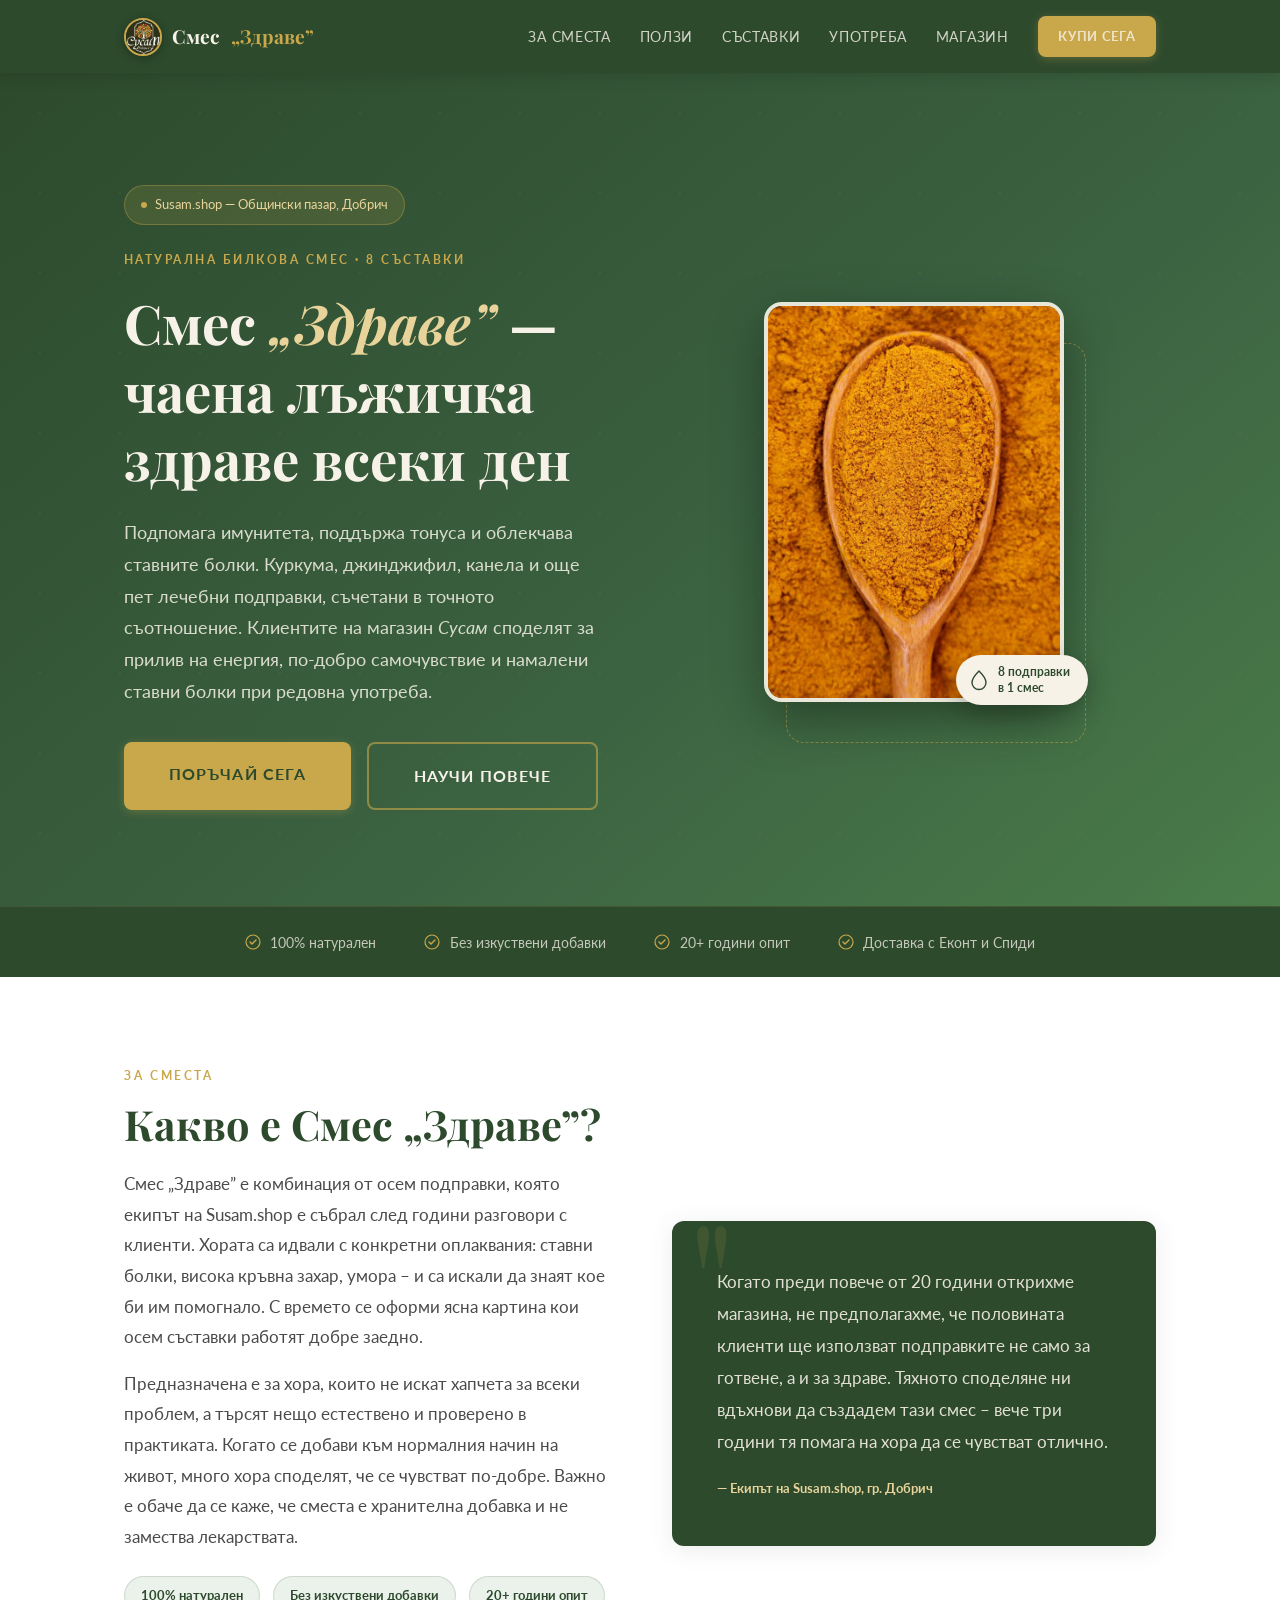
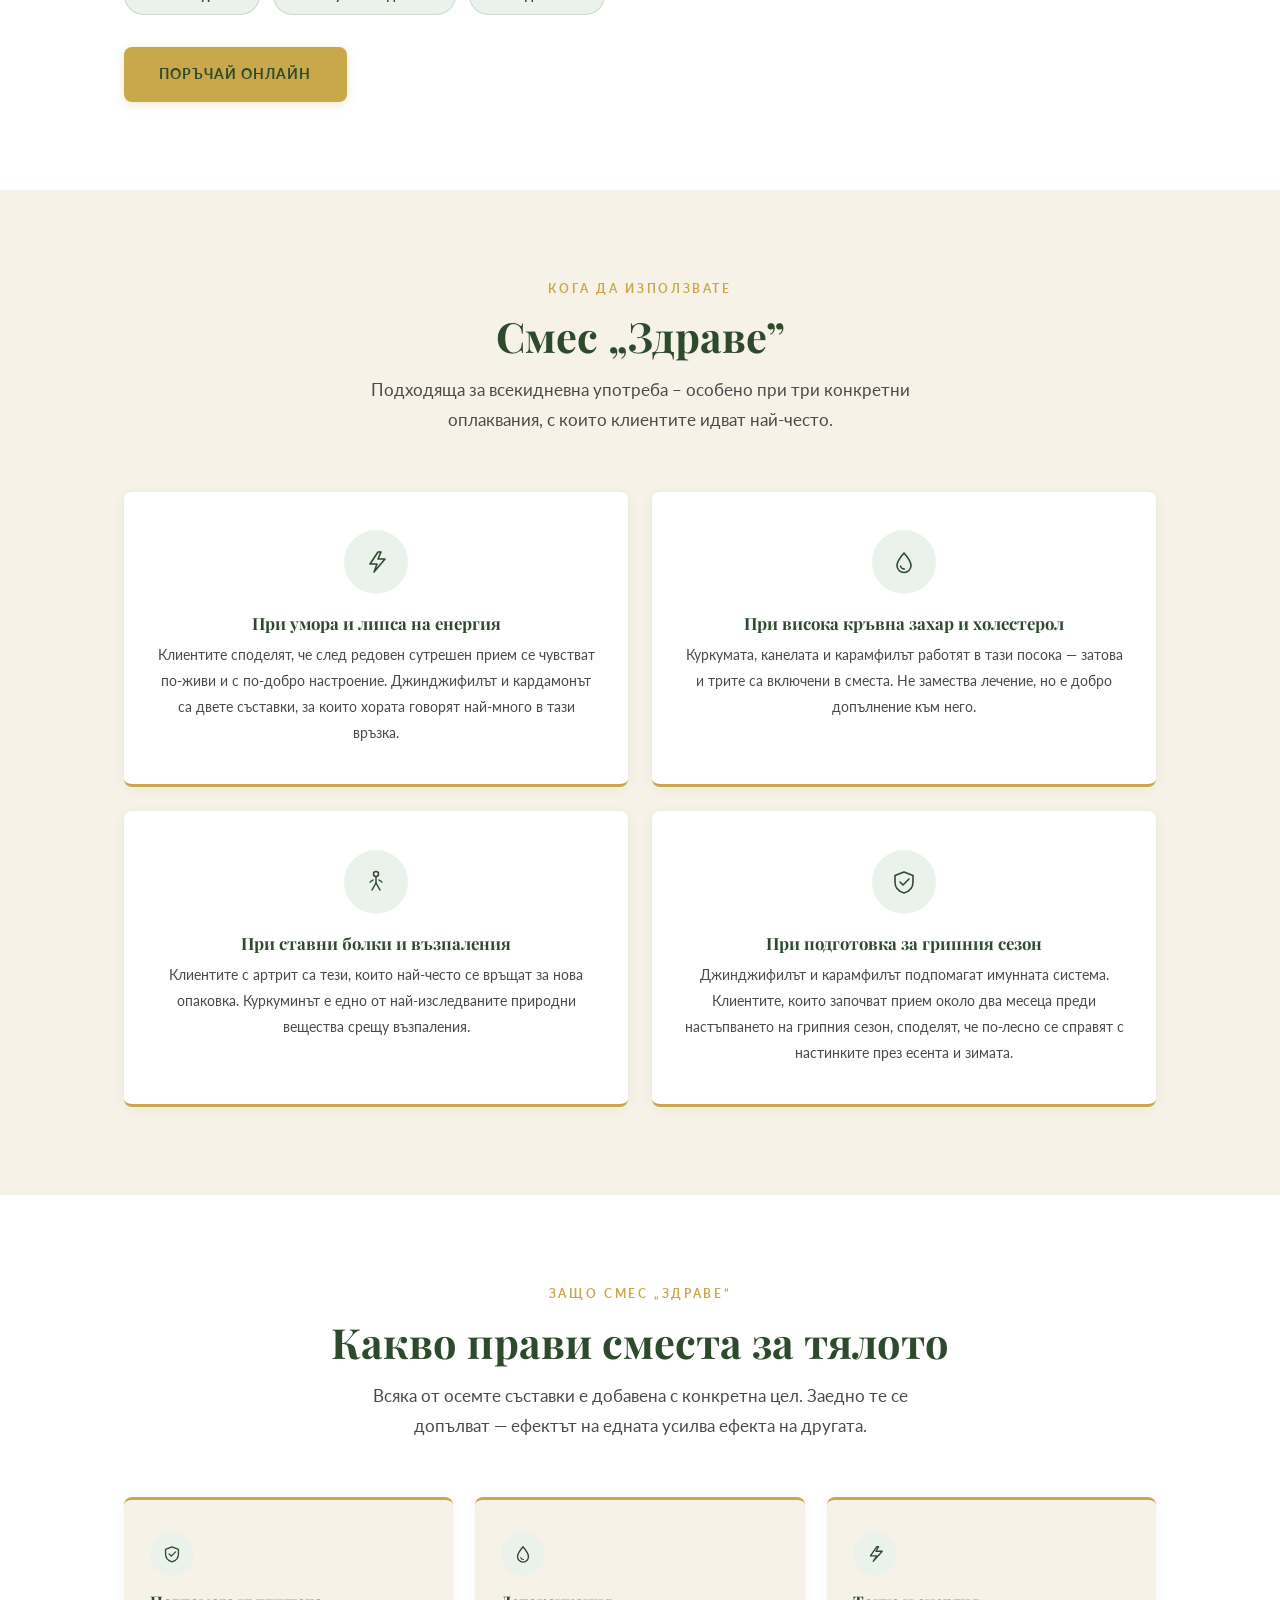
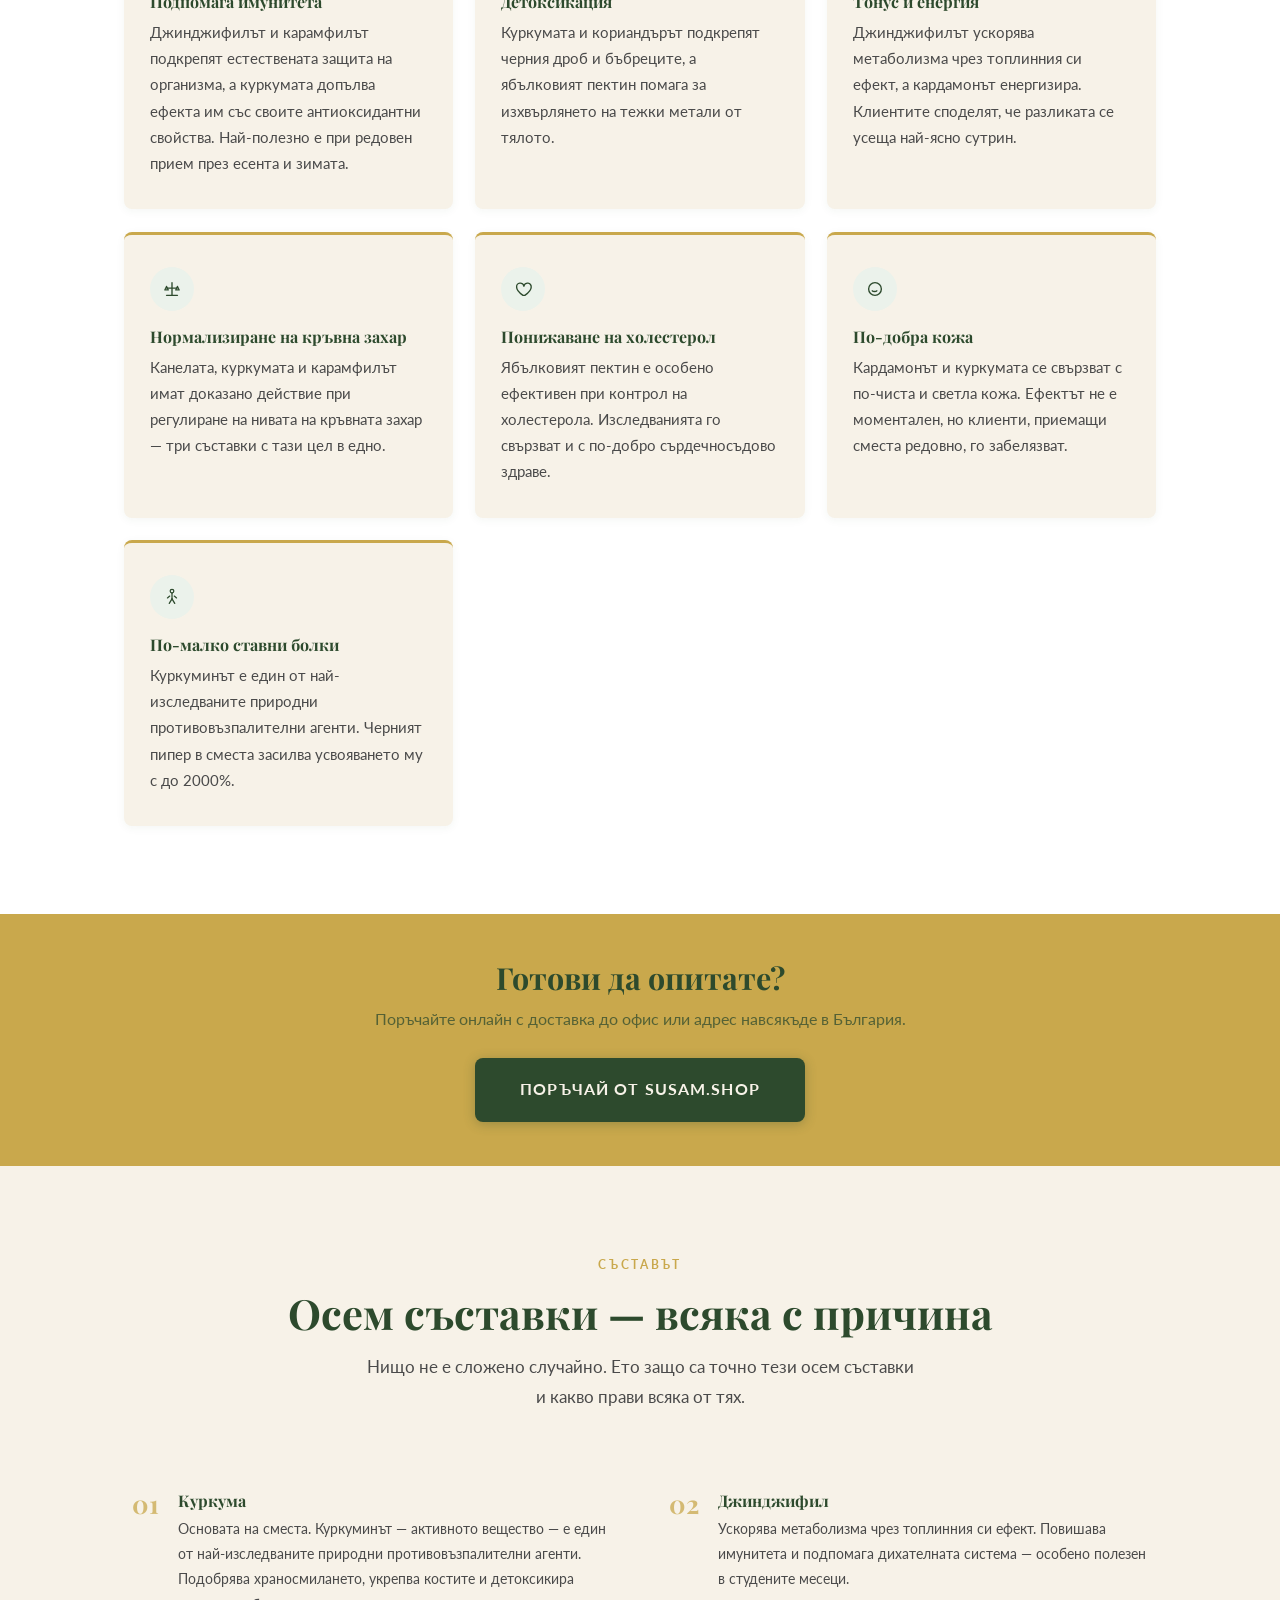
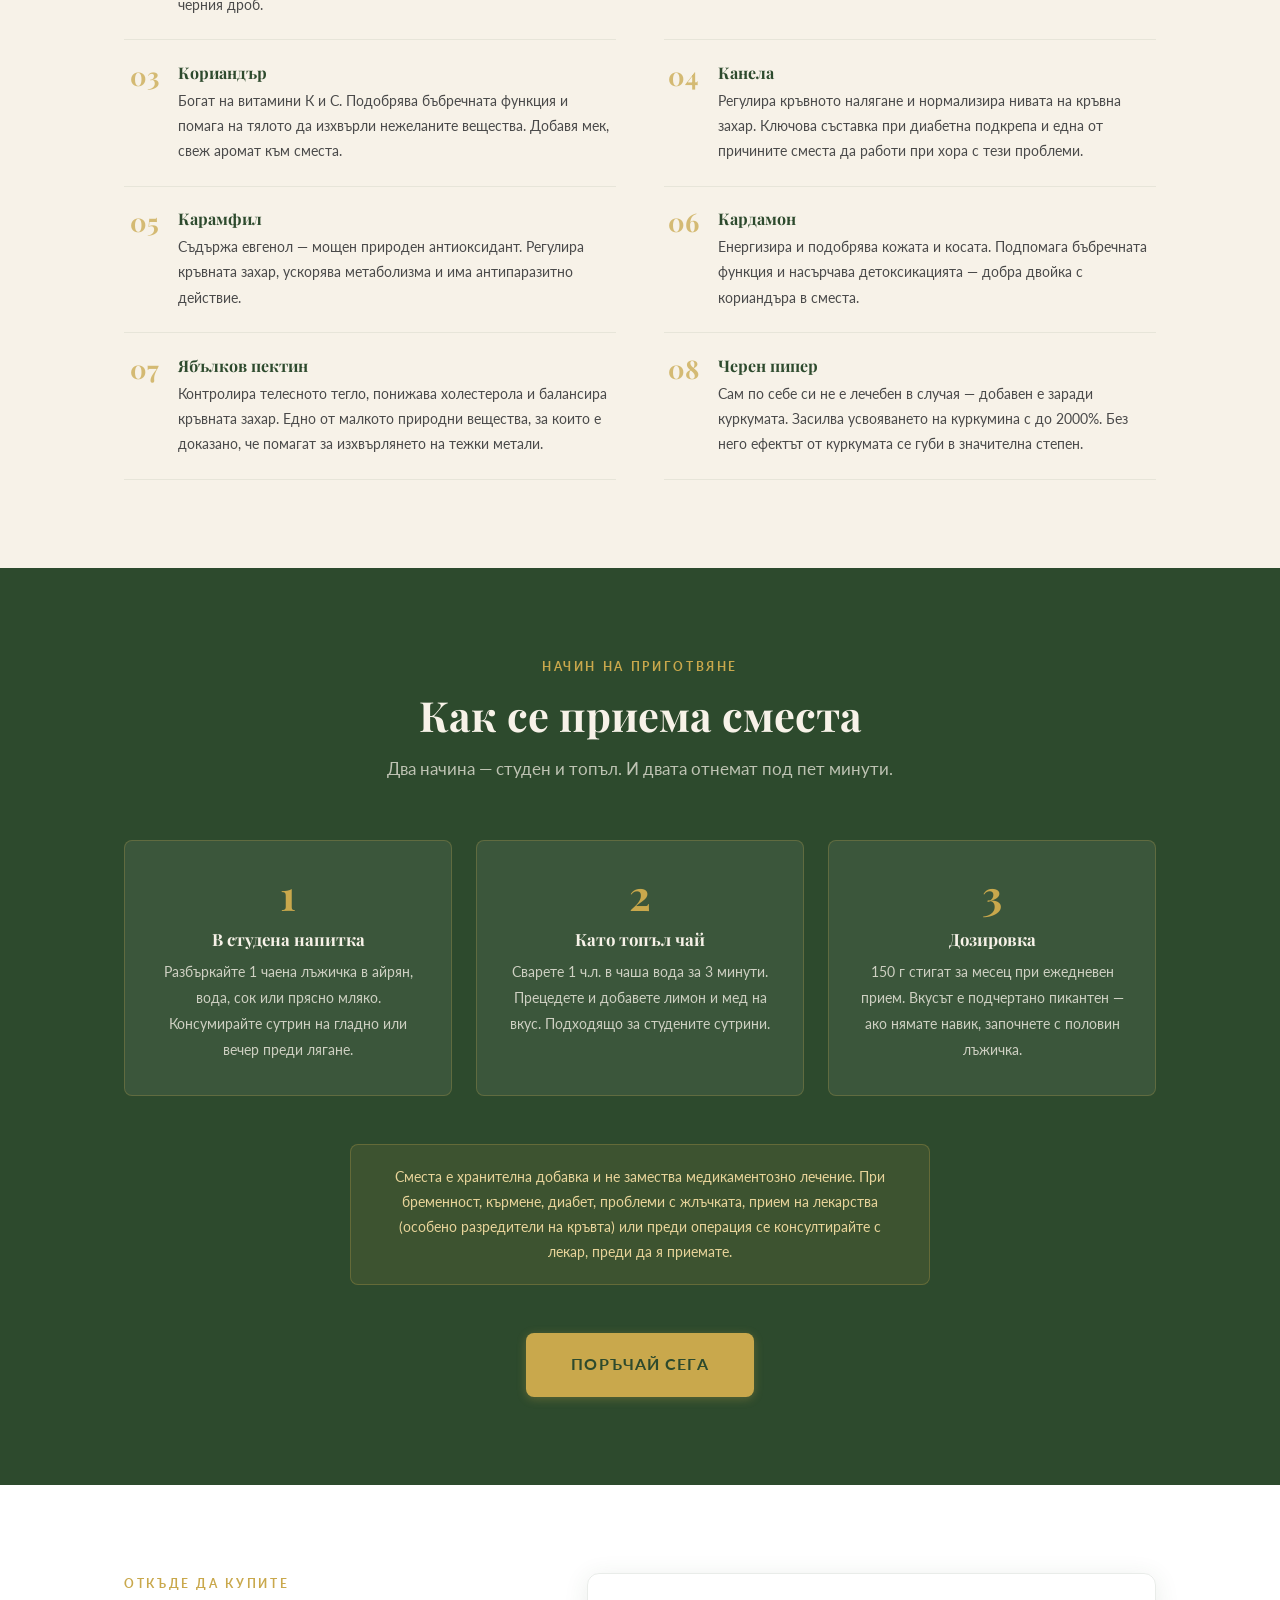
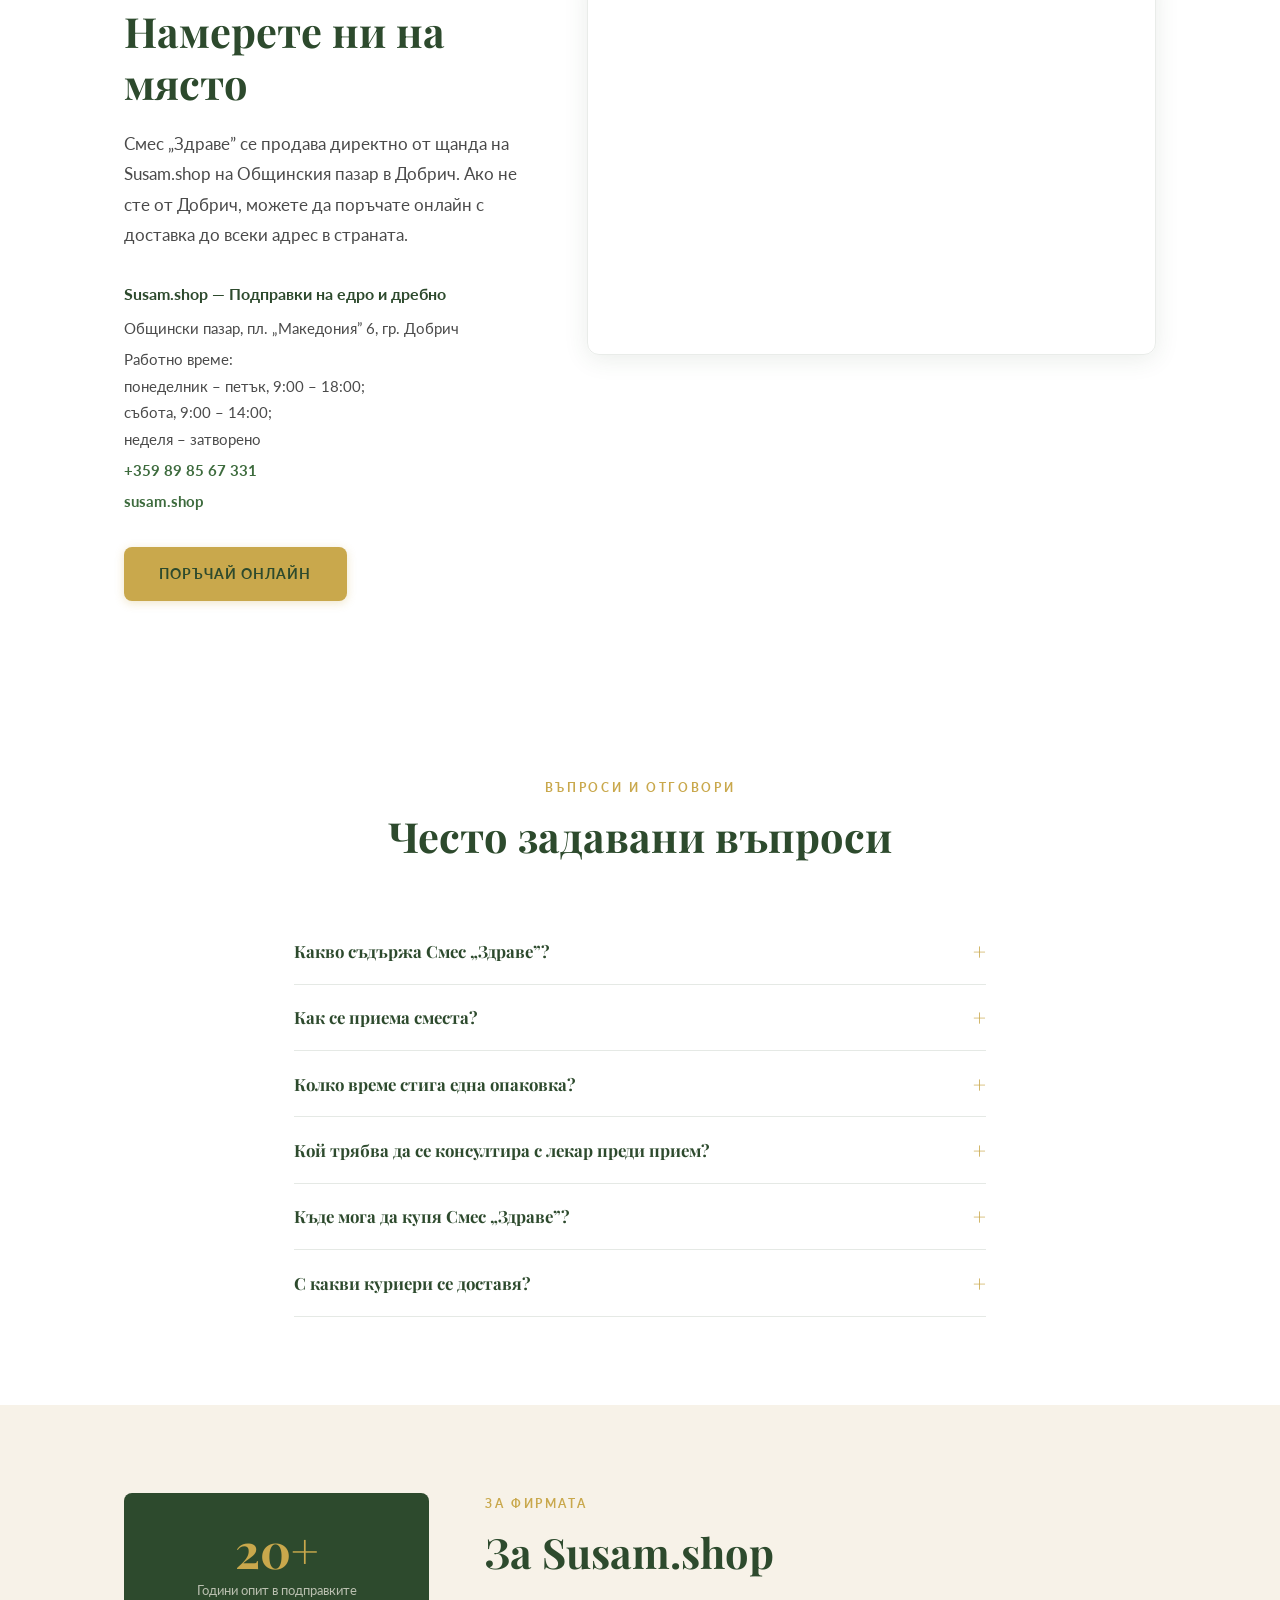
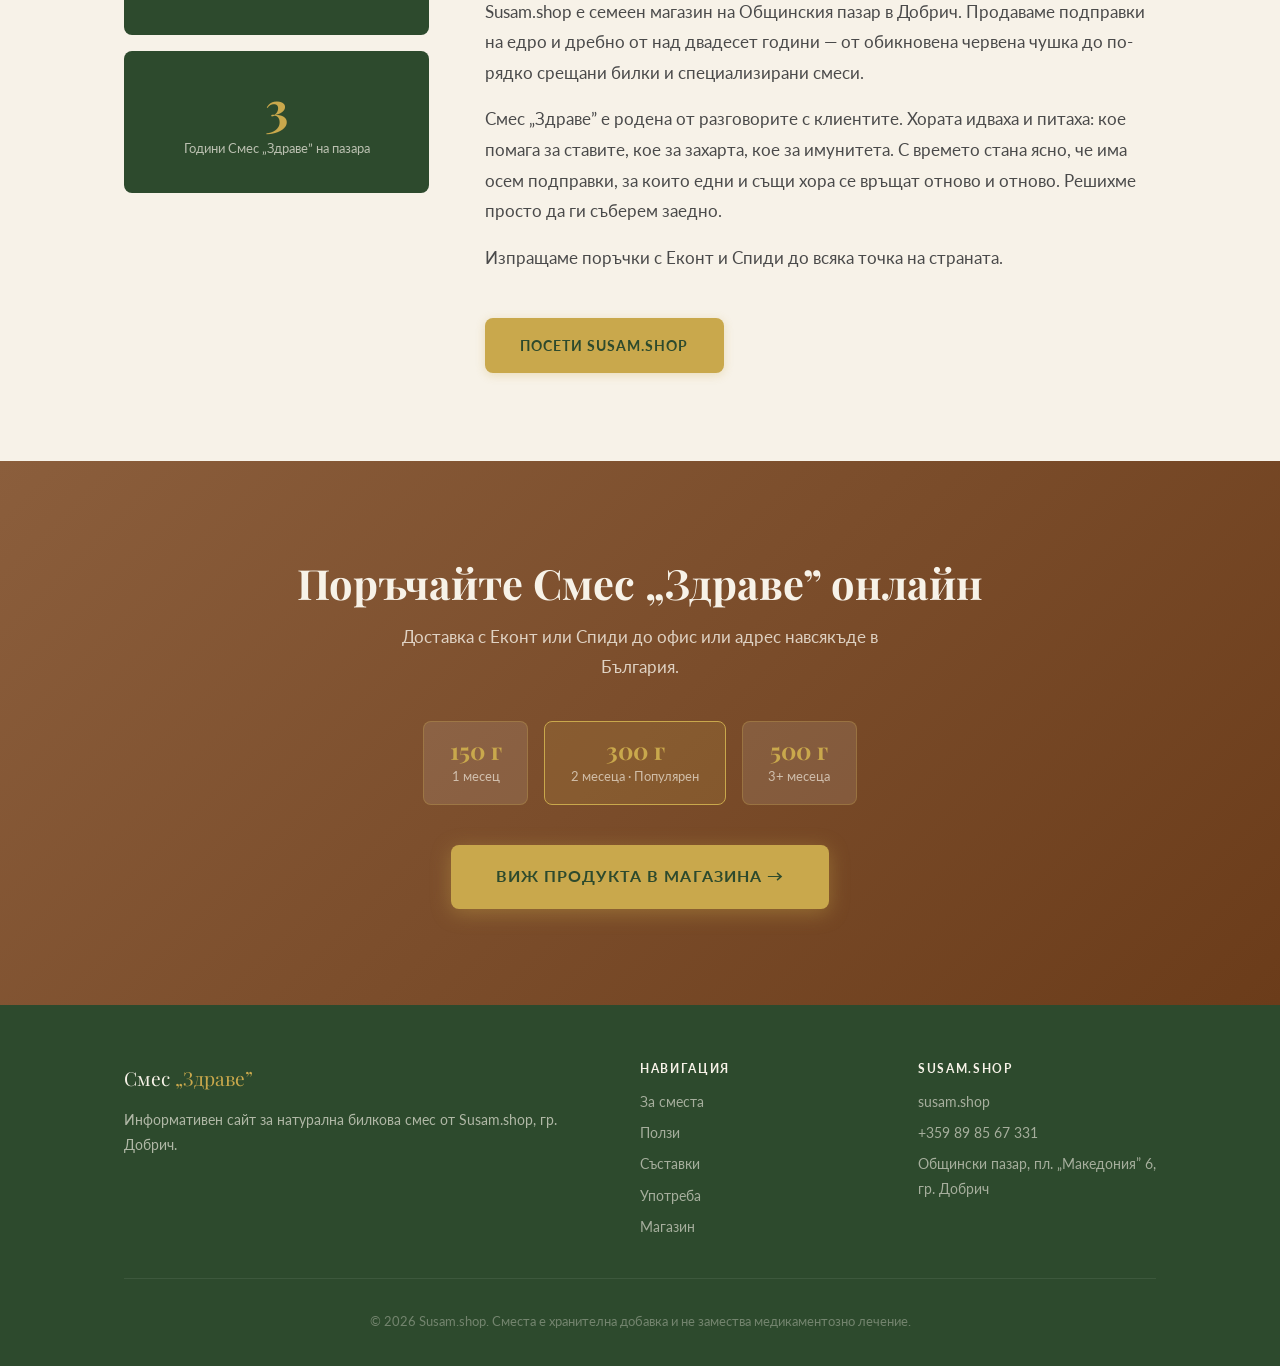
<file: index.html>
<!DOCTYPE html>
<html lang="bg">
<head>
  <meta charset="UTF-8" />
  <meta name="viewport" content="width=device-width, initial-scale=1.0" />
  <meta name="description" content="Смес „Здраве” от Susam.shop, Добрич — куркума, джинджифил, канела и още 5 подправки в едно. Подпомага имунитета, тонуса и ставното здраве, помага при висока кръвна захар и умора. Поръчай онлайн с доставка до цяла България." />
  <meta name="keywords" content="смес здраве, имунитет подправки, билкова смес куркума канела, натурална смес кръвна захар, подправки добрич, susam shop" />
  <meta property="og:title" content="Смес „Здраве” — куркума, канела, джинджифил и още пет подправки в едно" />
  <meta property="og:description" content="Подпомага имунитета и тонуса. Осем подправки, наредени в правилното съотношение. Поръчай онлайн от Susam.shop с доставка до цяла България." />
  <meta property="og:type" content="website" />
  <meta property="og:locale" content="bg_BG" />
  <meta property="og:site_name" content="Смес „Здраве” — Susam.shop" />
  <meta property="og:url" content="https://smes-zdrave.zdravko-home.org/" />
  <meta property="og:image" content="https://susam.shop/wp-content/uploads/2024/03/img_2438_smes_zdrave-scaled.jpg" />
  <meta name="twitter:card" content="summary_large_image" />
  <link rel="canonical" href="https://smes-zdrave.zdravko-home.org/" />
  <title>Смес „Здраве” — натурална билкова смес от Susam.shop, Добрич</title>

  <link rel="icon" href="https://susam.shop/favicon.ico" type="image/x-icon" />

  <script type="application/ld+json">
  {
    "@context": "https://schema.org",
    "@graph": [
      {
        "@type": "Product",
        "name": "Смес „Здраве”",
        "description": "Натурална билкова смес от осем подправки — куркума, джинджифил, канела, кориандър, карамфил, кардамон, ябълков пектин и черен пипер. Подпомага имунитета, тонуса, детоксикацията и нормализирането на кръвна захар.",
        "image": "https://susam.shop/wp-content/uploads/2024/03/img_2438_smes_zdrave-scaled.jpg",
        "brand": {
          "@type": "Brand",
          "name": "Susam.shop"
        },
        "offers": {
          "@type": "AggregateOffer",
          "url": "https://susam.shop/product/smes-zdrave-chaena-lazhichka-zdrave-vseki-den/",
          "priceCurrency": "EUR",
          "lowPrice": "4.45",
          "highPrice": "13.70",
          "availability": "https://schema.org/InStock",
          "seller": {
            "@type": "LocalBusiness",
            "name": "Susam.shop"
          }
        }
      },
      {
        "@type": "LocalBusiness",
        "name": "Susam.shop",
        "description": "Магазин за подправки на едро и дребно на Общинския пазар в Добрич с над 20 години опит.",
        "address": {
          "@type": "PostalAddress",
          "streetAddress": "Общински пазар, пл. „Македония” 6",
          "postalCode": "9300",
          "addressLocality": "Добрич",
          "addressCountry": "BG"
        },
        "telephone": "+359898567331",
        "url": "https://susam.shop",
        "openingHours": "Mo-Fr 09:00-18:00,Sa 09:00-14:00"
      }
    ]
  }
  </script>

  <link rel="preconnect" href="https://fonts.googleapis.com" />
  <link rel="preconnect" href="https://fonts.gstatic.com" crossorigin />
  <link href="https://fonts.googleapis.com/css2?family=Playfair+Display:ital,wght@0,400;0,700;1,400&family=Lato:wght@300;400;700&display=swap" rel="stylesheet" />
  <link rel="stylesheet" href="style.css" />
</head>

<body>

  <!-- НАВИГАЦИЯ -->
  <nav class="navbar" aria-label="Основна навигация">
    <div class="navbar__inner">
      <a href="#" class="navbar__brand"><img src="logo.jpg" alt="Сусам — лого" class="navbar__logo" />Смес <span>„Здраве”</span></a>
      <button id="nav-toggle" class="nav-toggle" aria-label="Отвори меню" aria-expanded="false" onclick="toggleNav()">
        <span></span><span></span><span></span>
      </button>
      <ul class="navbar__links" id="nav-links">
        <li><a href="#about">За сместа</a></li>
        <li><a href="#benefits">Ползи</a></li>
        <li><a href="#ingredients">Съставки</a></li>
        <li><a href="#usage">Употреба</a></li>
        <li><a href="#where">Магазин</a></li>
        <li><a href="https://susam.shop/product/smes-zdrave-chaena-lazhichka-zdrave-vseki-den/" target="_blank" rel="noopener" class="btn">Купи сега</a></li>
      </ul>
    </div>
  </nav>

  <!-- ХЕДЪР -->
  <header class="hero" id="hero">
    <div class="hero__inner">
      <div class="fade-in">
        <div class="hero__badge"><span></span> Susam.shop — Общински пазар, Добрич</div>
        <p class="hero__eyebrow">Натурална билкова смес · 8 съставки</p>
        <h1 class="hero__title">Смес <em>„Здраве”</em> — чаена лъжичка здраве всеки ден</h1>
        <p class="hero__lead">Подпомага имунитета, поддържа тонуса и облекчава ставните болки. Куркума, джинджифил, канела и още пет лечебни подправки, съчетани в точното съотношение. Клиентите на магазин <i>Сусам</i> споделят за прилив на енергия, по-добро самочувствие и намалени ставни болки при редовна употреба.</p>
        <div class="hero__ctas">
          <a href="https://susam.shop/product/smes-zdrave-chaena-lazhichka-zdrave-vseki-den/" target="_blank" rel="noopener" class="btn btn--large">Поръчай сега</a>
          <a href="#about" class="btn btn--outline btn--large">Научи повече</a>
        </div>
      </div>
      <div class="hero__visual fade-in">
        <div class="hero__frame-accent"></div>
        <div class="hero__frame">
          <img src="turmeric-spoon.jpg" alt="Лъжица с куркума, основната подправка в Смес „Здраве”" class="hero__photo" />
        </div>
        <div class="hero__floating-badge">
          <svg width="22" height="22" viewBox="0 0 22 22" fill="none" aria-hidden="true"><path d="M11 2C11 2 4 9 4 13.5a7 7 0 0014 0C18 9 11 2 11 2z" stroke="#2D4A2D" stroke-width="1.4" stroke-linejoin="round" fill="none"/></svg>
          <span>8 подправки<br>в 1 смес</span>
        </div>
      </div>
    </div>
  </header>

  <!-- TRUST BAR -->
  <div class="trust-bar">
    <div class="trust-bar__inner">
      <div class="trust-item">
        <svg width="16" height="16" viewBox="0 0 16 16" fill="none" aria-hidden="true"><circle cx="8" cy="8" r="7" stroke="#C9A84C" stroke-width="1.2"/><path d="M5 8l2 2 4-4" stroke="#C9A84C" stroke-width="1.4" stroke-linecap="round" stroke-linejoin="round"/></svg>
        100% натурален
      </div>
      <div class="trust-item">
        <svg width="16" height="16" viewBox="0 0 16 16" fill="none" aria-hidden="true"><circle cx="8" cy="8" r="7" stroke="#C9A84C" stroke-width="1.2"/><path d="M5 8l2 2 4-4" stroke="#C9A84C" stroke-width="1.4" stroke-linecap="round" stroke-linejoin="round"/></svg>
        Без изкуствени добавки
      </div>
      <div class="trust-item">
        <svg width="16" height="16" viewBox="0 0 16 16" fill="none" aria-hidden="true"><circle cx="8" cy="8" r="7" stroke="#C9A84C" stroke-width="1.2"/><path d="M5 8l2 2 4-4" stroke="#C9A84C" stroke-width="1.4" stroke-linecap="round" stroke-linejoin="round"/></svg>
        20+ години опит
      </div>
      <div class="trust-item">
        <svg width="16" height="16" viewBox="0 0 16 16" fill="none" aria-hidden="true"><circle cx="8" cy="8" r="7" stroke="#C9A84C" stroke-width="1.2"/><path d="M5 8l2 2 4-4" stroke="#C9A84C" stroke-width="1.4" stroke-linecap="round" stroke-linejoin="round"/></svg>
        Доставка с Еконт и Спиди
      </div>
    </div>
  </div>

  <!-- ЗА СМЕСТА -->
  <section id="about" class="about">
    <div class="container">
      <div class="about__grid">
        <div class="about__text fade-in">
          <span class="eyebrow">За сместа</span>
          <h2>Какво е Смес „Здраве”?</h2> 
          <p>Смес „Здраве” е комбинация от осем подправки, която екипът на Susam.shop е събрал след години разговори с клиенти. Хората са идвали с конкретни оплаквания: ставни болки, висока кръвна захар, умора – и са искали да знаят кое би им помогнало. С времето се оформи ясна картина кои осем съставки работят добре заедно.</p>
          <p>Предназначена е за хора, които не искат хапчета за всеки проблем, а търсят нещо естествено и проверено в практиката. Когато се добави към нормалния начин на живот, много хора споделят, че се чувстват по-добре. Важно е обаче да се каже, че сместа е хранителна добавка и не замества лекарствата.</p>
          <div class="about__badges">
            <span class="about__badge">100% натурален</span>
            <span class="about__badge">Без изкуствени добавки</span>
            <span class="about__badge">20+ години опит</span>
          </div>
          <div class="about__cta-wrap">
            <a href="https://susam.shop/product/smes-zdrave-chaena-lazhichka-zdrave-vseki-den/" target="_blank" rel="noopener" class="btn">Поръчай онлайн</a>
          </div>
        </div>
        <div class="about__quote fade-in">
          <p>Когато преди повече от 20 години открихме магазина, не предполагахме, че половината клиенти ще използват подправките не само за готвене, а и за здраве. Тяхното споделяне ни вдъхнови да създадем тази смес – вече три години тя помага на хора да се чувстват отлично.</p>
          <cite>— Екипът на Susam.shop, гр. Добрич</cite>
        </div>
      </div>
    </div>
  </section>

  <!-- КОГА ДА ИЗПОЛЗВАТЕ -->
  <section class="when">
    <div class="container">
      <div class="section-header fade-in">
        <span class="eyebrow">Кога да използвате</span>
        <h2>Смес „Здраве”</h2>
        <p>Подходяща за всекидневна употреба – особено при три конкретни оплаквания, с които клиентите идват най-често.</p>
      </div>
      <div class="when__grid">
        <div class="when-card fade-in">
          <div class="when-card__icon">
            <!-- Икона: светкавица / енергия -->
            <svg width="28" height="28" viewBox="0 0 28 28" fill="none" aria-hidden="true">
              <path d="M16 4L8 16h7l-3 8 11-13h-7l3-7z" stroke="#2D4A2D" stroke-width="1.6" stroke-linejoin="round" fill="none"/>
            </svg>
          </div>
          <h3>При умора и липса на енергия</h3>
          <p>Клиентите споделят, че след редовен сутрешен прием се чувстват по-живи и с по-добро настроение. Джинджифилът и кардамонът са двете съставки, за които хората говорят най-много в тази връзка.</p>
        </div>
        <div class="when-card fade-in">
          <div class="when-card__icon">
            <!-- Икона: капка кръв / захар -->
            <svg width="28" height="28" viewBox="0 0 28 28" fill="none" aria-hidden="true">
              <path d="M14 5 C14 5 7 13 7 17.5 a7 7 0 0 0 14 0 C21 13 14 5 14 5z" stroke="#2D4A2D" stroke-width="1.6" fill="none" stroke-linejoin="round"/>
              <path d="M10.5 18 a4 4 0 0 0 4 3" stroke="#2D4A2D" stroke-width="1.3" stroke-linecap="round"/>
            </svg>
          </div>
          <h3>При висока кръвна захар и холестерол</h3>
          <p>Куркумата, канелата и карамфилът работят в тази посока — затова и трите са включени в сместа. Не замества лечение, но е добро допълнение към него.</p>
        </div>
        <div class="when-card fade-in">
          <div class="when-card__icon">
            <!-- Икона: човешка фигура / става -->
            <svg width="28" height="28" viewBox="0 0 28 28" fill="none" aria-hidden="true">
              <circle cx="14" cy="6" r="2.5" stroke="#2D4A2D" stroke-width="1.5" fill="none"/>
              <path d="M14 9v6" stroke="#2D4A2D" stroke-width="1.5" stroke-linecap="round"/>
              <path d="M14 15 L10 22" stroke="#2D4A2D" stroke-width="1.5" stroke-linecap="round"/>
              <path d="M14 15 L18 22" stroke="#2D4A2D" stroke-width="1.5" stroke-linecap="round"/>
              <path d="M11 12 L8 14" stroke="#2D4A2D" stroke-width="1.5" stroke-linecap="round"/>
              <path d="M17 12 L20 14" stroke="#2D4A2D" stroke-width="1.5" stroke-linecap="round"/>
            </svg>
          </div>
          <h3>При ставни болки и възпаления</h3>
          <p>Клиентите с артрит са тези, които най-често се връщат за нова опаковка. Куркуминът е едно от най-изследваните природни вещества срещу възпаления.</p>
        </div>
        <div class="when-card fade-in">
          <div class="when-card__icon">
            <!-- Икона: щит / имунитет -->
            <svg width="28" height="28" viewBox="0 0 28 28" fill="none" aria-hidden="true">
              <path d="M14 4l9 3.5v6.5c0 6-4 9.5-9 11-5-1.5-9-5-9-11V7.5L14 4z" stroke="#2D4A2D" stroke-width="1.6" stroke-linejoin="round" fill="none"/>
              <path d="M10 14l3 3 6-6" stroke="#2D4A2D" stroke-width="1.6" stroke-linecap="round" stroke-linejoin="round"/>
            </svg>
          </div>
          <h3>При подготовка за грипния сезон</h3>
          <p>Джинджифилът и карамфилът подпомагат имунната система. Клиентите, които започват прием около два месеца преди настъпването на грипния сезон, споделят, че по-лесно се справят с настинките през есента и зимата.</p>
        </div>
      </div>
    </div>
  </section>

  <!-- ПОЛЗИ -->
  <section id="benefits" class="benefits">
    <div class="container">
      <div class="section-header fade-in">
        <span class="eyebrow">Защо Смес „Здраве”</span>
        <h2>Какво прави сместа за тялото</h2>
        <p>Всяка от осемте съставки е добавена с конкретна цел. Заедно те се допълват — ефектът на едната усилва ефекта на другата.</p>
      </div>
      <div class="benefits__grid">
        <div class="benefit-card fade-in">
          <!-- Икона: щит — имунитет -->
          <div class="benefit-card__icon"><svg width="20" height="20" viewBox="0 0 28 28" fill="none" aria-hidden="true"><path d="M14 4l9 3.5v6.5c0 6-4 9.5-9 11-5-1.5-9-5-9-11V7.5L14 4z" stroke="#2D4A2D" stroke-width="1.8" stroke-linejoin="round" fill="none"/><path d="M10 14l3 3 6-6" stroke="#2D4A2D" stroke-width="1.8" stroke-linecap="round" stroke-linejoin="round"/></svg></div>
          <h3>Подпомага имунитета</h3>
          <p>Джинджифилът и карамфилът подкрепят естествената защита на организма, а куркумата допълва ефекта им със своите антиоксидантни свойства. Най-полезно е при редовен прием през есента и зимата.</p>
        </div>
        <div class="benefit-card fade-in">
          <!-- Икона: капка — детоксикация -->
          <div class="benefit-card__icon"><svg width="20" height="20" viewBox="0 0 22 22" fill="none" aria-hidden="true"><path d="M11 3C11 3 5 10 5 14a6 6 0 0012 0C17 10 11 3 11 3z" stroke="#2D4A2D" stroke-width="1.5" stroke-linejoin="round" fill="none"/><path d="M8.5 15a3 3 0 003 2" stroke="#2D4A2D" stroke-width="1.2" stroke-linecap="round"/></svg></div>
          <h3>Детоксикация</h3>
          <p>Куркумата и кориандърът подкрепят черния дроб и бъбреците, а ябълковият пектин помага за изхвърлянето на тежки метали от тялото.</p>
        </div>
        <div class="benefit-card fade-in">
          <!-- Икона: светкавица — енергия -->
          <div class="benefit-card__icon"><svg width="20" height="20" viewBox="0 0 22 22" fill="none" aria-hidden="true"><path d="M13 3L6 13h7l-4 6 10-11h-7l3-5z" stroke="#2D4A2D" stroke-width="1.5" stroke-linejoin="round" fill="none"/></svg></div>
          <h3>Тонус и енергия</h3>
          <p>Джинджифилът ускорява метаболизма чрез топлинния си ефект, а кардамонът енергизира. Клиентите споделят, че разликата се усеща най-ясно сутрин.</p>
        </div>
        <div class="benefit-card fade-in">
          <!-- Икона: везни/баланс — кръвна захар -->
          <div class="benefit-card__icon"><svg width="20" height="20" viewBox="0 0 22 22" fill="none" aria-hidden="true"><path d="M11 4v14" stroke="#2D4A2D" stroke-width="1.5" stroke-linecap="round"/><path d="M5 18h12" stroke="#2D4A2D" stroke-width="1.5" stroke-linecap="round"/><path d="M5 8l-2 4h4L5 8z" stroke="#2D4A2D" stroke-width="1.2" stroke-linejoin="round" fill="none"/><path d="M17 8l-2 4h4l-2-4z" stroke="#2D4A2D" stroke-width="1.2" stroke-linejoin="round" fill="none"/><path d="M5 10h6M11 10h6" stroke="#2D4A2D" stroke-width="1.2" stroke-linecap="round"/></svg></div>
          <h3>Нормализиране на кръвна захар</h3>
          <p>Канелата, куркумата и карамфилът имат доказано действие при регулиране на нивата на кръвната захар — три съставки с тази цел в едно.</p>
        </div>
        <div class="benefit-card fade-in">
          <!-- Икона: сърце — холестерол/сърдечносъдово -->
          <div class="benefit-card__icon"><svg width="20" height="20" viewBox="0 0 22 22" fill="none" aria-hidden="true"><path d="M11 18s-7-5-7-9a4 4 0 018-1 4 4 0 018 1c0 4-7 9-7 9z" stroke="#2D4A2D" stroke-width="1.5" stroke-linejoin="round" fill="none"/></svg></div>
          <h3>Понижаване на холестерол</h3>
          <p>Ябълковият пектин е особено ефективен при контрол на холестерола. Изследванията го свързват и с по-добро сърдечносъдово здраве.</p>
        </div>
        <div class="benefit-card fade-in">
          <!-- Икона: усмивка в кръг — кожа (запазена) -->
          <div class="benefit-card__icon"><svg width="20" height="20" viewBox="0 0 22 22" fill="none" aria-hidden="true"><circle cx="11" cy="11" r="7" stroke="#2D4A2D" stroke-width="1.5" fill="none"/><path d="M8 13c.8 1 4.2 1 5 0" stroke="#2D4A2D" stroke-width="1.5" stroke-linecap="round"/></svg></div>
          <h3>По-добра кожа</h3>
          <p>Кардамонът и куркумата се свързват с по-чиста и светла кожа. Ефектът не е моментален, но клиенти, приемащи сместа редовно, го забелязват.</p>
        </div>
        <div class="benefit-card fade-in">
          <!-- Икона: човешка фигура — ставни болки -->
          <div class="benefit-card__icon"><svg width="20" height="20" viewBox="0 0 22 22" fill="none" aria-hidden="true"><circle cx="11" cy="4.5" r="2" stroke="#2D4A2D" stroke-width="1.4" fill="none"/><path d="M11 7v6" stroke="#2D4A2D" stroke-width="1.4" stroke-linecap="round"/><path d="M11 13l-3 5" stroke="#2D4A2D" stroke-width="1.4" stroke-linecap="round"/><path d="M11 13l3 5" stroke="#2D4A2D" stroke-width="1.4" stroke-linecap="round"/><path d="M8.5 10L6 12" stroke="#2D4A2D" stroke-width="1.4" stroke-linecap="round"/><path d="M13.5 10L16 12" stroke="#2D4A2D" stroke-width="1.4" stroke-linecap="round"/></svg></div>
          <h3>По-малко ставни болки</h3>
          <p>Куркуминът е един от най-изследваните природни противовъзпалителни агенти. Черният пипер в сместа засилва усвояването му с до 2000%.</p>
        </div>
      </div>
    </div>
  </section>

  <!-- СРЕДНА CTA ЛЕНТА -->
  <div class="cta-strip">
    <div class="container--narrow">
      <h2>Готови да опитате?</h2>
      <p>Поръчайте онлайн с доставка до офис или адрес навсякъде в България.</p>
      <a href="https://susam.shop/product/smes-zdrave-chaena-lazhichka-zdrave-vseki-den/" target="_blank" rel="noopener" class="btn btn--large">Поръчай от susam.shop</a>
    </div>
  </div>

  <!-- СЪСТАВКИ -->
  <section id="ingredients" class="ingredients">
    <div class="container">
      <div class="section-header fade-in">
        <span class="eyebrow">Съставът</span>
        <h2>Осем съставки — всяка с причина</h2>
        <p>Нищо не е сложено случайно. Ето защо са точно тези осем съставки и какво прави всяка от тях.</p>
      </div>
      <div class="ingredients__grid">
        <div class="ingredient fade-in"><span class="ingredient__num">01</span><div><h4>Куркума</h4><p>Основата на сместа. Куркуминът — активното вещество — е един от най-изследваните природни противовъзпалителни агенти. Подобрява храносмилането, укрепва костите и детоксикира черния дроб.</p></div></div>
        <div class="ingredient fade-in"><span class="ingredient__num">02</span><div><h4>Джинджифил</h4><p>Ускорява метаболизма чрез топлинния си ефект. Повишава имунитета и подпомага дихателната система — особено полезен в студените месеци.</p></div></div>
        <div class="ingredient fade-in"><span class="ingredient__num">03</span><div><h4>Кориандър</h4><p>Богат на витамини К и С. Подобрява бъбречната функция и помага на тялото да изхвърли нежеланите вещества. Добавя мек, свеж аромат към сместа.</p></div></div>
        <div class="ingredient fade-in"><span class="ingredient__num">04</span><div><h4>Канела</h4><p>Регулира кръвното налягане и нормализира нивата на кръвна захар. Ключова съставка при диабетна подкрепа и една от причините сместа да работи при хора с тези проблеми.</p></div></div>
        <div class="ingredient fade-in"><span class="ingredient__num">05</span><div><h4>Карамфил</h4><p>Съдържа евгенол — мощен природен антиоксидант. Регулира кръвната захар, ускорява метаболизма и има антипаразитно действие.</p></div></div>
        <div class="ingredient fade-in"><span class="ingredient__num">06</span><div><h4>Кардамон</h4><p>Енергизира и подобрява кожата и косата. Подпомага бъбречната функция и насърчава детоксикацията — добра двойка с кориандъра в сместа.</p></div></div>
        <div class="ingredient fade-in"><span class="ingredient__num">07</span><div><h4>Ябълков пектин</h4><p>Контролира телесното тегло, понижава холестерола и балансира кръвната захар. Едно от малкото природни вещества, за които е доказано, че помагат за изхвърлянето на тежки метали.</p></div></div>
        <div class="ingredient fade-in"><span class="ingredient__num">08</span><div><h4>Черен пипер</h4><p>Сам по себе си не е лечебен в случая — добавен е заради куркумата. Засилва усвояването на куркумина с до 2000%. Без него ефектът от куркумата се губи в значителна степен.</p></div></div>
      </div>
    </div>
  </section>

  <!-- УПОТРЕБА -->
  <section id="usage" class="usage">
    <div class="container">
      <div class="section-header section-header--light fade-in">
        <span class="eyebrow">Начин на приготвяне</span>
        <h2>Как се приема сместа</h2>
        <p>Два начина — студен и топъл. И двата отнемат под пет минути.</p>
      </div>
      <div class="usage__grid">
        <div class="usage__card fade-in">
          <div class="usage__num">1</div>
          <h3>В студена напитка</h3>
          <p>Разбъркайте 1 чаена лъжичка в айрян, вода, сок или прясно мляко. Консумирайте сутрин на гладно или вечер преди лягане.</p>
        </div>
        <div class="usage__card fade-in">
          <div class="usage__num">2</div>
          <h3>Като топъл чай</h3>
          <p>Сварете 1 ч.л. в чаша вода за 3 минути. Прецедете и добавете лимон и мед на вкус. Подходящо за студените сутрини.</p>
        </div>
        <div class="usage__card fade-in">
          <div class="usage__num">3</div>
          <h3>Дозировка</h3>
          <p>150 г стигат за месец при ежедневен прием. Вкусът е подчертано пикантен — ако нямате навик, започнете с половин лъжичка.</p>
        </div>
      </div>
      <p class="usage__note">Сместа е хранителна добавка и не замества медикаментозно лечение. При бременност, кърмене, диабет, проблеми с жлъчката, прием на лекарства (особено разредители на кръвта) или преди операция се консултирайте с лекар, преди да я приемате.</p>
      <div class="usage__cta">
        <a href="https://susam.shop/product/smes-zdrave-chaena-lazhichka-zdrave-vseki-den/" target="_blank" rel="noopener" class="btn btn--large">Поръчай сега</a>
      </div>
    </div>
  </section>

  <!-- КАРТА — ОТКЪДЕ ДА КУПИТЕ -->
  <section id="where" class="where">
    <div class="container">
      <div class="where__inner">
        <div class="where__text fade-in">
          <span class="eyebrow">Откъде да купите</span>
          <h2>Намерете ни на място</h2>
          <p>Смес „Здраве” се продава директно от щанда на Susam.shop на Общинския пазар в Добрич. Ако не сте от Добрич, можете да поръчате онлайн с доставка до всеки адрес в страната.</p>
          <address>
            <strong>Susam.shop — Подправки на едро и дребно</strong>
            <p>Общински пазар, пл. „Македония” 6, гр. Добрич</p>
            <p>Работно време: <br> понеделник – петък, 9:00 – 18:00; <br> събота, 9:00 – 14:00; <br> неделя – затворено</p>
            <p><a href="tel:+359898567331">+359 89 85 67 331</a></p>
            <p><a href="https://susam.shop" target="_blank" rel="noopener">susam.shop</a></p>
          </address>
          <div style="margin-top:2rem;">
            <a href="https://susam.shop/product/smes-zdrave-chaena-lazhichka-zdrave-vseki-den/" target="_blank" rel="noopener" class="btn">Поръчай онлайн</a>
          </div>
        </div>
        <div class="where__map fade-in">
          <iframe
            title="Местоположение на Susam.shop на Общинския пазар в Добрич"
            src="https://www.google.com/maps/embed?pb=!1m18!1m12!1m3!1d572.4!2d27.8340681!3d43.5698231!2m3!1f0!2f0!3f0!3m2!1i1024!2i768!4f13.1!3m3!1m2!1s0x40a5177a25257087%3A0xb78c5bb374c2d396!2z0JzQsNCz0LDQt9C40L0g0LfQsCDQn9C-0LTQv9GA0LDQstC60Lg!5e0!3m2!1sbg!2sbg!4v1"
            allowfullscreen=""
            loading="lazy"
            referrerpolicy="no-referrer-when-downgrade">
          </iframe>
        </div>
      </div>
    </div>
  </section>

  <!-- ЧЕСТО ЗАДАВАНИ ВЪПРОСИ -->
  <section id="faq" class="faq">
    <div class="container--narrow">
      <div class="section-header fade-in">
        <span class="eyebrow">Въпроси и отговори</span>
        <h2>Често задавани въпроси</h2>
      </div>
      <div class="faq__list fade-in">
        <details>
          <summary>Какво съдържа Смес „Здраве”?</summary>
          <p>Осем съставки: куркума, джинджифил, кориандър, канела, карамфил, кардамон, ябълков пектин и черен пипер. Сместа е без изкуствени добавки.</p>
        </details>
        <details>
          <summary>Как се приема сместа?</summary>
          <p>По една чаена лъжичка, разбъркана в айрян, вода, сок или мляко, или сварена три минути във вода като топъл чай. Вкусът е подчертано пикантен, затова при първа употреба може да започнете с половин лъжичка.</p>
        </details>
        <details>
          <summary>Колко време стига една опаковка?</summary>
          <p>150 г стигат за около месец при ежедневен прием по една чаена лъжичка. Опаковките от 300 г и 500 г са за два и повече месеца.</p>
        </details>
        <details>
          <summary>Кой трябва да се консултира с лекар преди прием?</summary>
          <p>Бременни и кърмещи жени, хора с проблеми с жлъчката или диабет, приемащи лекарства (особено разредители на кръвта) и преди планирана операция. Сместа е хранителна добавка и не замества лечение.</p>
        </details>
        <details>
          <summary>Къде мога да купя Смес „Здраве”?</summary>
          <p>На щанда на Susam.shop на Общинския пазар в Добрич (пл. „Македония” 6) или онлайн от susam.shop с доставка до цяла България.</p>
        </details>
        <details>
          <summary>С какви куриери се доставя?</summary>
          <p>Изпращаме с Еконт и Спиди до офис или адрес навсякъде в страната.</p>
        </details>
      </div>
    </div>
  </section>

  <!-- ЗА ФИРМАТА -->
  <section id="company" class="company">
    <div class="container">
      <div class="company__inner">
        <div class="fade-in">
          <div class="stat-card">
            <div class="stat-card__num">20+</div>
            <div class="stat-card__label">Години опит в подправките</div>
          </div>
          <div class="stat-card">
            <div class="stat-card__num">3</div>
            <div class="stat-card__label">Години Смес „Здраве” на пазара</div>
          </div>
        </div>
        <div class="company__text fade-in">
          <span class="eyebrow">За фирмата</span>
          <h2>За Susam.shop</h2>
          <p>Susam.shop е семеен магазин на Общинския пазар в Добрич. Продаваме подправки на едро и дребно от над двадесет години — от обикновена червена чушка до по-рядко срещани билки и специализирани смеси.</p>
          <p>Смес „Здраве” е родена от разговорите с клиентите. Хората идваха и питаха: кое помага за ставите, кое за захарта, кое за имунитета. С времето стана ясно, че има осем подправки, за които едни и същи хора се връщат отново и отново. Решихме просто да ги съберем заедно.</p>
          <p>Изпращаме поръчки с Еконт и Спиди до всяка точка на страната.</p>
          <a href="https://susam.shop" target="_blank" rel="noopener" class="btn">Посети susam.shop</a>
        </div>
      </div>
    </div>
  </section>

  <!-- ФИНАЛНА ПОРЪЧКА -->
  <section id="order" class="cta-final">
    <div class="container--narrow">
      <h2>Поръчайте Смес „Здраве” онлайн</h2>
      <p>Доставка с Еконт или Спиди до офис или адрес навсякъде в България.</p>
      <div class="packages">
        <div class="package">
          <div class="package__weight">150 г</div>
          <div class="package__label">1 месец</div>
        </div>
        <div class="package package--featured">
          <div class="package__weight">300 г</div>
          <div class="package__label">2 месеца · Популярен</div>
        </div>
        <div class="package">
          <div class="package__weight">500 г</div>
          <div class="package__label">3+ месеца</div>
        </div>
      </div>
      <a href="https://susam.shop/product/smes-zdrave-chaena-lazhichka-zdrave-vseki-den/"
         target="_blank" rel="noopener" class="btn btn--large">Виж продукта в магазина →</a>
    </div>
  </section>

  <!-- FOOTER -->
  <footer>
    <div class="container">
      <div class="footer__grid">
        <div>
          <div class="footer__brand">Смес <span>„Здраве”</span></div>
          <p>Информативен сайт за натурална билкова смес от Susam.shop, гр. Добрич.</p>
        </div>
        <div>
          <h4>Навигация</h4>
          <ul>
            <li><a href="#about">За сместа</a></li>
            <li><a href="#benefits">Ползи</a></li>
            <li><a href="#ingredients">Съставки</a></li>
            <li><a href="#usage">Употреба</a></li>
            <li><a href="#where">Магазин</a></li>
          </ul>
        </div>
        <div>
          <h4>Susam.shop</h4>
          <ul>
            <li><a href="https://susam.shop" target="_blank" rel="noopener">susam.shop</a></li>
            <li><a href="tel:+359898567331">+359 89 85 67 331</a></li>
            <li><a href="#where">Общински пазар, пл. „Македония” 6, гр. Добрич</a></li>
          </ul>
        </div>
      </div>
      <div class="footer__bottom">
        <p>© 2026 Susam.shop. Сместа е хранителна добавка и не замества медикаментозно лечение.</p>
      </div>
    </div>
  </footer>

  <script src="script.js"></script>
</body>
</html>
</file>
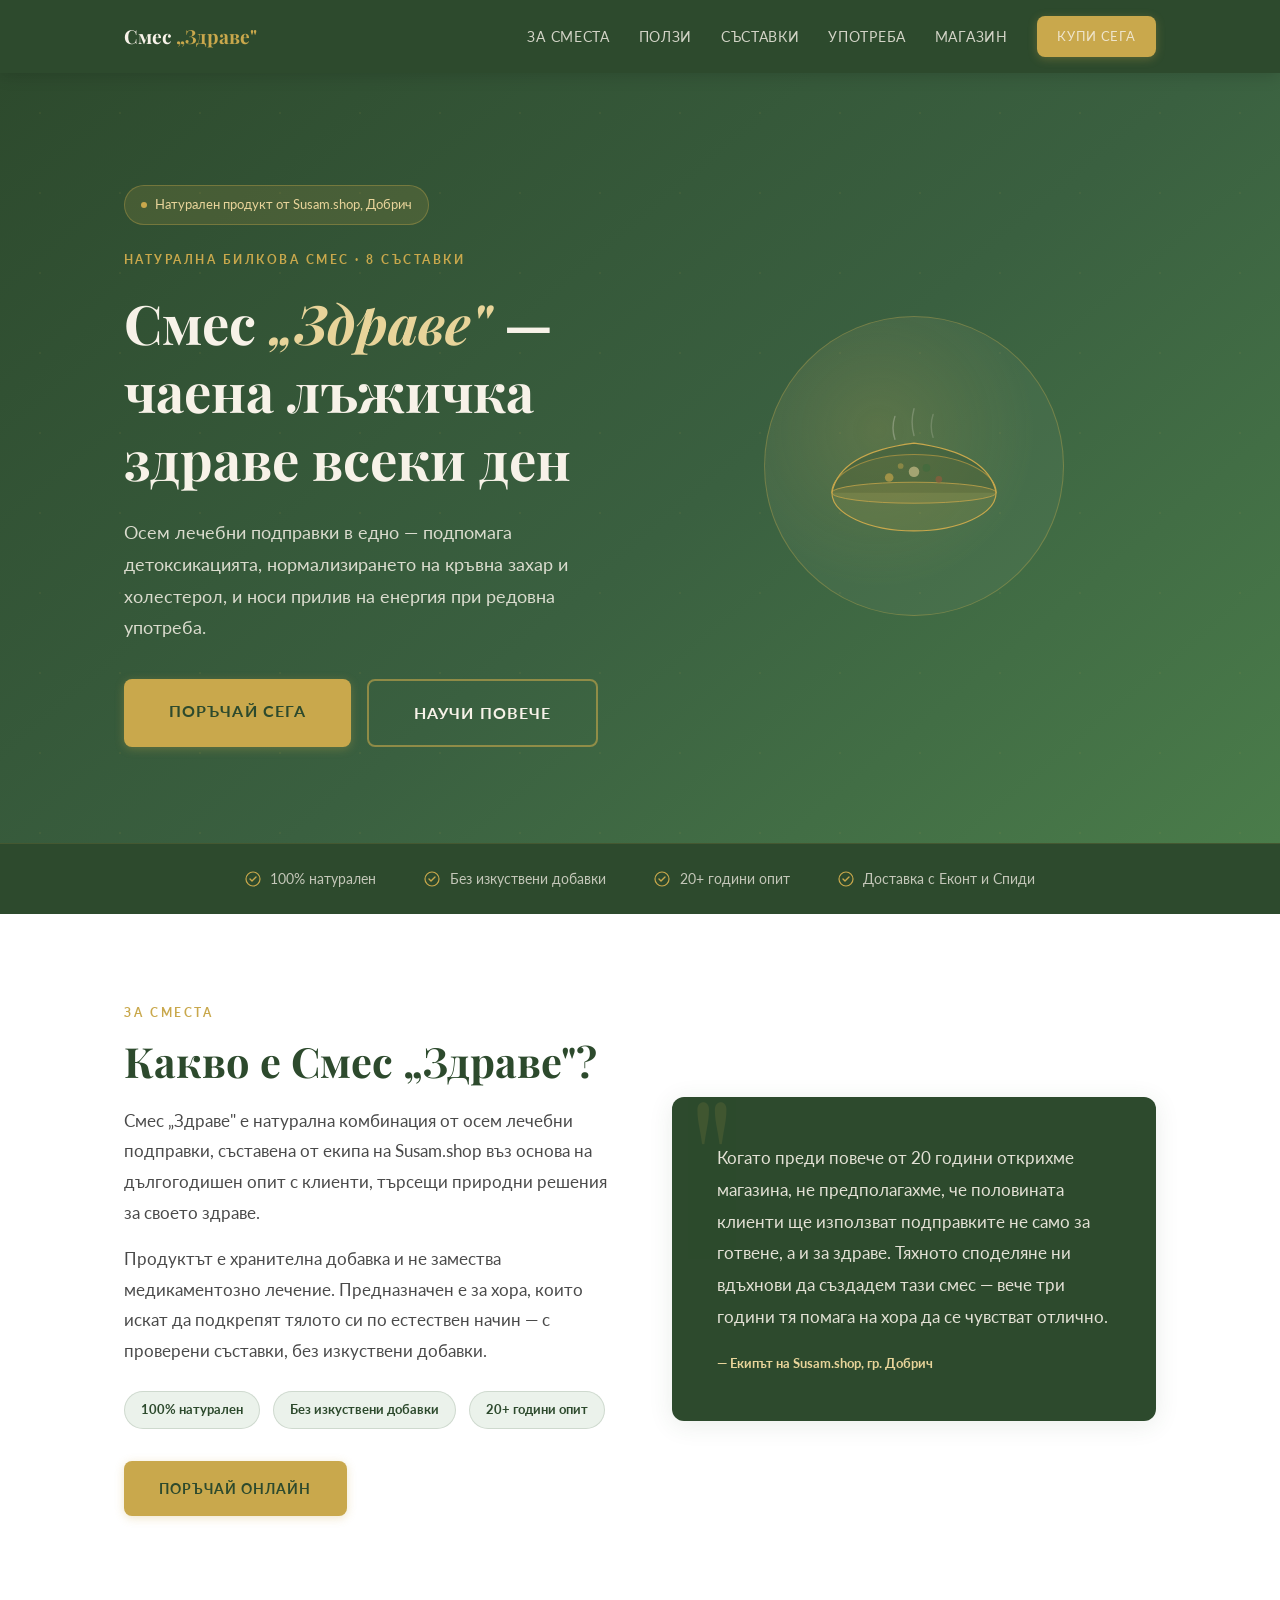
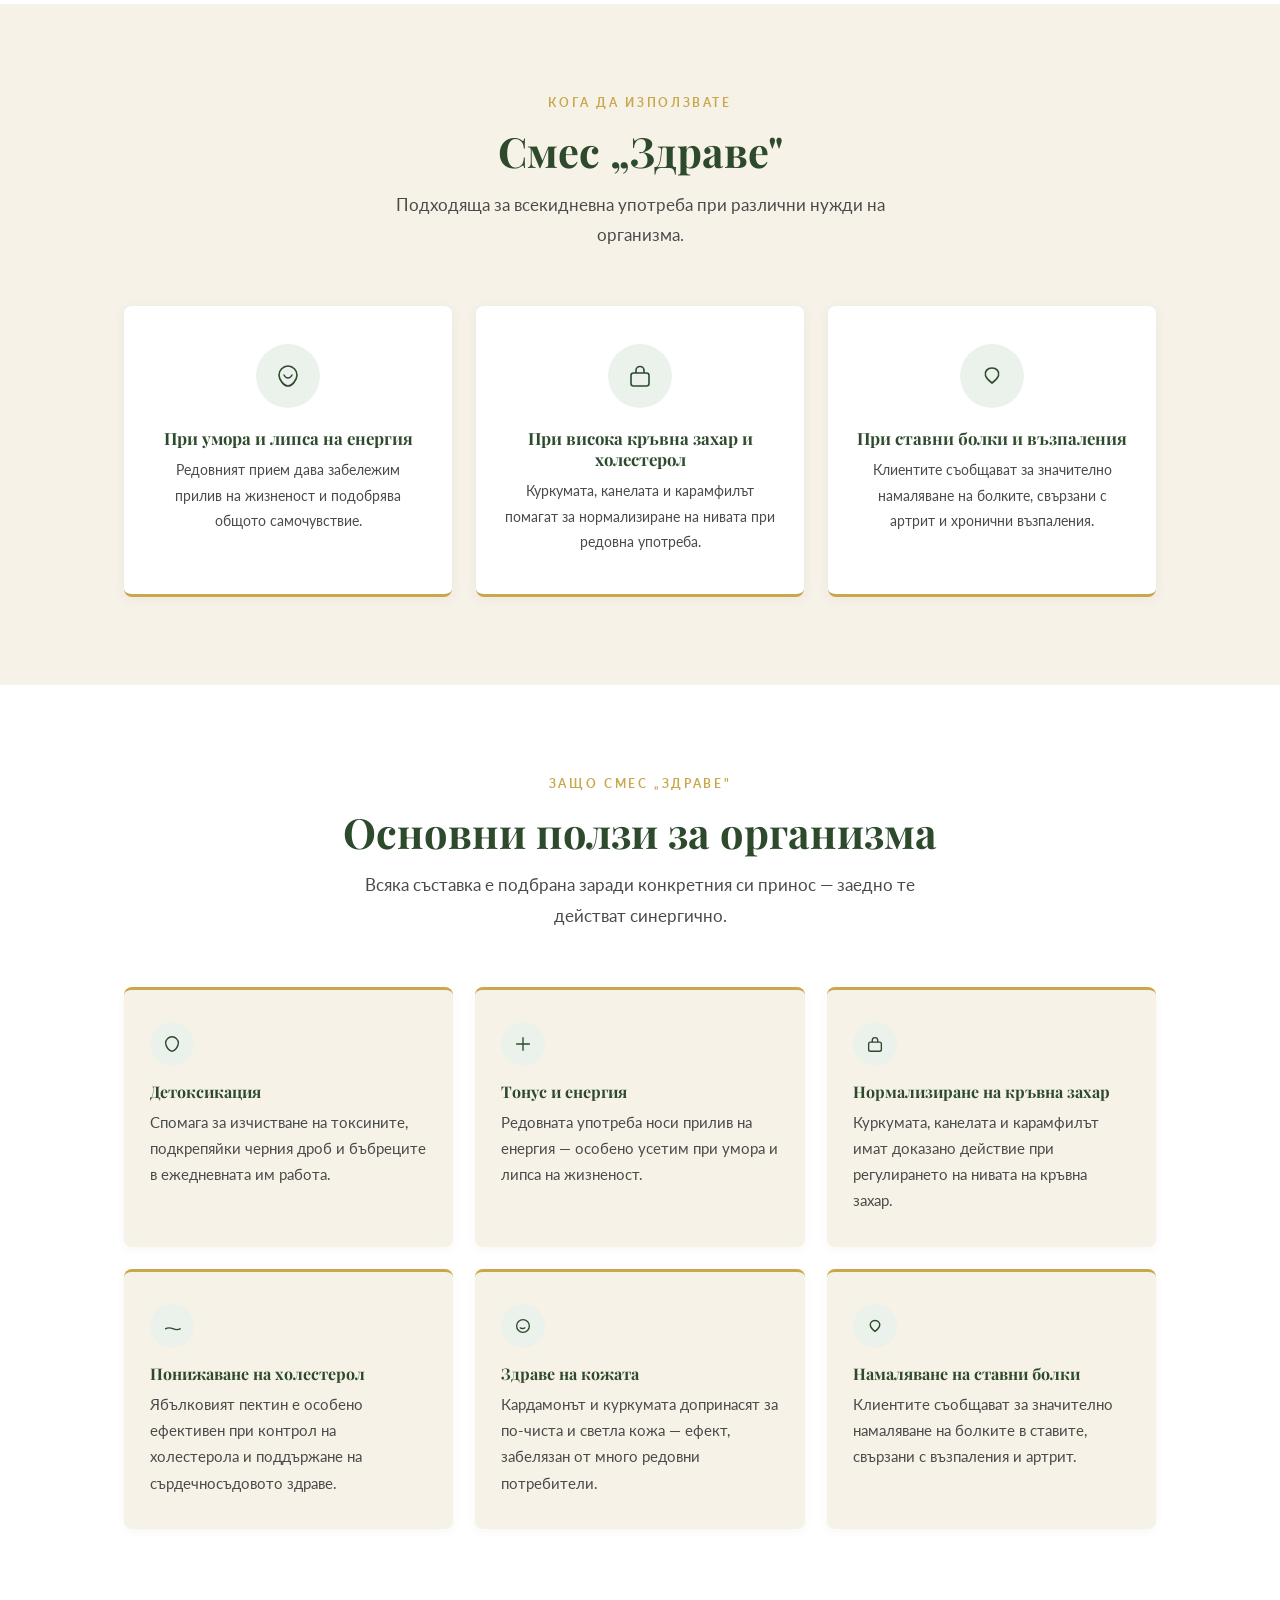
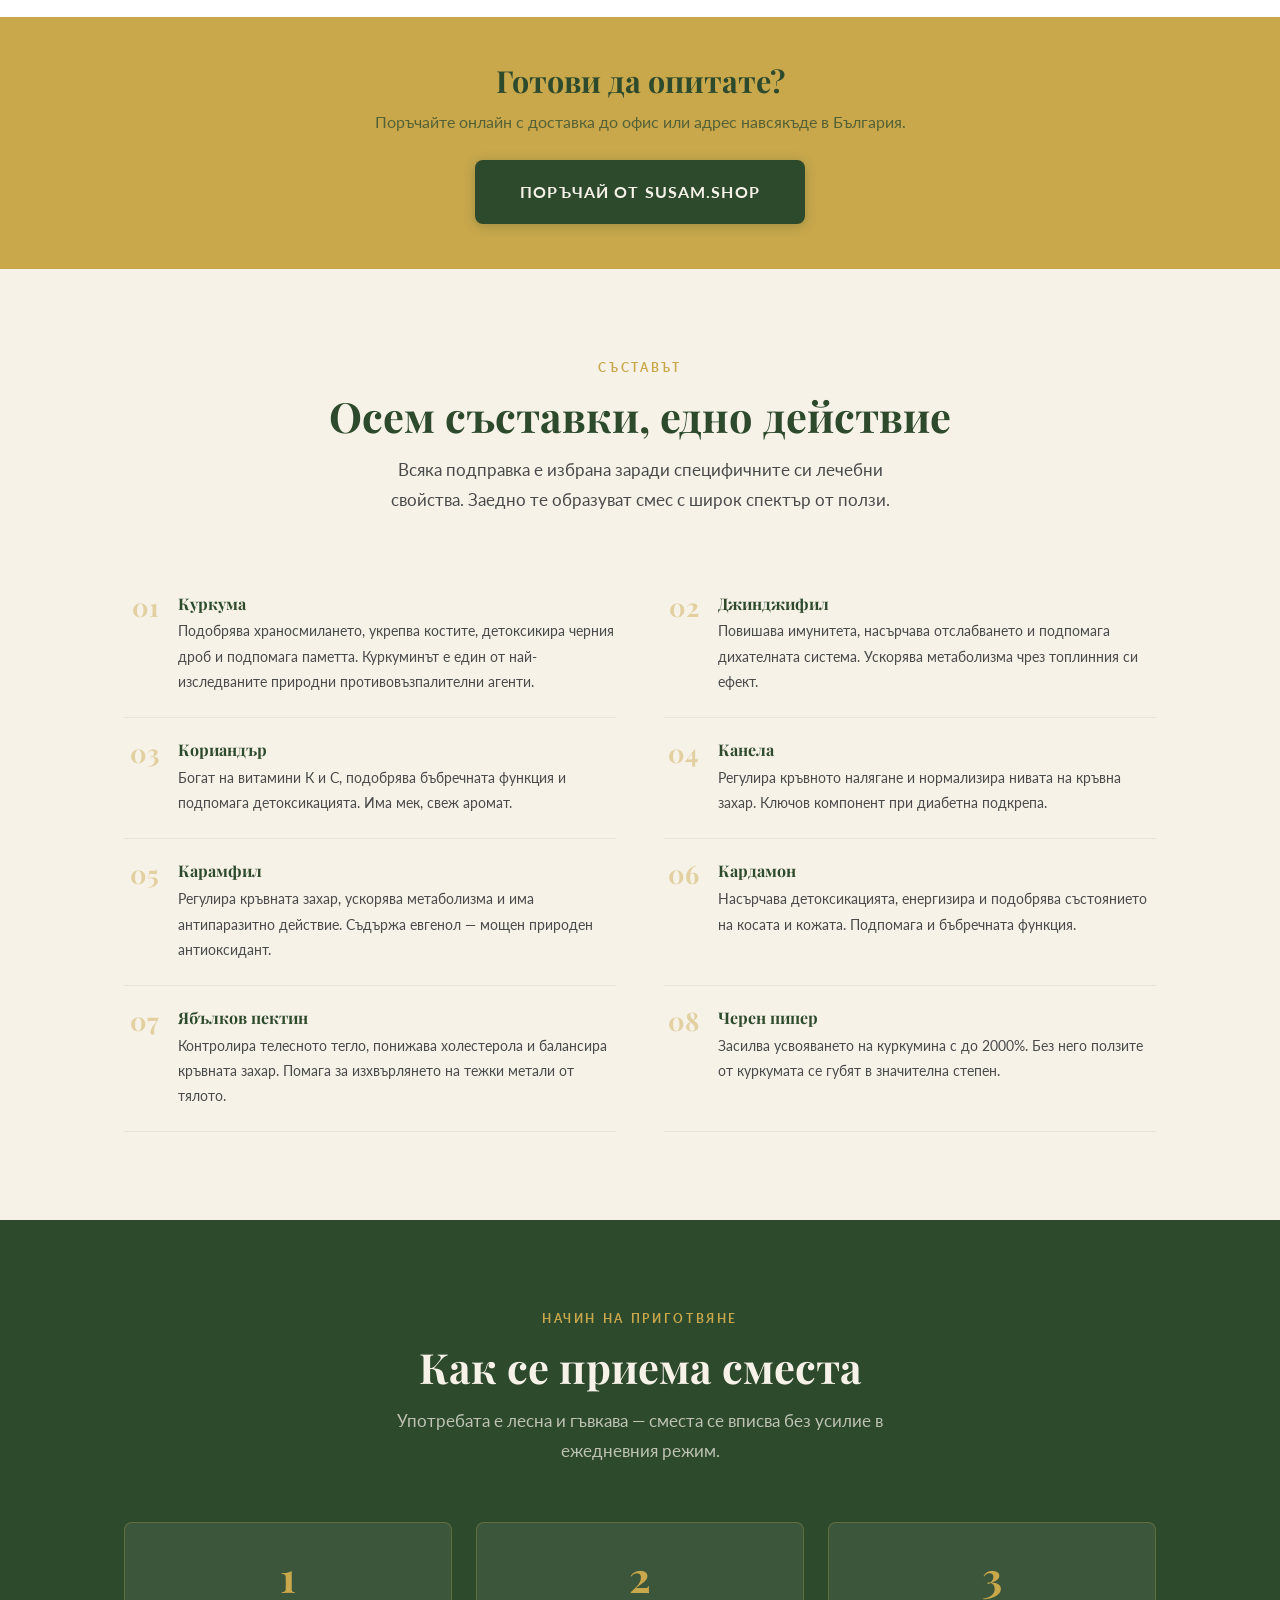
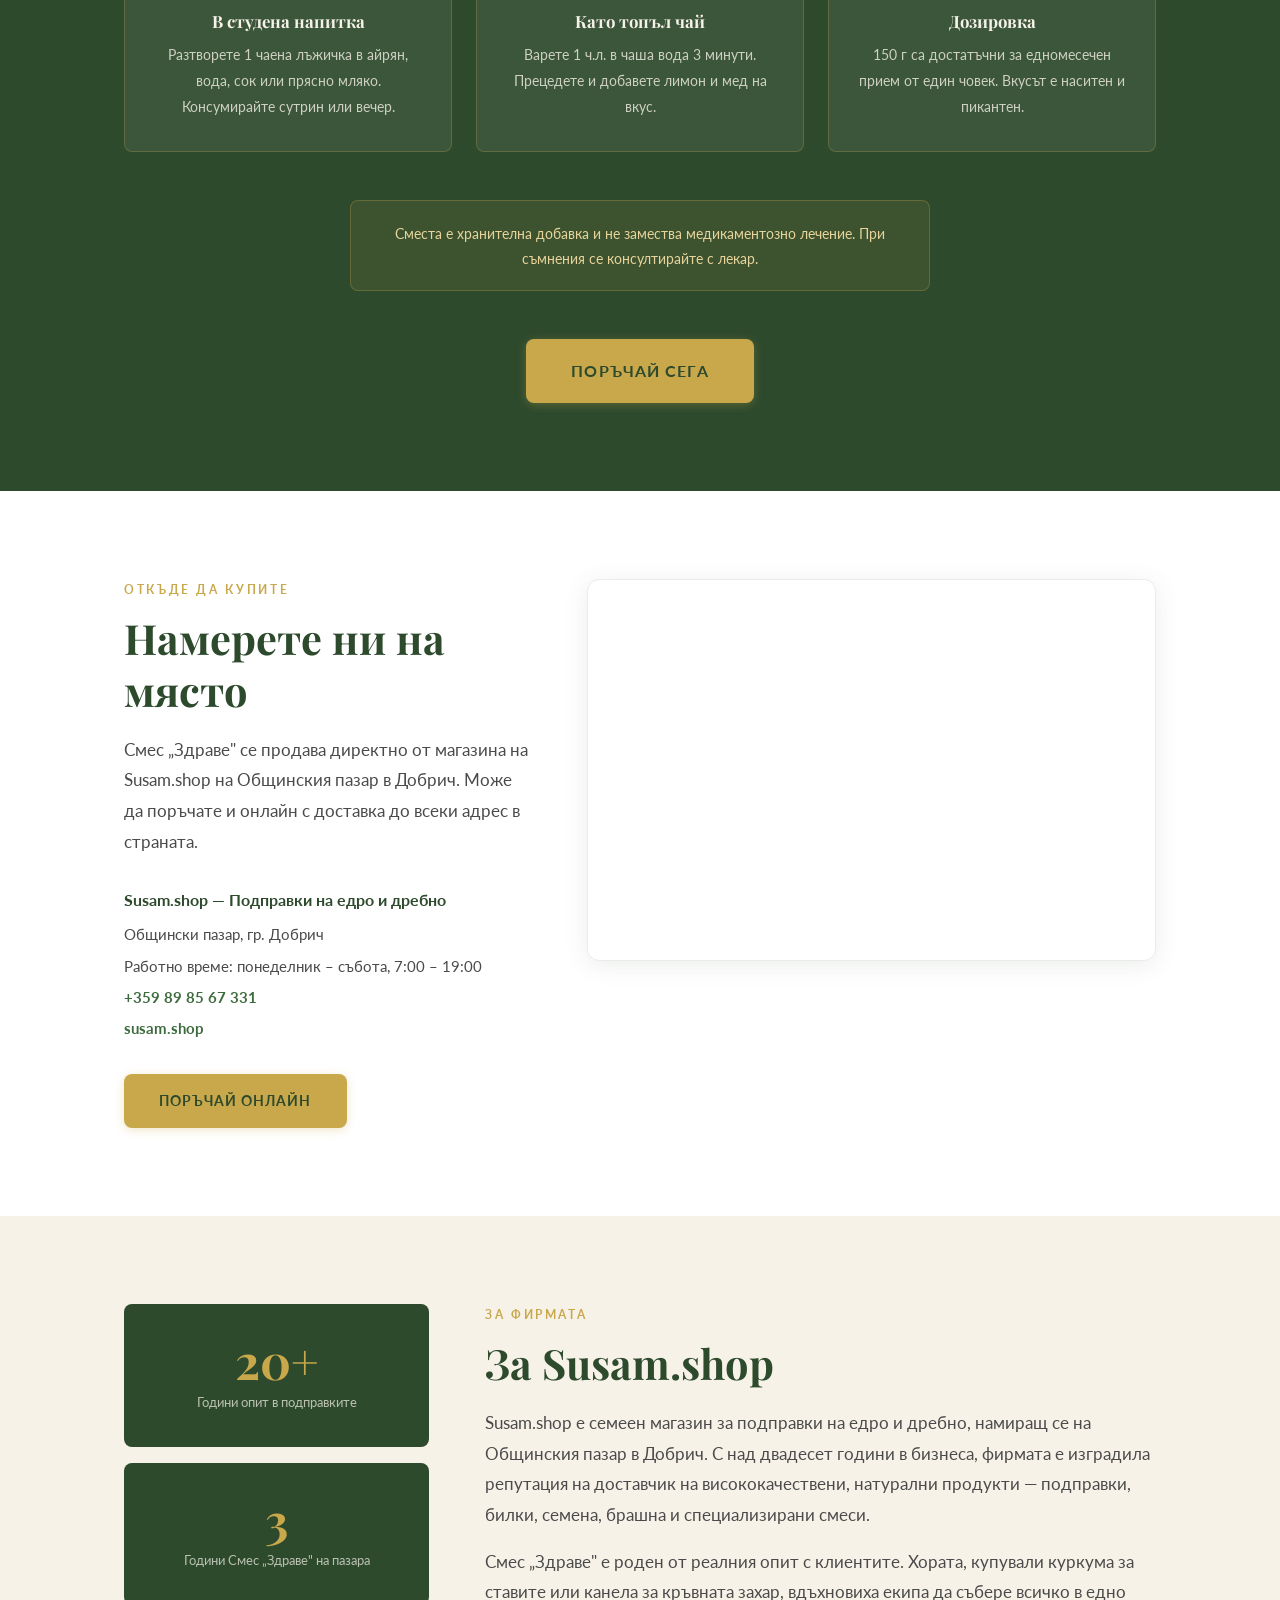
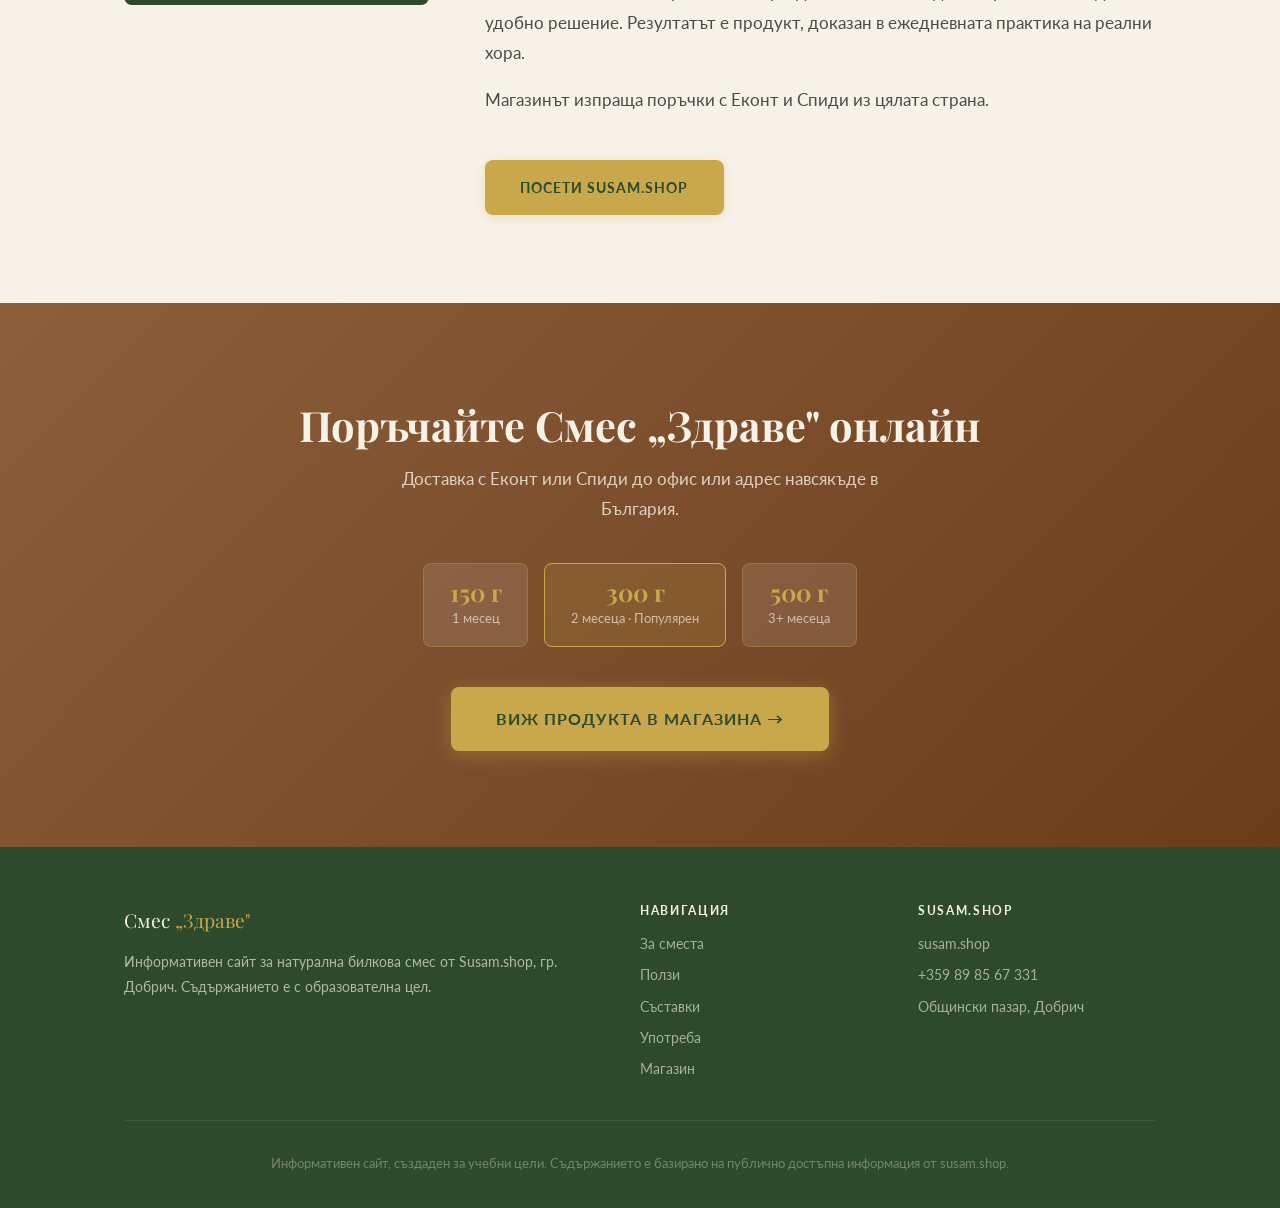
<file: Site Project/index.html>
<!DOCTYPE html>
<html lang="bg">
<head>
  <meta charset="UTF-8" />
  <meta name="viewport" content="width=device-width, initial-scale=1.0" />
  <meta name="description" content="Смес Здраве е натурална билкова смес от куркума, джинджифил, канела и още 5 съставки. Подпомага детоксикацията, тонуса и нормализирането на кръвна захар. Купете онлайн от Susam.shop, Добрич." />
  <meta name="keywords" content="смес здраве, билкова смес, натурални подправки, детоксикация, куркума джинджифил канела, susam shop добрич" />
  <meta property="og:title" content="Смес „Здраве" – натурална билкова смес за тонус и детоксикация" />
  <meta property="og:description" content="Осем лечебни подправки в едно. Поръчайте онлайн от Susam.shop с доставка до цялата страна." />
  <meta property="og:type" content="website" />
  <title>Смес „Здраве" – натурална билкова смес за тонус и детоксикация | Susam.shop</title>

  <link rel="preconnect" href="https://fonts.googleapis.com" />
  <link rel="preconnect" href="https://fonts.gstatic.com" crossorigin />
  <link href="https://fonts.googleapis.com/css2?family=Playfair+Display:ital,wght@0,400;0,700;1,400&family=Lato:wght@300;400;700&display=swap" rel="stylesheet" />

  <style>
    :root {
      --green-dark:  #2D4A2D;
      --green-mid:   #3D6B3D;
      --green-light: #EBF2EB;
      --ivory:       #F7F2E8;
      --brown:       #8B5E3C;
      --gold:        #C9A84C;
      --gold-light:  #E8D49A;
      --text-dark:   #1C1C1C;
      --text-mid:    #4A4A4A;
      --white:       #FFFFFF;
      --font-display:'Playfair Display', Georgia, serif;
      --font-body:   'Lato', system-ui, sans-serif;
      --radius:      8px;
      --shadow:      0 4px 24px rgba(45,74,45,0.10);
    }

    *, *::before, *::after { box-sizing: border-box; margin: 0; padding: 0; }
    html { scroll-behavior: smooth; }
    body { font-family: var(--font-body); font-size: 17px; line-height: 1.8; color: var(--text-dark); background: var(--ivory); }
    img { max-width: 100%; display: block; }
    a { color: var(--green-dark); text-decoration: none; }
    a:hover { text-decoration: underline; }
    a:focus-visible { outline: 3px solid var(--gold); outline-offset: 3px; }

    .fade-in { opacity: 0; transform: translateY(20px); transition: opacity 0.6s ease, transform 0.6s ease; }
    .fade-in.visible { opacity: 1; transform: none; }
    @media (prefers-reduced-motion: reduce) { .fade-in { opacity: 1; transform: none; transition: none; } }

    h1, h2, h3, h4 { font-family: var(--font-display); font-weight: 700; line-height: 1.25; }
    h1 { font-size: clamp(2.2rem, 5vw, 3.4rem); }
    h2 { font-size: clamp(1.7rem, 3.5vw, 2.6rem); }
    h3 { font-size: clamp(1.1rem, 2vw, 1.4rem); }
    p { margin-bottom: 1rem; }
    p:last-child { margin-bottom: 0; }

    .container { max-width: 1080px; margin: 0 auto; padding: 0 1.5rem; }
    .container--narrow { max-width: 740px; margin: 0 auto; padding: 0 1.5rem; }
    section { padding: 5.5rem 0; }

    .eyebrow {
      display: block;
      font-family: var(--font-body);
      font-size: 0.75rem;
      font-weight: 700;
      letter-spacing: 0.22em;
      text-transform: uppercase;
      color: var(--gold);
      margin-bottom: 0.7rem;
    }

    /* CTA BUTTON — reusable */
    .btn {
      display: inline-block;
      background: var(--gold);
      color: var(--green-dark);
      font-family: var(--font-body);
      font-weight: 700;
      font-size: 0.9rem;
      letter-spacing: 0.07em;
      text-transform: uppercase;
      padding: 0.9rem 2.2rem;
      border-radius: var(--radius);
      transition: background 0.2s, transform 0.15s, box-shadow 0.2s;
      box-shadow: 0 2px 10px rgba(201,168,76,0.3);
    }
    .btn:hover { background: var(--gold-light); transform: translateY(-2px); box-shadow: 0 6px 18px rgba(201,168,76,0.35); text-decoration: none; }
    .btn--outline {
      background: transparent;
      color: var(--ivory);
      border: 2px solid rgba(201,168,76,0.6);
      box-shadow: none;
    }
    .btn--outline:hover { background: rgba(201,168,76,0.12); transform: translateY(-2px); }
    .btn--large { padding: 1.1rem 2.8rem; font-size: 1rem; }

    /* ========= NAVBAR ========= */
    .navbar {
      position: sticky; top: 0; z-index: 100;
      background: var(--green-dark);
      box-shadow: 0 2px 16px rgba(0,0,0,0.15);
    }
    .navbar__inner {
      display: flex; align-items: center; justify-content: space-between; gap: 1rem;
      padding: 1rem 1.5rem; max-width: 1080px; margin: 0 auto;
    }
    .navbar__brand { font-family: var(--font-display); font-size: 1.2rem; font-weight: 700; color: var(--ivory); }
    .navbar__brand span { color: var(--gold); }
    .navbar__links { display: flex; gap: 1.8rem; list-style: none; align-items: center; }
    .navbar__links a { color: rgba(247,242,232,0.82); font-size: 0.88rem; font-weight: 400; letter-spacing: 0.05em; text-transform: uppercase; transition: color 0.2s; }
    .navbar__links a:hover { color: var(--gold); text-decoration: none; }
    .navbar__links .btn { padding: 0.55rem 1.3rem; font-size: 0.82rem; }

    .nav-toggle { display: none; background: none; border: none; cursor: pointer; padding: 4px; }
    .nav-toggle span { display: block; width: 24px; height: 2px; background: var(--ivory); margin: 5px 0; }

    @media (max-width: 820px) {
      .nav-toggle { display: block; }
      .navbar__links {
        display: none; flex-direction: column; gap: 0; align-items: flex-start;
        position: absolute; top: 100%; left: 0; right: 0;
        background: var(--green-dark); padding: 1rem 1.5rem 1.5rem;
      }
      .navbar__links.open { display: flex; }
      .navbar__links a { padding: 0.5rem 0; font-size: 1rem; }
      .navbar__links .btn { margin-top: 0.5rem; }
    }

    /* ========= HERO ========= */
    .hero {
      background: linear-gradient(140deg, var(--green-dark) 0%, #3A6040 55%, #4A7C4A 100%);
      color: var(--ivory);
      padding: 7rem 0 6rem;
      position: relative; overflow: hidden;
    }
    .hero::before {
      content: '';
      position: absolute; inset: 0;
      background: url("data:image/svg+xml,%3Csvg xmlns='http://www.w3.org/2000/svg' width='80' height='80'%3E%3Ccircle cx='40' cy='40' r='1' fill='%23C9A84C' opacity='0.10'/%3E%3C/svg%3E") repeat;
      pointer-events: none;
    }
    .hero__inner {
      position: relative;
      display: grid; grid-template-columns: 1fr 1fr; gap: 4rem; align-items: center;
      max-width: 1080px; margin: 0 auto; padding: 0 1.5rem;
    }
    .hero__eyebrow { font-size: 0.78rem; font-weight: 700; letter-spacing: 0.2em; text-transform: uppercase; color: var(--gold); margin-bottom: 1.1rem; }
    .hero__title { color: var(--ivory); margin-bottom: 1.5rem; }
    .hero__title em { font-style: italic; color: var(--gold-light); }
    .hero__lead { font-size: 1.1rem; color: rgba(247,242,232,0.85); margin-bottom: 2.2rem; }
    .hero__ctas { display: flex; gap: 1rem; flex-wrap: wrap; }

    /* floating badge */
    .hero__badge {
      display: inline-flex; align-items: center; gap: 0.5rem;
      background: rgba(201,168,76,0.15);
      border: 1px solid rgba(201,168,76,0.35);
      border-radius: 100px;
      padding: 0.45rem 1rem;
      font-size: 0.82rem;
      color: var(--gold-light);
      margin-bottom: 1.5rem;
    }
    .hero__badge span { width: 6px; height: 6px; border-radius: 50%; background: var(--gold); display: inline-block; animation: pulse 2s infinite; }
    @keyframes pulse { 0%,100%{opacity:1;} 50%{opacity:0.4;} }

    .hero__visual { display: flex; justify-content: center; }
    .hero__circle {
      width: 300px; height: 300px;
      border-radius: 50%;
      border: 1px solid rgba(201,168,76,0.35);
      background: radial-gradient(circle at 38% 38%, rgba(201,168,76,0.18), transparent 60%), rgba(255,255,255,0.04);
      display: flex; align-items: center; justify-content: center;
    }

    @media (max-width: 760px) {
      .hero__inner { grid-template-columns: 1fr; text-align: center; }
      .hero__ctas { justify-content: center; }
      .hero__visual { display: none; }
    }

    /* ========= TRUST BAR ========= */
    .trust-bar { background: var(--green-dark); border-top: 1px solid rgba(201,168,76,0.15); padding: 1.4rem 0; }
    .trust-bar__inner {
      display: flex; align-items: center; justify-content: center; gap: 3rem; flex-wrap: wrap;
      max-width: 1080px; margin: 0 auto; padding: 0 1.5rem;
    }
    .trust-item { display: flex; align-items: center; gap: 0.6rem; color: rgba(247,242,232,0.75); font-size: 0.87rem; }
    .trust-item svg { flex-shrink: 0; }

    /* ========= SECTION HEADER ========= */
    .section-header { text-align: center; margin-bottom: 3.5rem; }
    .section-header h2 { color: var(--green-dark); }
    .section-header p { color: var(--text-mid); max-width: 560px; margin: 0.8rem auto 0; font-size: 1.05rem; }
    .section-header--light h2 { color: var(--ivory); }
    .section-header--light p { color: rgba(247,242,232,0.72); }

    /* ========= ABOUT ========= */
    .about { background: var(--white); }
    .about__grid { display: grid; grid-template-columns: 1fr 1fr; gap: 4rem; align-items: center; }
    .about__text h2 { color: var(--green-dark); margin-bottom: 1.2rem; }
    .about__text p { color: var(--text-mid); }
    .about__badges { display: flex; gap: 0.8rem; flex-wrap: wrap; margin-top: 2rem 0 2.2rem; }
    .about__badge {
      background: var(--green-light); border: 1px solid rgba(45,74,45,0.15);
      border-radius: 100px; padding: 0.4rem 1rem;
      font-size: 0.83rem; font-weight: 700; color: var(--green-dark);
    }
    .about__cta-wrap { margin-top: 2rem; }
    .about__quote {
      background: var(--green-dark); border-radius: 12px; padding: 2.8rem;
      box-shadow: var(--shadow); position: relative; overflow: hidden;
    }
    .about__quote::before {
      content: '"'; font-family: var(--font-display); font-size: 10rem;
      color: var(--gold); opacity: 0.12;
      position: absolute; top: -1.5rem; left: 1rem; line-height: 1;
    }
    .about__quote p { position: relative; font-size: 1.05rem; line-height: 1.9; color: rgba(247,242,232,0.9); }
    .about__quote cite { display: block; margin-top: 1.2rem; font-style: normal; font-size: 0.83rem; color: var(--gold-light); font-weight: 700; }
    @media (max-width: 700px) { .about__grid { grid-template-columns: 1fr; } }

    /* ========= WHEN TO USE (inspired by nigari.bg) ========= */
    .when { background: var(--ivory); }
    .when__grid { display: grid; grid-template-columns: repeat(3, 1fr); gap: 1.5rem; }
    .when-card {
      background: var(--white);
      border-radius: var(--radius);
      padding: 2.4rem 1.8rem;
      text-align: center;
      box-shadow: 0 2px 12px rgba(45,74,45,0.06);
      border-bottom: 3px solid var(--gold);
      transition: transform 0.2s, box-shadow 0.2s;
    }
    .when-card:hover { transform: translateY(-4px); box-shadow: var(--shadow); }
    .when-card__icon {
      width: 64px; height: 64px; margin: 0 auto 1.2rem;
      background: var(--green-light); border-radius: 50%;
      display: flex; align-items: center; justify-content: center;
    }
    .when-card h3 { color: var(--green-dark); font-size: 1.05rem; margin-bottom: 0.5rem; }
    .when-card p { font-size: 0.9rem; color: var(--text-mid); margin: 0; }
    @media (max-width: 700px) { .when__grid { grid-template-columns: 1fr; } }

    /* ========= BENEFITS ========= */
    .benefits { background: var(--white); }
    .benefits__grid { display: grid; grid-template-columns: repeat(3, 1fr); gap: 1.4rem; }
    .benefit-card {
      background: var(--ivory);
      border-radius: var(--radius); padding: 2rem 1.6rem;
      box-shadow: 0 2px 10px rgba(45,74,45,0.05);
      border-top: 3px solid var(--gold);
      transition: transform 0.2s, box-shadow 0.2s;
    }
    .benefit-card:hover { transform: translateY(-4px); box-shadow: var(--shadow); }
    .benefit-card__icon {
      width: 44px; height: 44px; background: var(--green-light);
      border-radius: 50%; display: flex; align-items: center; justify-content: center; margin-bottom: 1rem;
    }
    .benefit-card h3 { font-size: 1rem; color: var(--green-dark); margin-bottom: 0.5rem; }
    .benefit-card p { font-size: 0.91rem; color: var(--text-mid); margin: 0; }
    @media (max-width: 800px) { .benefits__grid { grid-template-columns: 1fr 1fr; } }
    @media (max-width: 500px) { .benefits__grid { grid-template-columns: 1fr; } }

    /* ========= MID-PAGE CTA STRIP ========= */
    .cta-strip {
      background: var(--gold);
      padding: 2.8rem 0;
      text-align: center;
    }
    .cta-strip h2 { color: var(--green-dark); font-size: clamp(1.3rem, 2.5vw, 1.9rem); margin-bottom: 0.5rem; }
    .cta-strip p { color: rgba(45,74,45,0.75); font-size: 1rem; margin-bottom: 1.5rem; }
    .cta-strip .btn { background: var(--green-dark); color: var(--ivory); box-shadow: 0 2px 12px rgba(45,74,45,0.3); }
    .cta-strip .btn:hover { background: var(--green-mid); }

    /* ========= INGREDIENTS ========= */
    .ingredients { background: var(--ivory); }
    .ingredients__grid { display: grid; grid-template-columns: 1fr 1fr; gap: 0 3rem; }
    .ingredient {
      display: flex; gap: 1.2rem; align-items: flex-start;
      padding: 1.4rem 0; border-bottom: 1px solid rgba(45,74,45,0.08);
    }
    .ingredient__num {
      font-family: var(--font-display); font-size: 1.6rem; font-weight: 700;
      color: var(--gold); opacity: 0.45; line-height: 1; min-width: 2.2rem; text-align: right;
    }
    .ingredient h4 { color: var(--green-dark); margin-bottom: 0.3rem; font-size: 1rem; }
    .ingredient p { font-size: 0.88rem; color: var(--text-mid); margin: 0; }
    @media (max-width: 640px) { .ingredients__grid { grid-template-columns: 1fr; } }

    /* ========= USAGE ========= */
    .usage { background: var(--green-dark); }
    .usage .eyebrow { color: var(--gold); }

    .usage__grid { display: grid; grid-template-columns: repeat(3, 1fr); gap: 1.5rem; }
    .usage__card {
      background: rgba(255,255,255,0.07);
      border: 1px solid rgba(201,168,76,0.25);
      border-radius: var(--radius); padding: 2rem 1.6rem; text-align: center;
    }
    .usage__num { font-family: var(--font-display); font-size: 2.6rem; font-weight: 700; color: var(--gold); line-height: 1; margin-bottom: 0.9rem; }
    .usage__card h3 { color: var(--ivory); font-size: 1.05rem; margin-bottom: 0.6rem; }
    .usage__card p { font-size: 0.9rem; color: rgba(247,242,232,0.78); margin: 0; }
    .usage__note {
      margin: 3rem auto 0; padding: 1.2rem 2rem;
      background: rgba(201,168,76,0.1); border: 1px solid rgba(201,168,76,0.28);
      border-radius: var(--radius); font-size: 0.87rem; color: var(--gold-light);
      max-width: 580px; text-align: center;
    }
    .usage__cta { text-align: center; margin-top: 3rem; }
    @media (max-width: 700px) { .usage__grid { grid-template-columns: 1fr; } }

    /* ========= MAP (inspired by nigari.bg) ========= */
    .where { background: var(--white); }
    .where__inner { display: grid; grid-template-columns: 1fr 1.4fr; gap: 3.5rem; align-items: start; }
    .where__text h2 { color: var(--green-dark); margin-bottom: 1.2rem; }
    .where__text p { color: var(--text-mid); }
    .where__text address { font-style: normal; margin-top: 1.8rem; }
    .where__text address strong { color: var(--green-dark); font-size: 1rem; display: block; margin-bottom: 0.4rem; }
    .where__text address p { font-size: 0.92rem; color: var(--text-mid); margin-bottom: 0.3rem; }
    .where__text address a { color: var(--green-mid); font-weight: 700; }
    .where__map {
      border-radius: 12px; overflow: hidden;
      box-shadow: var(--shadow);
      border: 1px solid rgba(45,74,45,0.1);
    }
    .where__map iframe { display: block; width: 100%; height: 380px; border: none; }
    @media (max-width: 700px) { .where__inner { grid-template-columns: 1fr; } .where__map iframe { height: 280px; } }

    /* ========= COMPANY ========= */
    .company { background: var(--ivory); }
    .company__inner { display: grid; grid-template-columns: 1fr 2.2fr; gap: 3.5rem; align-items: start; }
    .stat-card { background: var(--green-dark); color: var(--ivory); border-radius: var(--radius); padding: 2rem; text-align: center; margin-bottom: 1rem; }
    .stat-card__num { font-family: var(--font-display); font-size: 3rem; font-weight: 700; color: var(--gold); line-height: 1; }
    .stat-card__label { font-size: 0.83rem; color: rgba(247,242,232,0.7); margin-top: 0.4rem; }
    .company__text h2 { color: var(--green-dark); margin-bottom: 1.2rem; }
    .company__text p { color: var(--text-mid); }
    .company__text .btn { margin-top: 1.8rem; }
    @media (max-width: 700px) { .company__inner { grid-template-columns: 1fr; } }

    /* ========= FINAL CTA ========= */
    .cta-final {
      background: linear-gradient(135deg, var(--brown) 0%, #6B3C1A 100%);
      text-align: center; padding: 6rem 0;
    }
    .cta-final h2 { color: var(--ivory); margin-bottom: 0.8rem; }
    .cta-final p { color: rgba(247,242,232,0.8); font-size: 1.05rem; max-width: 500px; margin: 0 auto 2.4rem; }
    .cta-final .btn--large { box-shadow: 0 4px 20px rgba(201,168,76,0.4); }

    /* packages */
    .packages {
      display: flex; justify-content: center; gap: 1rem; flex-wrap: wrap; margin-bottom: 2.5rem;
    }
    .package {
      background: rgba(255,255,255,0.1);
      border: 1px solid rgba(201,168,76,0.3);
      border-radius: var(--radius);
      padding: 1rem 1.6rem;
      text-align: center;
      color: var(--ivory);
      transition: background 0.2s, border-color 0.2s;
      cursor: default;
    }
    .package__weight { font-family: var(--font-display); font-size: 1.5rem; font-weight: 700; color: var(--gold); line-height: 1; }
    .package__label { font-size: 0.8rem; color: rgba(247,242,232,0.65); margin-top: 0.2rem; }
    .package--featured {
      background: rgba(201,168,76,0.15);
      border-color: var(--gold);
    }

    /* ========= FOOTER ========= */
    footer { background: var(--green-dark); color: rgba(247,242,232,0.65); padding: 3.5rem 0 2rem; font-size: 0.87rem; }
    .footer__grid {
      display: grid; grid-template-columns: 2fr 1fr 1fr; gap: 2.5rem;
      padding-bottom: 2rem; margin-bottom: 2rem;
      border-bottom: 1px solid rgba(255,255,255,0.08);
    }
    .footer__brand { font-family: var(--font-display); font-size: 1.2rem; color: var(--ivory); margin-bottom: 0.7rem; }
    .footer__brand span { color: var(--gold); }
    footer h4 { color: var(--ivory); font-family: var(--font-body); font-size: 0.75rem; text-transform: uppercase; letter-spacing: 0.14em; margin-bottom: 0.8rem; }
    footer ul { list-style: none; }
    footer ul li { margin-bottom: 0.4rem; }
    footer ul li a { color: rgba(247,242,232,0.6); transition: color 0.2s; }
    footer ul li a:hover { color: var(--gold); text-decoration: none; }
    .footer__bottom { text-align: center; font-size: 0.79rem; color: rgba(247,242,232,0.35); }
    @media (max-width: 640px) { .footer__grid { grid-template-columns: 1fr; gap: 1.5rem; } }
  </style>
</head>

<body>

  <!-- NAVBAR -->
  <nav class="navbar" aria-label="Основна навигация">
    <div class="navbar__inner">
      <a href="#" class="navbar__brand">Смес <span>„Здраве"</span></a>
      <button class="nav-toggle" aria-label="Отвори меню" aria-expanded="false"
        onclick="this.setAttribute('aria-expanded', document.getElementById('nav-links').classList.toggle('open')); return false;">
        <span></span><span></span><span></span>
      </button>
      <ul class="navbar__links" id="nav-links">
        <li><a href="#about">За сместа</a></li>
        <li><a href="#benefits">Ползи</a></li>
        <li><a href="#ingredients">Съставки</a></li>
        <li><a href="#usage">Употреба</a></li>
        <li><a href="#where">Магазин</a></li>
        <li><a href="#order" class="btn">Купи сега</a></li>
      </ul>
    </div>
  </nav>

  <!-- HERO -->
  <header class="hero">
    <div class="hero__inner">
      <div class="fade-in">
        <div class="hero__badge"><span></span> Натурален продукт от Susam.shop, Добрич</div>
        <p class="hero__eyebrow">Натурална билкова смес · 8 съставки</p>
        <h1 class="hero__title">Смес <em>„Здраве"</em> — чаена лъжичка здраве всеки ден</h1>
        <p class="hero__lead">Осем лечебни подправки в едно — подпомага детоксикацията, нормализирането на кръвна захар и холестерол, и носи прилив на енергия при редовна употреба.</p>
        <div class="hero__ctas">
          <a href="#order" class="btn btn--large">Поръчай сега</a>
          <a href="#about" class="btn btn--outline btn--large">Научи повече</a>
        </div>
      </div>
      <div class="hero__visual fade-in">
        <div class="hero__circle">
          <svg width="210" height="210" viewBox="0 0 220 220" fill="none" xmlns="http://www.w3.org/2000/svg" aria-hidden="true">
            <ellipse cx="110" cy="138" rx="86" ry="40" fill="rgba(201,168,76,0.12)" stroke="#C9A84C" stroke-width="1.2"/>
            <path d="M24 138 Q32 96 110 86 Q188 96 196 138" stroke="#C9A84C" stroke-width="1.2" fill="rgba(45,74,45,0.3)"/>
            <ellipse cx="110" cy="138" rx="86" ry="11" fill="rgba(201,168,76,0.18)" stroke="#C9A84C" stroke-width="0.8"/>
            <circle cx="84" cy="122" r="4.5" fill="#C9A84C" opacity="0.65"/>
            <circle cx="110" cy="116" r="5.5" fill="#E8D49A" opacity="0.55"/>
            <circle cx="136" cy="124" r="3.5" fill="#8B5E3C" opacity="0.75"/>
            <circle cx="96" cy="110" r="3" fill="#C9A84C" opacity="0.45"/>
            <circle cx="123" cy="112" r="4" fill="#3D6B3D" opacity="0.55"/>
            <path d="M90 82 Q86 70 90 58" stroke="rgba(247,242,232,0.28)" stroke-width="1.5" stroke-linecap="round" fill="none"/>
            <path d="M110 78 Q106 64 110 50" stroke="rgba(247,242,232,0.22)" stroke-width="1.5" stroke-linecap="round" fill="none"/>
            <path d="M130 80 Q126 68 130 56" stroke="rgba(247,242,232,0.18)" stroke-width="1.5" stroke-linecap="round" fill="none"/>
          </svg>
        </div>
      </div>
    </div>
  </header>

  <!-- TRUST BAR -->
  <div class="trust-bar">
    <div class="trust-bar__inner">
      <div class="trust-item">
        <svg width="16" height="16" viewBox="0 0 16 16" fill="none" aria-hidden="true"><circle cx="8" cy="8" r="7" stroke="#C9A84C" stroke-width="1.2"/><path d="M5 8l2 2 4-4" stroke="#C9A84C" stroke-width="1.4" stroke-linecap="round" stroke-linejoin="round"/></svg>
        100% натурален
      </div>
      <div class="trust-item">
        <svg width="16" height="16" viewBox="0 0 16 16" fill="none" aria-hidden="true"><circle cx="8" cy="8" r="7" stroke="#C9A84C" stroke-width="1.2"/><path d="M5 8l2 2 4-4" stroke="#C9A84C" stroke-width="1.4" stroke-linecap="round" stroke-linejoin="round"/></svg>
        Без изкуствени добавки
      </div>
      <div class="trust-item">
        <svg width="16" height="16" viewBox="0 0 16 16" fill="none" aria-hidden="true"><circle cx="8" cy="8" r="7" stroke="#C9A84C" stroke-width="1.2"/><path d="M5 8l2 2 4-4" stroke="#C9A84C" stroke-width="1.4" stroke-linecap="round" stroke-linejoin="round"/></svg>
        20+ години опит
      </div>
      <div class="trust-item">
        <svg width="16" height="16" viewBox="0 0 16 16" fill="none" aria-hidden="true"><circle cx="8" cy="8" r="7" stroke="#C9A84C" stroke-width="1.2"/><path d="M5 8l2 2 4-4" stroke="#C9A84C" stroke-width="1.4" stroke-linecap="round" stroke-linejoin="round"/></svg>
        Доставка с Еконт и Спиди
      </div>
    </div>
  </div>

  <!-- ABOUT -->
  <section id="about" class="about">
    <div class="container">
      <div class="about__grid">
        <div class="about__text fade-in">
          <span class="eyebrow">За сместа</span>
          <h2>Какво е Смес „Здраве"?</h2>
          <p>Смес „Здраве" е натурална комбинация от осем лечебни подправки, съставена от екипа на Susam.shop въз основа на дългогодишен опит с клиенти, търсещи природни решения за своето здраве.</p>
          <p>Продуктът е хранителна добавка и не замества медикаментозно лечение. Предназначен е за хора, които искат да подкрепят тялото си по естествен начин — с проверени съставки, без изкуствени добавки.</p>
          <div class="about__badges" style="display:flex; gap:0.8rem; flex-wrap:wrap; margin-top:1.5rem;">
            <span class="about__badge">100% натурален</span>
            <span class="about__badge">Без изкуствени добавки</span>
            <span class="about__badge">20+ години опит</span>
          </div>
          <div class="about__cta-wrap">
            <a href="#order" class="btn">Поръчай онлайн</a>
          </div>
        </div>
        <div class="about__quote fade-in">
          <p>Когато преди повече от 20 години открихме магазина, не предполагахме, че половината клиенти ще използват подправките не само за готвене, а и за здраве. Тяхното споделяне ни вдъхнови да създадем тази смес — вече три години тя помага на хора да се чувстват отлично.</p>
          <cite>— Екипът на Susam.shop, гр. Добрич</cite>
        </div>
      </div>
    </div>
  </section>

  <!-- WHEN TO USE -->
  <section class="when">
    <div class="container">
      <div class="section-header fade-in">
        <span class="eyebrow">Кога да използвате</span>
        <h2>Смес „Здраве"</h2>
        <p>Подходяща за всекидневна употреба при различни нужди на организма.</p>
      </div>
      <div class="when__grid">

        <div class="when-card fade-in">
          <div class="when-card__icon">
            <svg width="28" height="28" viewBox="0 0 28 28" fill="none" aria-hidden="true">
              <path d="M14 4C9 4 5 8.5 5 13c0 5 5 11 9 11s9-6 9-11c0-4.5-4-9-9-9z" stroke="#2D4A2D" stroke-width="1.6" fill="none"/>
              <path d="M10 13c1 2 3 3 4 3s3-1 4-3" stroke="#2D4A2D" stroke-width="1.4" stroke-linecap="round"/>
            </svg>
          </div>
          <h3>При умора и липса на енергия</h3>
          <p>Редовният прием дава забележим прилив на жизненост и подобрява общото самочувствие.</p>
        </div>

        <div class="when-card fade-in">
          <div class="when-card__icon">
            <svg width="28" height="28" viewBox="0 0 28 28" fill="none" aria-hidden="true">
              <rect x="5" y="11" width="18" height="13" rx="2.5" stroke="#2D4A2D" stroke-width="1.6" fill="none"/>
              <path d="M10 11V8.5a4 4 0 018 0V11" stroke="#2D4A2D" stroke-width="1.6"/>
            </svg>
          </div>
          <h3>При висока кръвна захар и холестерол</h3>
          <p>Куркумата, канелата и карамфилът помагат за нормализиране на нивата при редовна употреба.</p>
        </div>

        <div class="when-card fade-in">
          <div class="when-card__icon">
            <svg width="28" height="28" viewBox="0 0 28 28" fill="none" aria-hidden="true">
              <path d="M14 6c-4.5 0-7.5 3.2-6.5 7.5.9 3.2 6.5 7.5 6.5 7.5s5.6-4.3 6.5-7.5C21.5 9.2 18.5 6 14 6z" stroke="#2D4A2D" stroke-width="1.6" fill="none"/>
            </svg>
          </div>
          <h3>При ставни болки и възпаления</h3>
          <p>Клиентите съобщават за значително намаляване на болките, свързани с артрит и хронични възпаления.</p>
        </div>

      </div>
    </div>
  </section>

  <!-- BENEFITS -->
  <section id="benefits" class="benefits">
    <div class="container">
      <div class="section-header fade-in">
        <span class="eyebrow">Защо Смес „Здраве"</span>
        <h2>Основни ползи за организма</h2>
        <p>Всяка съставка е подбрана заради конкретния си принос — заедно те действат синергично.</p>
      </div>
      <div class="benefits__grid">
        <div class="benefit-card fade-in">
          <div class="benefit-card__icon">
            <svg width="20" height="20" viewBox="0 0 22 22" fill="none" aria-hidden="true"><path d="M11 3C7 3 4 6.5 4 10c0 4 4 9 7 9s7-5 7-9c0-3.5-3-7-7-7z" stroke="#2D4A2D" stroke-width="1.5" fill="none"/></svg>
          </div>
          <h3>Детоксикация</h3>
          <p>Спомага за изчистване на токсините, подкрепяйки черния дроб и бъбреците в ежедневната им работа.</p>
        </div>
        <div class="benefit-card fade-in">
          <div class="benefit-card__icon">
            <svg width="20" height="20" viewBox="0 0 22 22" fill="none" aria-hidden="true"><path d="M11 4v14M4 11h14" stroke="#2D4A2D" stroke-width="1.5" stroke-linecap="round"/></svg>
          </div>
          <h3>Тонус и енергия</h3>
          <p>Редовната употреба носи прилив на енергия — особено усетим при умора и липса на жизненост.</p>
        </div>
        <div class="benefit-card fade-in">
          <div class="benefit-card__icon">
            <svg width="20" height="20" viewBox="0 0 22 22" fill="none" aria-hidden="true"><rect x="4" y="9" width="14" height="10" rx="2" stroke="#2D4A2D" stroke-width="1.5" fill="none"/><path d="M8 9V7a3 3 0 016 0v2" stroke="#2D4A2D" stroke-width="1.5"/></svg>
          </div>
          <h3>Нормализиране на кръвна захар</h3>
          <p>Куркумата, канелата и карамфилът имат доказано действие при регулирането на нивата на кръвна захар.</p>
        </div>
        <div class="benefit-card fade-in">
          <div class="benefit-card__icon">
            <svg width="20" height="20" viewBox="0 0 22 22" fill="none" aria-hidden="true"><path d="M4 14s1-1 4-1 5 2 8 2 4-1 4-1" stroke="#2D4A2D" stroke-width="1.5" stroke-linecap="round"/></svg>
          </div>
          <h3>Понижаване на холестерол</h3>
          <p>Ябълковият пектин е особено ефективен при контрол на холестерола и поддържане на сърдечносъдовото здраве.</p>
        </div>
        <div class="benefit-card fade-in">
          <div class="benefit-card__icon">
            <svg width="20" height="20" viewBox="0 0 22 22" fill="none" aria-hidden="true"><circle cx="11" cy="11" r="7" stroke="#2D4A2D" stroke-width="1.5" fill="none"/><path d="M8 13c.8 1 4.2 1 5 0" stroke="#2D4A2D" stroke-width="1.5" stroke-linecap="round"/></svg>
          </div>
          <h3>Здраве на кожата</h3>
          <p>Кардамонът и куркумата допринасят за по-чиста и светла кожа — ефект, забелязан от много редовни потребители.</p>
        </div>
        <div class="benefit-card fade-in">
          <div class="benefit-card__icon">
            <svg width="20" height="20" viewBox="0 0 22 22" fill="none" aria-hidden="true"><path d="M11 5c-3.5 0-6 2.5-5 6 .7 2.5 5 6 5 6s4.3-3.5 5-6c1-3.5-1.5-6-5-6z" stroke="#2D4A2D" stroke-width="1.5" fill="none"/></svg>
          </div>
          <h3>Намаляване на ставни болки</h3>
          <p>Клиентите съобщават за значително намаляване на болките в ставите, свързани с възпаления и артрит.</p>
        </div>
      </div>
    </div>
  </section>

  <!-- MID CTA STRIP -->
  <div class="cta-strip">
    <div class="container--narrow">
      <h2>Готови да опитате?</h2>
      <p>Поръчайте онлайн с доставка до офис или адрес навсякъде в България.</p>
      <a href="https://susam.shop/product/smes-zdrave-chaena-lazhichka-zdrave-vseki-den/" target="_blank" rel="noopener" class="btn btn--large">Поръчай от susam.shop</a>
    </div>
  </div>

  <!-- INGREDIENTS -->
  <section id="ingredients" class="ingredients">
    <div class="container">
      <div class="section-header fade-in">
        <span class="eyebrow">Съставът</span>
        <h2>Осем съставки, едно действие</h2>
        <p>Всяка подправка е избрана заради специфичните си лечебни свойства. Заедно те образуват смес с широк спектър от ползи.</p>
      </div>
      <div class="ingredients__grid">
        <div class="ingredient fade-in"><span class="ingredient__num">01</span><div><h4>Куркума</h4><p>Подобрява храносмилането, укрепва костите, детоксикира черния дроб и подпомага паметта. Куркуминът е един от най-изследваните природни противовъзпалителни агенти.</p></div></div>
        <div class="ingredient fade-in"><span class="ingredient__num">02</span><div><h4>Джинджифил</h4><p>Повишава имунитета, насърчава отслабването и подпомага дихателната система. Ускорява метаболизма чрез топлинния си ефект.</p></div></div>
        <div class="ingredient fade-in"><span class="ingredient__num">03</span><div><h4>Кориандър</h4><p>Богат на витамини К и С, подобрява бъбречната функция и подпомага детоксикацията. Има мек, свеж аромат.</p></div></div>
        <div class="ingredient fade-in"><span class="ingredient__num">04</span><div><h4>Канела</h4><p>Регулира кръвното налягане и нормализира нивата на кръвна захар. Ключов компонент при диабетна подкрепа.</p></div></div>
        <div class="ingredient fade-in"><span class="ingredient__num">05</span><div><h4>Карамфил</h4><p>Регулира кръвната захар, ускорява метаболизма и има антипаразитно действие. Съдържа евгенол — мощен природен антиоксидант.</p></div></div>
        <div class="ingredient fade-in"><span class="ingredient__num">06</span><div><h4>Кардамон</h4><p>Насърчава детоксикацията, енергизира и подобрява състоянието на косата и кожата. Подпомага и бъбречната функция.</p></div></div>
        <div class="ingredient fade-in"><span class="ingredient__num">07</span><div><h4>Ябълков пектин</h4><p>Контролира телесното тегло, понижава холестерола и балансира кръвната захар. Помага за изхвърлянето на тежки метали от тялото.</p></div></div>
        <div class="ingredient fade-in"><span class="ingredient__num">08</span><div><h4>Черен пипер</h4><p>Засилва усвояването на куркумина с до 2000%. Без него ползите от куркумата се губят в значителна степен.</p></div></div>
      </div>
    </div>
  </section>

  <!-- USAGE -->
  <section id="usage" class="usage">
    <div class="container">
      <div class="section-header section-header--light fade-in">
        <span class="eyebrow">Начин на приготвяне</span>
        <h2>Как се приема сместа</h2>
        <p>Употребата е лесна и гъвкава — сместа се вписва без усилие в ежедневния режим.</p>
      </div>
      <div class="usage__grid">
        <div class="usage__card fade-in">
          <div class="usage__num">1</div>
          <h3>В студена напитка</h3>
          <p>Разтворете 1 чаена лъжичка в айрян, вода, сок или прясно мляко. Консумирайте сутрин или вечер.</p>
        </div>
        <div class="usage__card fade-in">
          <div class="usage__num">2</div>
          <h3>Като топъл чай</h3>
          <p>Варете 1 ч.л. в чаша вода 3 минути. Прецедете и добавете лимон и мед на вкус.</p>
        </div>
        <div class="usage__card fade-in">
          <div class="usage__num">3</div>
          <h3>Дозировка</h3>
          <p>150 г са достатъчни за едномесечен прием от един човек. Вкусът е наситен и пикантен.</p>
        </div>
      </div>
      <p class="usage__note">Сместа е хранителна добавка и не замества медикаментозно лечение. При съмнения се консултирайте с лекар.</p>
      <div class="usage__cta">
        <a href="#order" class="btn btn--large">Поръчай сега</a>
      </div>
    </div>
  </section>

  <!-- WHERE TO BUY / MAP -->
  <section id="where" class="where">
    <div class="container">
      <div class="where__inner">
        <div class="where__text fade-in">
          <span class="eyebrow">Откъде да купите</span>
          <h2>Намерете ни на място</h2>
          <p>Смес „Здраве" се продава директно от магазина на Susam.shop на Общинския пазар в Добрич. Може да поръчате и онлайн с доставка до всеки адрес в страната.</p>
          <address>
            <strong>Susam.shop — Подправки на едро и дребно</strong>
            <p>Общински пазар, гр. Добрич</p>
            <p>Работно време: понеделник – събота, 7:00 – 19:00</p>
            <p><a href="tel:+359898567331">+359 89 85 67 331</a></p>
            <p><a href="https://susam.shop" target="_blank" rel="noopener">susam.shop</a></p>
          </address>
          <div style="margin-top:2rem;">
            <a href="#order" class="btn">Поръчай онлайн</a>
          </div>
        </div>
        <div class="where__map fade-in">
          <iframe
            title="Местоположение на Susam.shop на Общинския пазар в Добрич"
            src="https://www.google.com/maps/embed?pb=!1m18!1m12!1m3!1d2910.6!2d27.8278803!3d43.571599!2m3!1f0!2f0!3f0!3m2!1i1024!2i768!4f13.1!3m3!1m2!1s0x40a51682857b2b69%3A0xb4b06d7d2a074828!2sObshtinski%20Pazari!5e0!3m2!1sbg!2sbg!4v1"
            allowfullscreen=""
            loading="lazy"
            referrerpolicy="no-referrer-when-downgrade">
          </iframe>
        </div>
      </div>
    </div>
  </section>

  <!-- COMPANY -->
  <section id="company" class="company">
    <div class="container">
      <div class="company__inner">
        <div class="fade-in">
          <div class="stat-card">
            <div class="stat-card__num">20+</div>
            <div class="stat-card__label">Години опит в подправките</div>
          </div>
          <div class="stat-card">
            <div class="stat-card__num">3</div>
            <div class="stat-card__label">Години Смес „Здраве" на пазара</div>
          </div>
        </div>
        <div class="company__text fade-in">
          <span class="eyebrow">За фирмата</span>
          <h2>За Susam.shop</h2>
          <p>Susam.shop е семеен магазин за подправки на едро и дребно, намиращ се на Общинския пазар в Добрич. С над двадесет години в бизнеса, фирмата е изградила репутация на доставчик на висококачествени, натурални продукти — подправки, билки, семена, брашна и специализирани смеси.</p>
          <p>Смес „Здраве" е роден от реалния опит с клиентите. Хората, купували куркума за ставите или канела за кръвната захар, вдъхновиха екипа да събере всичко в едно удобно решение. Резултатът е продукт, доказан в ежедневната практика на реални хора.</p>
          <p>Магазинът изпраща поръчки с Еконт и Спиди из цялата страна.</p>
          <a href="https://susam.shop" target="_blank" rel="noopener" class="btn">Посети susam.shop</a>
        </div>
      </div>
    </div>
  </section>

  <!-- FINAL CTA -->
  <section id="order" class="cta-final">
    <div class="container--narrow">
      <h2>Поръчайте Смес „Здраве" онлайн</h2>
      <p>Доставка с Еконт или Спиди до офис или адрес навсякъде в България.</p>
      <div class="packages">
        <div class="package">
          <div class="package__weight">150 г</div>
          <div class="package__label">1 месец</div>
        </div>
        <div class="package package--featured">
          <div class="package__weight">300 г</div>
          <div class="package__label">2 месеца · Популярен</div>
        </div>
        <div class="package">
          <div class="package__weight">500 г</div>
          <div class="package__label">3+ месеца</div>
        </div>
      </div>
      <a href="https://susam.shop/product/smes-zdrave-chaena-lazhichka-zdrave-vseki-den/"
         target="_blank" rel="noopener" class="btn btn--large">Виж продукта в магазина →</a>
    </div>
  </section>

  <!-- FOOTER -->
  <footer>
    <div class="container">
      <div class="footer__grid">
        <div>
          <div class="footer__brand">Смес <span>„Здраве"</span></div>
          <p>Информативен сайт за натурална билкова смес от Susam.shop, гр. Добрич. Съдържанието е с образователна цел.</p>
        </div>
        <div>
          <h4>Навигация</h4>
          <ul>
            <li><a href="#about">За сместа</a></li>
            <li><a href="#benefits">Ползи</a></li>
            <li><a href="#ingredients">Съставки</a></li>
            <li><a href="#usage">Употреба</a></li>
            <li><a href="#where">Магазин</a></li>
          </ul>
        </div>
        <div>
          <h4>Susam.shop</h4>
          <ul>
            <li><a href="https://susam.shop" target="_blank" rel="noopener">susam.shop</a></li>
            <li><a href="tel:+359898567331">+359 89 85 67 331</a></li>
            <li><a href="#where">Общински пазар, Добрич</a></li>
          </ul>
        </div>
      </div>
      <div class="footer__bottom">
        <p>Информативен сайт, създаден за учебни цели. Съдържанието е базирано на публично достъпна информация от susam.shop.</p>
      </div>
    </div>
  </footer>

  <script>
    const observer = new IntersectionObserver((entries) => {
      entries.forEach(e => {
        if (e.isIntersecting) { e.target.classList.add('visible'); observer.unobserve(e.target); }
      });
    }, { threshold: 0.1 });
    document.querySelectorAll('.fade-in').forEach(el => observer.observe(el));
  </script>

</body>
</html>
</file>
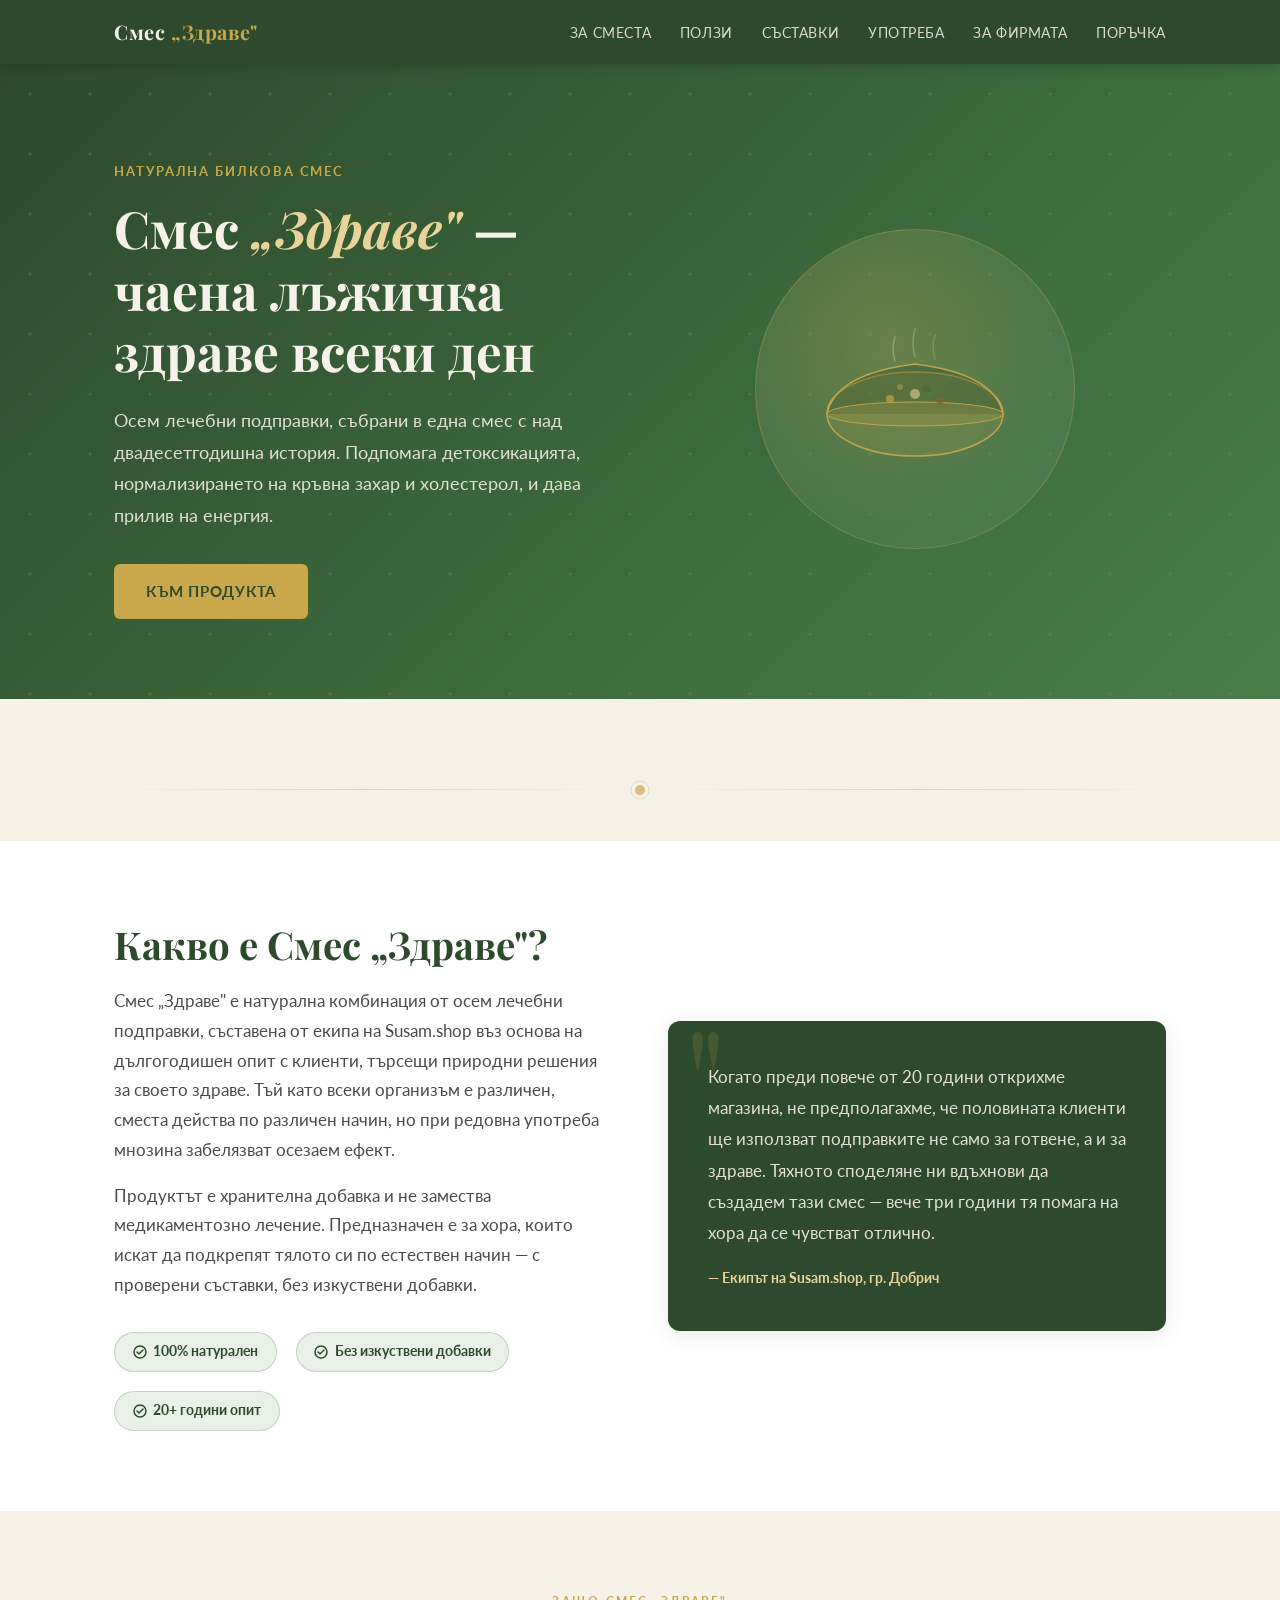
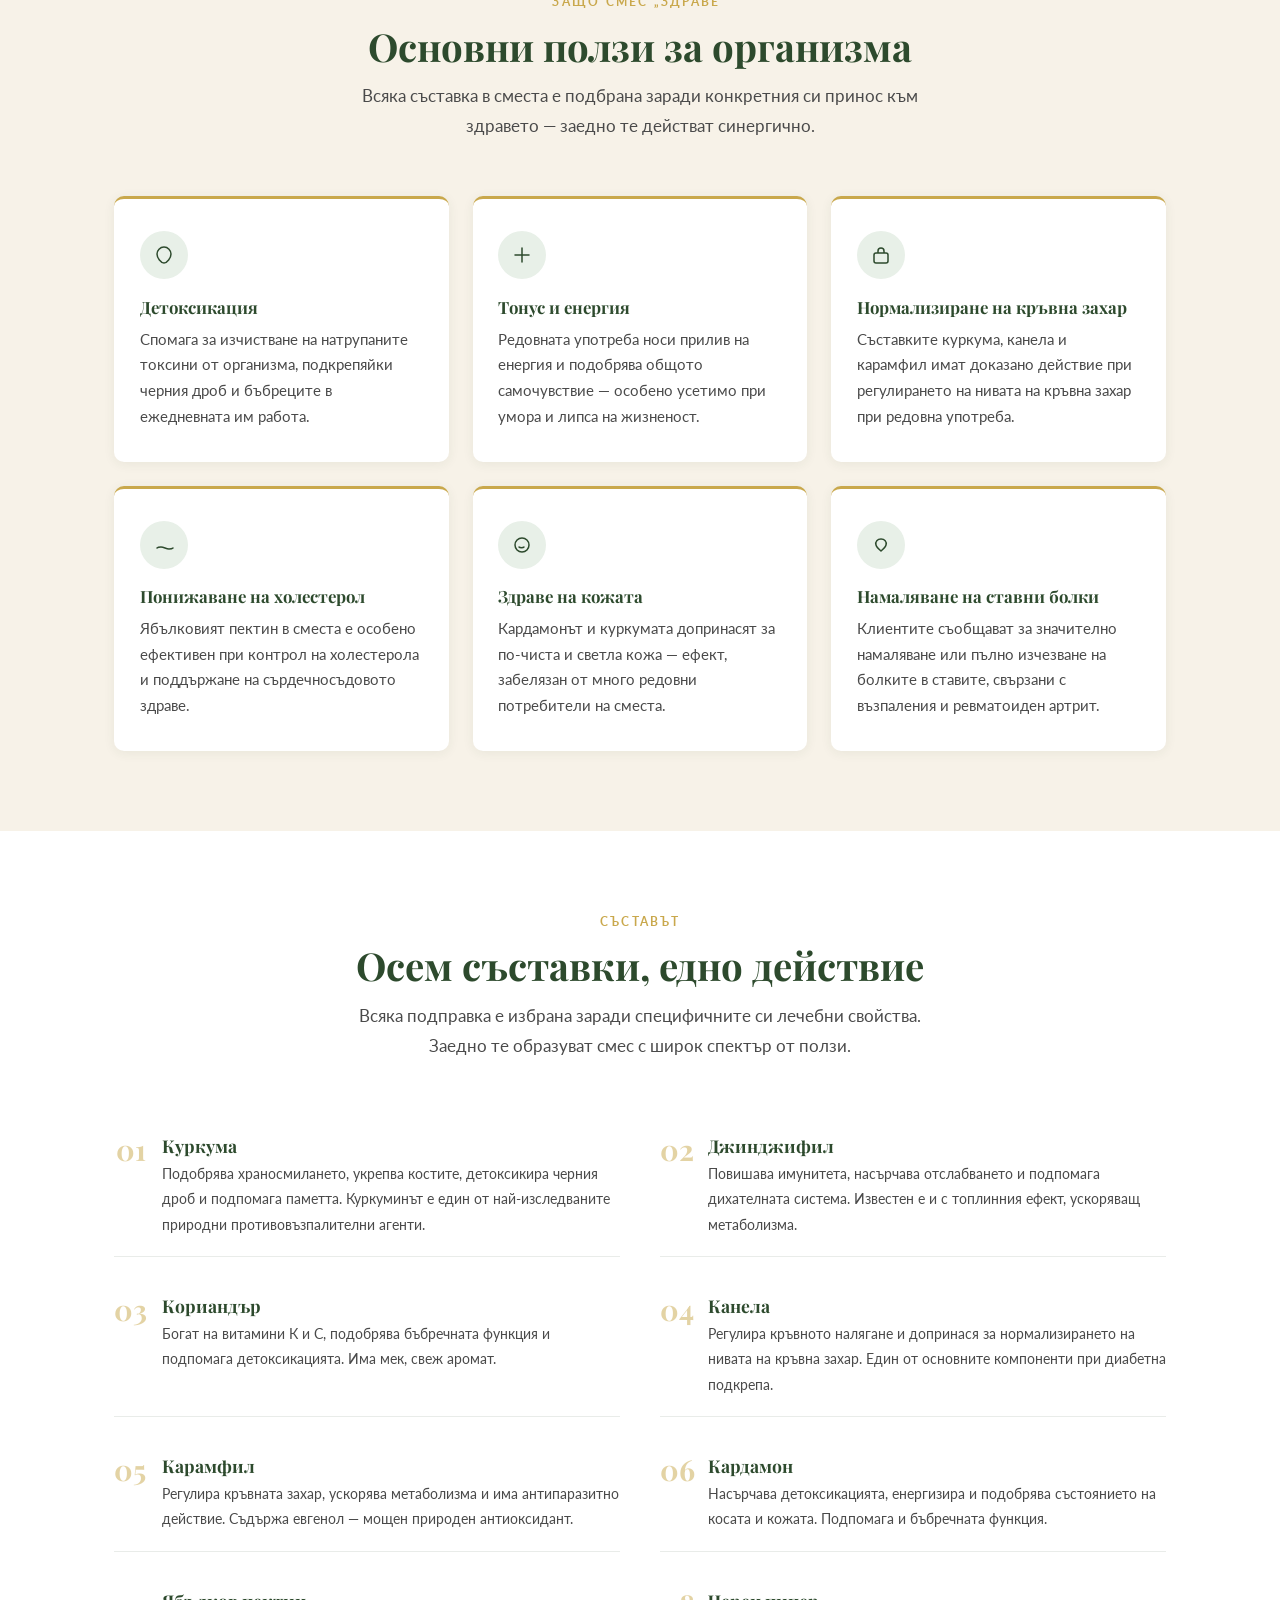
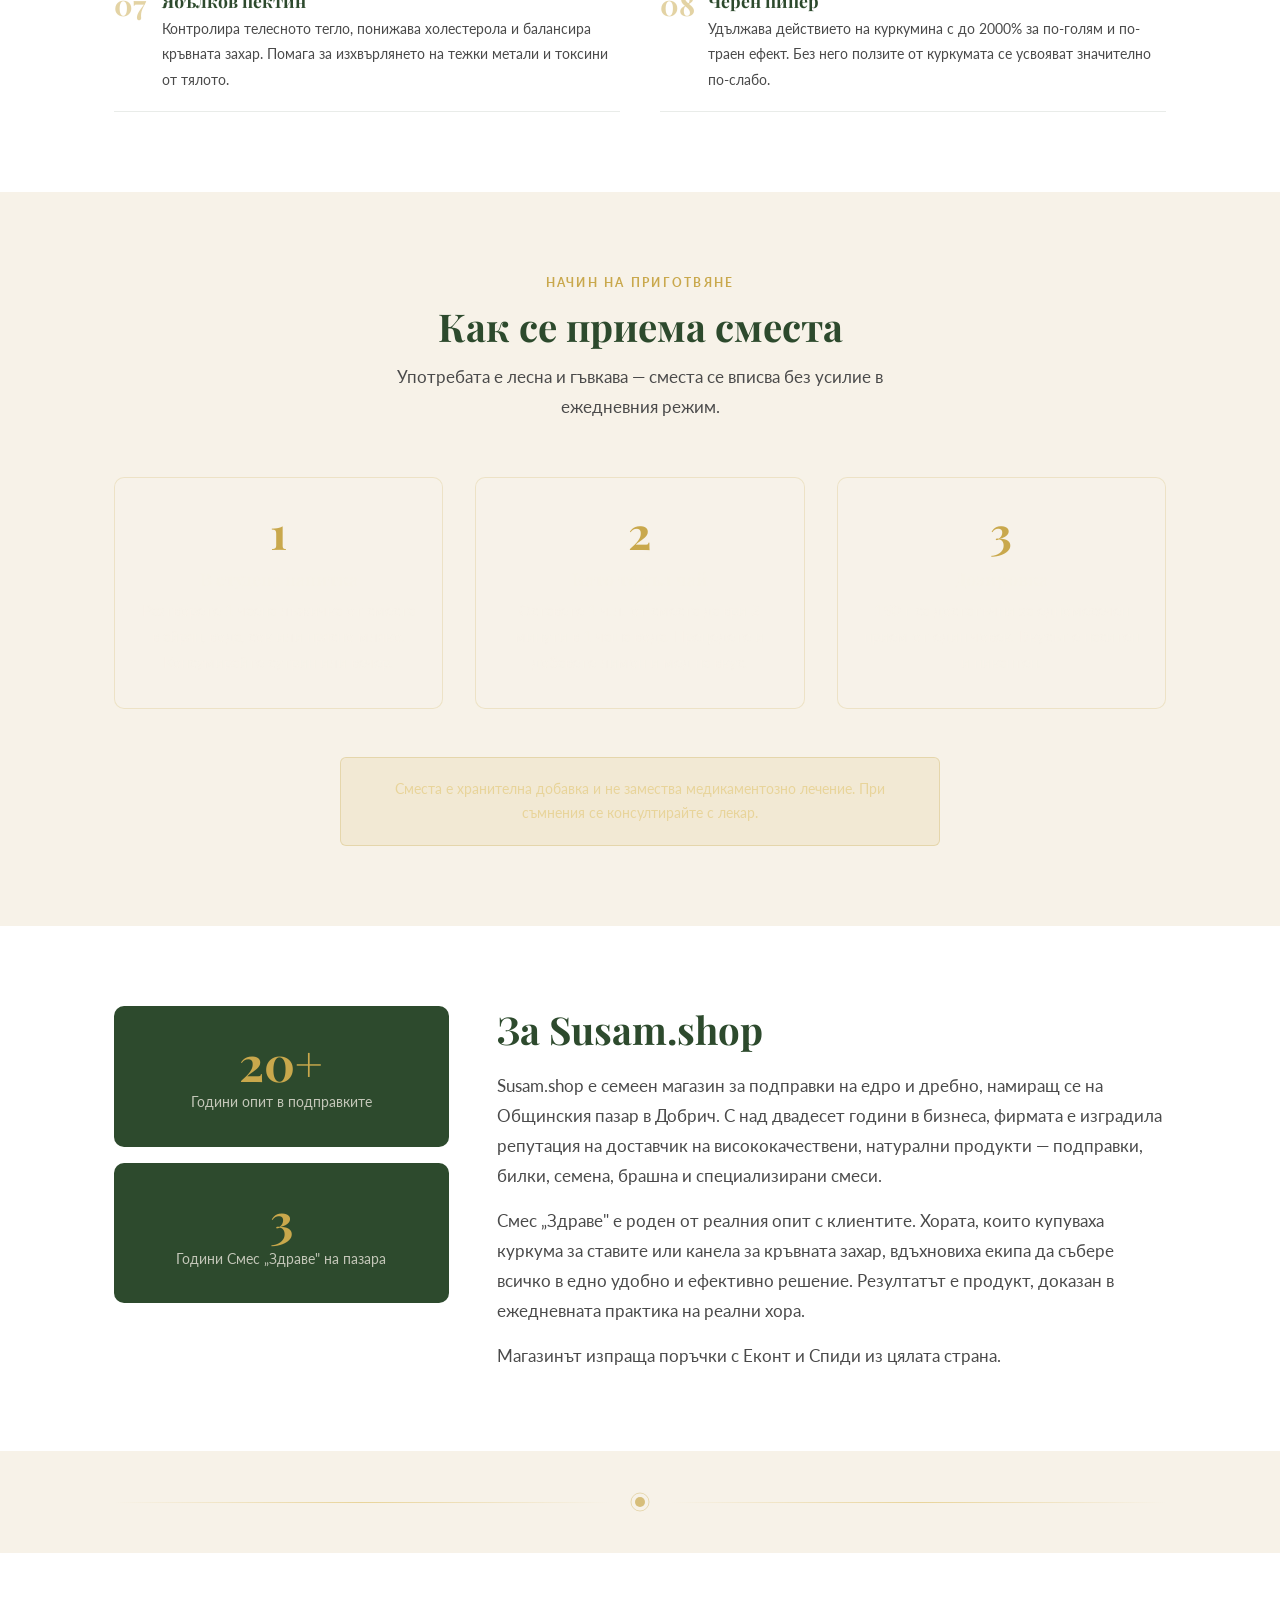
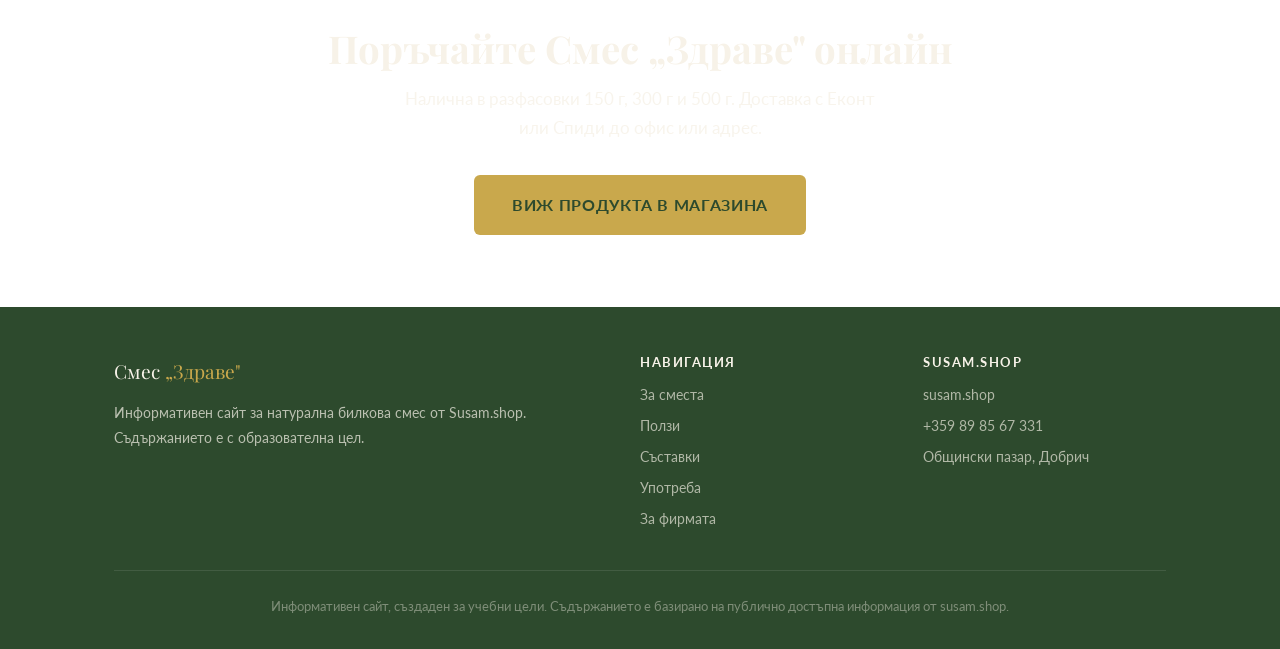
<file: smes-zdrave.html>
<!DOCTYPE html>
<html lang="bg">
<head>
  <meta charset="UTF-8" />
  <meta name="viewport" content="width=device-width, initial-scale=1.0" />
  <meta name="description" content="Смес Здраве е натурална билкова смес от куркума, джинджифил, канела и още 5 съставки. Подпомага детоксикацията, тонуса и нормализирането на кръвна захар." />
  <meta name="keywords" content="смес здраве, билкова смес, натурални подправки, детоксикация, куркума, джинджифил, susam shop" />
  <meta property="og:title" content="Смес „Здраве" – натурална билкова смес за тонус и детоксикация" />
  <meta property="og:description" content="Открийте ползите на 8 лечебни подправки в една удобна смес. Подходяща за ежедневна употреба." />
  <meta property="og:type" content="website" />
  <title>Смес „Здраве" – натурална билкова смес за тонус и детоксикация</title>

  <link rel="preconnect" href="https://fonts.googleapis.com" />
  <link rel="preconnect" href="https://fonts.gstatic.com" crossorigin />
  <link href="https://fonts.googleapis.com/css2?family=Playfair+Display:ital,wght@0,400;0,700;1,400&family=Lato:wght@300;400;700&display=swap" rel="stylesheet" />

  <style>
    /* === TOKENS === */
    :root {
      --green-dark:   #2D4A2D;
      --green-mid:    #3D6B3D;
      --green-light:  #E8F0E8;
      --ivory:        #F7F2E8;
      --brown:        #8B5E3C;
      --gold:         #C9A84C;
      --gold-light:   #E8D49A;
      --text-dark:    #1C1C1C;
      --text-mid:     #4A4A4A;
      --text-light:   #7A7A7A;
      --white:        #FFFFFF;

      --font-display: 'Playfair Display', Georgia, serif;
      --font-body:    'Lato', system-ui, sans-serif;

      --radius:       6px;
      --shadow:       0 4px 20px rgba(45, 74, 45, 0.12);
    }

    /* === RESET === */
    *, *::before, *::after { box-sizing: border-box; margin: 0; padding: 0; }
    html { scroll-behavior: smooth; }
    body {
      font-family: var(--font-body);
      font-size: 17px;
      line-height: 1.75;
      color: var(--text-dark);
      background: var(--ivory);
    }
    img { max-width: 100%; display: block; }
    a { color: var(--green-dark); text-decoration: none; }
    a:hover { text-decoration: underline; }
    a:focus-visible { outline: 3px solid var(--gold); outline-offset: 3px; }

    /* === FADE IN === */
    .fade-in {
      opacity: 0;
      transform: translateY(22px);
      transition: opacity 0.65s ease, transform 0.65s ease;
    }
    .fade-in.visible { opacity: 1; transform: none; }
    @media (prefers-reduced-motion: reduce) {
      .fade-in { opacity: 1; transform: none; transition: none; }
    }

    /* === TYPOGRAPHY === */
    h1, h2, h3, h4 { font-family: var(--font-display); font-weight: 700; line-height: 1.2; }
    h1 { font-size: clamp(2rem, 5vw, 3.2rem); }
    h2 { font-size: clamp(1.6rem, 3.5vw, 2.4rem); }
    h3 { font-size: clamp(1.2rem, 2.5vw, 1.6rem); }
    h4 { font-size: 1.1rem; }
    p { margin-bottom: 1rem; }
    p:last-child { margin-bottom: 0; }

    /* === LAYOUT === */
    .container { max-width: 1100px; margin: 0 auto; padding: 0 1.5rem; }
    .container--narrow { max-width: 780px; margin: 0 auto; padding: 0 1.5rem; }

    section { padding: 5rem 0; }
    section:nth-child(even) { background: var(--white); }

    /* === DIVIDER SPICE === */
    .spice-divider {
      display: flex;
      align-items: center;
      gap: 1.2rem;
      margin: 2.5rem 0;
      color: var(--gold);
    }
    .spice-divider::before,
    .spice-divider::after {
      content: '';
      flex: 1;
      height: 1px;
      background: linear-gradient(to right, transparent, var(--gold-light), transparent);
    }
    .spice-divider svg { flex-shrink: 0; }

    /* === NAVBAR === */
    .navbar {
      position: sticky;
      top: 0;
      z-index: 100;
      background: var(--green-dark);
      box-shadow: 0 2px 12px rgba(0,0,0,0.18);
    }
    .navbar__inner {
      display: flex;
      align-items: center;
      justify-content: space-between;
      gap: 1rem;
      padding: 0.9rem 1.5rem;
      max-width: 1100px;
      margin: 0 auto;
    }
    .navbar__brand {
      font-family: var(--font-display);
      font-size: 1.25rem;
      font-weight: 700;
      color: var(--ivory);
      letter-spacing: 0.03em;
    }
    .navbar__brand span { color: var(--gold); }
    .navbar__links {
      display: flex;
      gap: 1.8rem;
      list-style: none;
    }
    .navbar__links a {
      color: var(--ivory);
      font-size: 0.9rem;
      font-weight: 400;
      letter-spacing: 0.04em;
      text-transform: uppercase;
      opacity: 0.85;
      transition: opacity 0.2s;
    }
    .navbar__links a:hover { opacity: 1; text-decoration: none; }

    /* mobile nav */
    .nav-toggle { display: none; background: none; border: none; cursor: pointer; padding: 4px; }
    .nav-toggle span {
      display: block;
      width: 24px;
      height: 2px;
      background: var(--ivory);
      margin: 5px 0;
      transition: transform 0.3s;
    }

    @media (max-width: 700px) {
      .nav-toggle { display: block; }
      .navbar__links {
        display: none;
        flex-direction: column;
        gap: 0;
        position: absolute;
        top: 100%;
        left: 0;
        right: 0;
        background: var(--green-dark);
        padding: 1rem 1.5rem 1.5rem;
      }
      .navbar__links.open { display: flex; }
      .navbar__links a { padding: 0.5rem 0; font-size: 1rem; }
    }

    /* === HERO === */
    .hero {
      background: linear-gradient(135deg, var(--green-dark) 0%, var(--green-mid) 60%, #4A7C4A 100%);
      color: var(--ivory);
      padding: 6rem 0 5rem;
      position: relative;
      overflow: hidden;
    }
    .hero::before {
      content: '';
      position: absolute;
      inset: 0;
      background: url("data:image/svg+xml,%3Csvg xmlns='http://www.w3.org/2000/svg' width='60' height='60'%3E%3Ccircle cx='30' cy='30' r='1.5' fill='%23C9A84C' opacity='0.18'/%3E%3C/svg%3E") repeat;
      pointer-events: none;
    }
    .hero__inner {
      position: relative;
      display: grid;
      grid-template-columns: 1fr 1fr;
      gap: 3rem;
      align-items: center;
      max-width: 1100px;
      margin: 0 auto;
      padding: 0 1.5rem;
    }
    .hero__eyebrow {
      font-family: var(--font-body);
      font-size: 0.8rem;
      font-weight: 700;
      letter-spacing: 0.15em;
      text-transform: uppercase;
      color: var(--gold);
      margin-bottom: 1rem;
    }
    .hero__title { color: var(--ivory); margin-bottom: 1.4rem; }
    .hero__title em { font-style: italic; color: var(--gold-light); }
    .hero__lead {
      font-size: 1.1rem;
      line-height: 1.8;
      color: rgba(247,242,232,0.88);
      margin-bottom: 2rem;
    }
    .hero__cta {
      display: inline-block;
      background: var(--gold);
      color: var(--green-dark);
      font-weight: 700;
      font-size: 0.95rem;
      letter-spacing: 0.05em;
      text-transform: uppercase;
      padding: 0.9rem 2rem;
      border-radius: var(--radius);
      transition: background 0.2s, transform 0.2s;
    }
    .hero__cta:hover { background: var(--gold-light); transform: translateY(-2px); text-decoration: none; }
    .hero__visual {
      display: flex;
      justify-content: center;
    }
    .hero__bowl {
      width: 320px;
      height: 320px;
      background: radial-gradient(circle at 40% 35%, rgba(201,168,76,0.25), transparent 65%),
                  rgba(255,255,255,0.06);
      border-radius: 50%;
      border: 1.5px solid rgba(201,168,76,0.3);
      display: flex;
      align-items: center;
      justify-content: center;
    }
    .hero__bowl svg { opacity: 0.92; }

    @media (max-width: 780px) {
      .hero__inner { grid-template-columns: 1fr; text-align: center; }
      .hero__visual { display: none; }
    }

    /* === SECTION HEADERS === */
    .section-header { text-align: center; margin-bottom: 3.5rem; }
    .section-header__eyebrow {
      font-family: var(--font-body);
      font-size: 0.78rem;
      font-weight: 700;
      letter-spacing: 0.18em;
      text-transform: uppercase;
      color: var(--gold);
      display: block;
      margin-bottom: 0.6rem;
    }
    .section-header h2 { color: var(--green-dark); }
    .section-header p {
      color: var(--text-mid);
      max-width: 580px;
      margin: 0.8rem auto 0;
      font-size: 1.05rem;
    }

    /* === ABOUT SECTION === */
    .about__grid {
      display: grid;
      grid-template-columns: 1fr 1fr;
      gap: 3.5rem;
      align-items: center;
    }
    .about__text h2 { color: var(--green-dark); margin-bottom: 1.2rem; }
    .about__text p { color: var(--text-mid); }
    .about__badge-wrap { display: flex; gap: 1.2rem; flex-wrap: wrap; margin-top: 2rem; }
    .about__badge {
      background: var(--green-light);
      border: 1px solid rgba(45,74,45,0.18);
      border-radius: 100px;
      padding: 0.45rem 1.1rem;
      font-size: 0.85rem;
      font-weight: 700;
      color: var(--green-dark);
      display: flex;
      align-items: center;
      gap: 0.4rem;
    }
    .about__card {
      background: var(--green-dark);
      color: var(--ivory);
      border-radius: 12px;
      padding: 2.5rem;
      box-shadow: var(--shadow);
      position: relative;
      overflow: hidden;
    }
    .about__card::before {
      content: '"';
      font-family: var(--font-display);
      font-size: 9rem;
      color: var(--gold);
      opacity: 0.15;
      position: absolute;
      top: -1rem;
      left: 1rem;
      line-height: 1;
    }
    .about__card p {
      position: relative;
      font-size: 1.05rem;
      line-height: 1.85;
      color: rgba(247,242,232,0.9);
    }
    .about__card cite {
      display: block;
      margin-top: 1.2rem;
      font-style: normal;
      font-size: 0.85rem;
      color: var(--gold-light);
      font-weight: 700;
    }
    @media (max-width: 700px) {
      .about__grid { grid-template-columns: 1fr; }
    }

    /* === BENEFITS === */
    .benefits { background: var(--ivory); }
    .benefits__grid {
      display: grid;
      grid-template-columns: repeat(3, 1fr);
      gap: 1.5rem;
    }
    .benefit-card {
      background: var(--white);
      border-radius: 10px;
      padding: 2rem 1.6rem;
      box-shadow: 0 2px 12px rgba(45,74,45,0.07);
      border-top: 3px solid var(--gold);
      transition: transform 0.25s, box-shadow 0.25s;
    }
    .benefit-card:hover { transform: translateY(-4px); box-shadow: var(--shadow); }
    .benefit-card__icon {
      width: 48px;
      height: 48px;
      background: var(--green-light);
      border-radius: 50%;
      display: flex;
      align-items: center;
      justify-content: center;
      margin-bottom: 1.1rem;
    }
    .benefit-card h3 {
      font-size: 1.05rem;
      color: var(--green-dark);
      margin-bottom: 0.6rem;
    }
    .benefit-card p { font-size: 0.92rem; color: var(--text-mid); margin: 0; }
    @media (max-width: 800px) {
      .benefits__grid { grid-template-columns: 1fr 1fr; }
    }
    @media (max-width: 500px) {
      .benefits__grid { grid-template-columns: 1fr; }
    }

    /* === INGREDIENTS === */
    .ingredients { background: var(--white); }
    .ingredients__list {
      display: grid;
      grid-template-columns: 1fr 1fr;
      gap: 1.2rem 2.5rem;
    }
    .ingredient {
      display: flex;
      gap: 1rem;
      align-items: flex-start;
      padding: 1.2rem 0;
      border-bottom: 1px solid rgba(45,74,45,0.1);
    }
    .ingredient__num {
      font-family: var(--font-display);
      font-size: 1.8rem;
      font-weight: 700;
      color: var(--gold);
      opacity: 0.5;
      line-height: 1;
      min-width: 2rem;
      text-align: right;
    }
    .ingredient__body h4 { color: var(--green-dark); margin-bottom: 0.3rem; }
    .ingredient__body p { font-size: 0.9rem; color: var(--text-mid); margin: 0; }
    @media (max-width: 680px) {
      .ingredients__list { grid-template-columns: 1fr; }
    }

    /* === USAGE === */
    .usage { background: var(--green-dark); color: var(--ivory); }
    .usage .section-header__eyebrow { color: var(--gold); }
    .usage .section-header h2 { color: var(--ivory); }
    .usage .section-header p { color: rgba(247,242,232,0.75); }
    .usage__steps {
      display: grid;
      grid-template-columns: repeat(3, 1fr);
      gap: 2rem;
    }
    .usage__step {
      background: rgba(255,255,255,0.06);
      border: 1px solid rgba(201,168,76,0.22);
      border-radius: 10px;
      padding: 2rem 1.5rem;
      text-align: center;
    }
    .usage__step__num {
      font-family: var(--font-display);
      font-size: 2.8rem;
      font-weight: 700;
      color: var(--gold);
      line-height: 1;
      margin-bottom: 0.8rem;
    }
    .usage__step h3 { color: var(--ivory); font-size: 1.1rem; margin-bottom: 0.6rem; }
    .usage__step p { font-size: 0.92rem; color: rgba(247,242,232,0.75); margin: 0; }
    .usage__note {
      text-align: center;
      margin-top: 3rem;
      padding: 1.2rem 2rem;
      background: rgba(201,168,76,0.12);
      border: 1px solid rgba(201,168,76,0.3);
      border-radius: var(--radius);
      font-size: 0.88rem;
      color: var(--gold-light);
      max-width: 600px;
      margin-left: auto;
      margin-right: auto;
    }
    @media (max-width: 700px) {
      .usage__steps { grid-template-columns: 1fr; }
    }

    /* === ABOUT COMPANY === */
    .company { background: var(--ivory); }
    .company__inner {
      display: grid;
      grid-template-columns: 1fr 2fr;
      gap: 3rem;
      align-items: start;
    }
    .company__stat {
      background: var(--green-dark);
      color: var(--ivory);
      border-radius: 10px;
      padding: 2rem;
      text-align: center;
      margin-bottom: 1rem;
    }
    .company__stat__num {
      font-family: var(--font-display);
      font-size: 3rem;
      font-weight: 700;
      color: var(--gold);
      line-height: 1;
    }
    .company__stat__label { font-size: 0.85rem; color: rgba(247,242,232,0.75); margin-top: 0.3rem; }
    .company__text h2 { color: var(--green-dark); margin-bottom: 1.2rem; }
    .company__text p { color: var(--text-mid); }
    @media (max-width: 700px) {
      .company__inner { grid-template-columns: 1fr; }
    }

    /* === CTA BANNER === */
    .cta-banner {
      background: linear-gradient(135deg, var(--brown) 0%, #6B3E1C 100%);
      color: var(--ivory);
      padding: 4.5rem 0;
      text-align: center;
    }
    .cta-banner h2 { color: var(--ivory); margin-bottom: 0.8rem; }
    .cta-banner p { color: rgba(247,242,232,0.82); font-size: 1.05rem; max-width: 500px; margin: 0 auto 2rem; }
    .cta-banner__btn {
      display: inline-block;
      background: var(--gold);
      color: var(--green-dark);
      font-weight: 700;
      font-size: 1rem;
      letter-spacing: 0.04em;
      text-transform: uppercase;
      padding: 1rem 2.4rem;
      border-radius: var(--radius);
      transition: background 0.2s, transform 0.2s;
    }
    .cta-banner__btn:hover { background: var(--gold-light); transform: translateY(-2px); text-decoration: none; }

    /* === FOOTER === */
    footer {
      background: var(--green-dark);
      color: rgba(247,242,232,0.7);
      padding: 3rem 0 2rem;
      font-size: 0.88rem;
    }
    .footer__inner {
      display: grid;
      grid-template-columns: 2fr 1fr 1fr;
      gap: 2.5rem;
      padding-bottom: 2rem;
      border-bottom: 1px solid rgba(255,255,255,0.1);
    }
    .footer__brand {
      font-family: var(--font-display);
      font-size: 1.2rem;
      color: var(--ivory);
      margin-bottom: 0.8rem;
    }
    .footer__brand span { color: var(--gold); }
    footer h4 { color: var(--ivory); font-family: var(--font-body); font-size: 0.8rem; text-transform: uppercase; letter-spacing: 0.12em; margin-bottom: 0.8rem; }
    footer ul { list-style: none; }
    footer ul li { margin-bottom: 0.4rem; }
    footer ul li a { color: rgba(247,242,232,0.65); font-size: 0.88rem; transition: color 0.2s; }
    footer ul li a:hover { color: var(--gold); text-decoration: none; }
    .footer__bottom { padding-top: 1.5rem; text-align: center; font-size: 0.8rem; color: rgba(247,242,232,0.4); }
    @media (max-width: 680px) {
      .footer__inner { grid-template-columns: 1fr; gap: 1.5rem; }
    }
  </style>
</head>

<body>

  <!-- NAVBAR -->
  <nav class="navbar" aria-label="Основна навигация">
    <div class="navbar__inner">
      <a href="#" class="navbar__brand">Смес <span>„Здраве"</span></a>
      <button class="nav-toggle" aria-label="Отвори меню" aria-expanded="false" onclick="toggleNav(this)">
        <span></span><span></span><span></span>
      </button>
      <ul class="navbar__links" id="nav-links">
        <li><a href="#about">За сместа</a></li>
        <li><a href="#benefits">Ползи</a></li>
        <li><a href="#ingredients">Съставки</a></li>
        <li><a href="#usage">Употреба</a></li>
        <li><a href="#company">За фирмата</a></li>
        <li><a href="#order">Поръчка</a></li>
      </ul>
    </div>
  </nav>

  <!-- HERO -->
  <header class="hero">
    <div class="hero__inner">
      <div class="hero__content fade-in">
        <p class="hero__eyebrow">Натурална билкова смес</p>
        <h1 class="hero__title">Смес <em>„Здраве"</em> — чаена лъжичка здраве всеки ден</h1>
        <p class="hero__lead">Осем лечебни подправки, събрани в една смес с над двадесетгодишна история. Подпомага детоксикацията, нормализирането на кръвна захар и холестерол, и дава прилив на енергия.</p>
        <a href="#order" class="hero__cta">Към продукта</a>
      </div>
      <div class="hero__visual fade-in">
        <div class="hero__bowl">
          <!-- Stylised spice bowl SVG -->
          <svg width="220" height="220" viewBox="0 0 220 220" fill="none" xmlns="http://www.w3.org/2000/svg" aria-hidden="true">
            <ellipse cx="110" cy="135" rx="88" ry="42" fill="rgba(201,168,76,0.15)" stroke="#C9A84C" stroke-width="1.5"/>
            <path d="M22 135 Q30 95 110 85 Q190 95 198 135" stroke="#C9A84C" stroke-width="1.5" fill="rgba(45,74,45,0.35)"/>
            <ellipse cx="110" cy="135" rx="88" ry="12" fill="rgba(201,168,76,0.22)" stroke="#C9A84C" stroke-width="1"/>
            <!-- spice dots -->
            <circle cx="85" cy="120" r="4" fill="#C9A84C" opacity="0.7"/>
            <circle cx="110" cy="115" r="5" fill="#E8D49A" opacity="0.6"/>
            <circle cx="135" cy="122" r="3.5" fill="#8B5E3C" opacity="0.8"/>
            <circle cx="95" cy="108" r="3" fill="#C9A84C" opacity="0.5"/>
            <circle cx="122" cy="110" r="4" fill="#3D6B3D" opacity="0.6"/>
            <!-- steam lines -->
            <path d="M90 82 Q86 70 90 58" stroke="rgba(247,242,232,0.3)" stroke-width="1.5" stroke-linecap="round" fill="none"/>
            <path d="M110 78 Q106 64 110 50" stroke="rgba(247,242,232,0.25)" stroke-width="1.5" stroke-linecap="round" fill="none"/>
            <path d="M130 80 Q126 68 130 56" stroke="rgba(247,242,232,0.2)" stroke-width="1.5" stroke-linecap="round" fill="none"/>
          </svg>
        </div>
      </div>
    </div>
  </header>

  <!-- SPICE DIVIDER -->
  <div class="container" style="padding-top:2.5rem; padding-bottom:0;">
    <div class="spice-divider">
      <svg width="22" height="22" viewBox="0 0 22 22" fill="none" aria-hidden="true"><circle cx="11" cy="11" r="5" fill="#C9A84C" opacity="0.7"/><circle cx="11" cy="11" r="9" stroke="#C9A84C" stroke-width="1" fill="none" opacity="0.35"/></svg>
    </div>
  </div>

  <!-- ABOUT -->
  <section id="about">
    <div class="container">
      <div class="about__grid">
        <div class="about__text fade-in">
          <h2>Какво е Смес „Здраве"?</h2>
          <p>Смес „Здраве" е натурална комбинация от осем лечебни подправки, съставена от екипа на Susam.shop въз основа на дългогодишен опит с клиенти, търсещи природни решения за своето здраве. Тъй като всеки организъм е различен, сместа действа по различен начин, но при редовна употреба мнозина забелязват осезаем ефект.</p>
          <p>Продуктът е хранителна добавка и не замества медикаментозно лечение. Предназначен е за хора, които искат да подкрепят тялото си по естествен начин — с проверени съставки, без изкуствени добавки.</p>
          <div class="about__badge-wrap">
            <span class="about__badge">
              <svg width="14" height="14" viewBox="0 0 14 14" fill="none" aria-hidden="true"><circle cx="7" cy="7" r="6" stroke="#2D4A2D" stroke-width="1.5"/><path d="M4 7l2 2 4-4" stroke="#2D4A2D" stroke-width="1.5" stroke-linecap="round" stroke-linejoin="round"/></svg>
              100% натурален
            </span>
            <span class="about__badge">
              <svg width="14" height="14" viewBox="0 0 14 14" fill="none" aria-hidden="true"><circle cx="7" cy="7" r="6" stroke="#2D4A2D" stroke-width="1.5"/><path d="M4 7l2 2 4-4" stroke="#2D4A2D" stroke-width="1.5" stroke-linecap="round" stroke-linejoin="round"/></svg>
              Без изкуствени добавки
            </span>
            <span class="about__badge">
              <svg width="14" height="14" viewBox="0 0 14 14" fill="none" aria-hidden="true"><circle cx="7" cy="7" r="6" stroke="#2D4A2D" stroke-width="1.5"/><path d="M4 7l2 2 4-4" stroke="#2D4A2D" stroke-width="1.5" stroke-linecap="round" stroke-linejoin="round"/></svg>
              20+ години опит
            </span>
          </div>
        </div>
        <div class="about__card fade-in">
          <p>Когато преди повече от 20 години открихме магазина, не предполагахме, че половината клиенти ще използват подправките не само за готвене, а и за здраве. Тяхното споделяне ни вдъхнови да създадем тази смес — вече три години тя помага на хора да се чувстват отлично.</p>
          <cite>— Екипът на Susam.shop, гр. Добрич</cite>
        </div>
      </div>
    </div>
  </section>

  <!-- BENEFITS -->
  <section id="benefits">
    <div class="container">
      <div class="section-header fade-in">
        <span class="section-header__eyebrow">Защо смес „Здраве"</span>
        <h2>Основни ползи за организма</h2>
        <p>Всяка съставка в сместа е подбрана заради конкретния си принос към здравето — заедно те действат синергично.</p>
      </div>
      <div class="benefits__grid">

        <div class="benefit-card fade-in">
          <div class="benefit-card__icon">
            <svg width="22" height="22" viewBox="0 0 22 22" fill="none" aria-hidden="true"><path d="M11 3C7 3 4 6.5 4 10c0 4 4 9 7 9s7-5 7-9c0-3.5-3-7-7-7z" stroke="#2D4A2D" stroke-width="1.5" fill="none"/></svg>
          </div>
          <h3>Детоксикация</h3>
          <p>Спомага за изчистване на натрупаните токсини от организма, подкрепяйки черния дроб и бъбреците в ежедневната им работа.</p>
        </div>

        <div class="benefit-card fade-in">
          <div class="benefit-card__icon">
            <svg width="22" height="22" viewBox="0 0 22 22" fill="none" aria-hidden="true"><path d="M11 4v14M4 11h14" stroke="#2D4A2D" stroke-width="1.5" stroke-linecap="round"/></svg>
          </div>
          <h3>Тонус и енергия</h3>
          <p>Редовната употреба носи прилив на енергия и подобрява общото самочувствие — особено усетимо при умора и липса на жизненост.</p>
        </div>

        <div class="benefit-card fade-in">
          <div class="benefit-card__icon">
            <svg width="22" height="22" viewBox="0 0 22 22" fill="none" aria-hidden="true"><rect x="4" y="9" width="14" height="10" rx="2" stroke="#2D4A2D" stroke-width="1.5" fill="none"/><path d="M8 9V7a3 3 0 016 0v2" stroke="#2D4A2D" stroke-width="1.5"/></svg>
          </div>
          <h3>Нормализиране на кръвна захар</h3>
          <p>Съставките куркума, канела и карамфил имат доказано действие при регулирането на нивата на кръвна захар при редовна употреба.</p>
        </div>

        <div class="benefit-card fade-in">
          <div class="benefit-card__icon">
            <svg width="22" height="22" viewBox="0 0 22 22" fill="none" aria-hidden="true"><path d="M4 14s1-1 4-1 5 2 8 2 4-1 4-1" stroke="#2D4A2D" stroke-width="1.5" stroke-linecap="round"/></svg>
          </div>
          <h3>Понижаване на холестерол</h3>
          <p>Ябълковият пектин в сместа е особено ефективен при контрол на холестерола и поддържане на сърдечносъдовото здраве.</p>
        </div>

        <div class="benefit-card fade-in">
          <div class="benefit-card__icon">
            <svg width="22" height="22" viewBox="0 0 22 22" fill="none" aria-hidden="true"><circle cx="11" cy="11" r="7" stroke="#2D4A2D" stroke-width="1.5" fill="none"/><path d="M8 13c.8 1 4.2 1 5 0" stroke="#2D4A2D" stroke-width="1.5" stroke-linecap="round"/></svg>
          </div>
          <h3>Здраве на кожата</h3>
          <p>Кардамонът и куркумата допринасят за по-чиста и светла кожа — ефект, забелязан от много редовни потребители на сместа.</p>
        </div>

        <div class="benefit-card fade-in">
          <div class="benefit-card__icon">
            <svg width="22" height="22" viewBox="0 0 22 22" fill="none" aria-hidden="true"><path d="M11 5c-3.5 0-6 2.5-5 6 .7 2.5 5 6 5 6s4.3-3.5 5-6c1-3.5-1.5-6-5-6z" stroke="#2D4A2D" stroke-width="1.5" fill="none"/></svg>
          </div>
          <h3>Намаляване на ставни болки</h3>
          <p>Клиентите съобщават за значително намаляване или пълно изчезване на болките в ставите, свързани с възпаления и ревматоиден артрит.</p>
        </div>

      </div>
    </div>
  </section>

  <!-- INGREDIENTS -->
  <section id="ingredients">
    <div class="container">
      <div class="section-header fade-in">
        <span class="section-header__eyebrow">Съставът</span>
        <h2>Осем съставки, едно действие</h2>
        <p>Всяка подправка е избрана заради специфичните си лечебни свойства. Заедно те образуват смес с широк спектър от ползи.</p>
      </div>
      <div class="ingredients__list">

        <div class="ingredient fade-in">
          <span class="ingredient__num">01</span>
          <div class="ingredient__body">
            <h4>Куркума</h4>
            <p>Подобрява храносмилането, укрепва костите, детоксикира черния дроб и подпомага паметта. Куркуминът е един от най-изследваните природни противовъзпалителни агенти.</p>
          </div>
        </div>

        <div class="ingredient fade-in">
          <span class="ingredient__num">02</span>
          <div class="ingredient__body">
            <h4>Джинджифил</h4>
            <p>Повишава имунитета, насърчава отслабването и подпомага дихателната система. Известен е и с топлинния ефект, ускоряващ метаболизма.</p>
          </div>
        </div>

        <div class="ingredient fade-in">
          <span class="ingredient__num">03</span>
          <div class="ingredient__body">
            <h4>Кориандър</h4>
            <p>Богат на витамини К и С, подобрява бъбречната функция и подпомага детоксикацията. Има мек, свеж аромат.</p>
          </div>
        </div>

        <div class="ingredient fade-in">
          <span class="ingredient__num">04</span>
          <div class="ingredient__body">
            <h4>Канела</h4>
            <p>Регулира кръвното налягане и допринася за нормализирането на нивата на кръвна захар. Един от основните компоненти при диабетна подкрепа.</p>
          </div>
        </div>

        <div class="ingredient fade-in">
          <span class="ingredient__num">05</span>
          <div class="ingredient__body">
            <h4>Карамфил</h4>
            <p>Регулира кръвната захар, ускорява метаболизма и има антипаразитно действие. Съдържа евгенол — мощен природен антиоксидант.</p>
          </div>
        </div>

        <div class="ingredient fade-in">
          <span class="ingredient__num">06</span>
          <div class="ingredient__body">
            <h4>Кардамон</h4>
            <p>Насърчава детоксикацията, енергизира и подобрява състоянието на косата и кожата. Подпомага и бъбречната функция.</p>
          </div>
        </div>

        <div class="ingredient fade-in">
          <span class="ingredient__num">07</span>
          <div class="ingredient__body">
            <h4>Ябълков пектин</h4>
            <p>Контролира телесното тегло, понижава холестерола и балансира кръвната захар. Помага за изхвърлянето на тежки метали и токсини от тялото.</p>
          </div>
        </div>

        <div class="ingredient fade-in">
          <span class="ingredient__num">08</span>
          <div class="ingredient__body">
            <h4>Черен пипер</h4>
            <p>Удължава действието на куркумина с до 2000% за по-голям и по-траен ефект. Без него ползите от куркумата се усвояват значително по-слабо.</p>
          </div>
        </div>

      </div>
    </div>
  </section>

  <!-- USAGE -->
  <section id="usage">
    <div class="container">
      <div class="section-header fade-in">
        <span class="section-header__eyebrow">Начин на приготвяне</span>
        <h2>Как се приема сместа</h2>
        <p>Употребата е лесна и гъвкава — сместа се вписва без усилие в ежедневния режим.</p>
      </div>
      <div class="usage__steps">

        <div class="usage__step fade-in">
          <div class="usage__step__num">1</div>
          <h3>В студена напитка</h3>
          <p>Разтворете 1 чаена лъжичка от сместа в айрян, вода, сок или прясно мляко. Консумирайте сутрин или вечер.</p>
        </div>

        <div class="usage__step fade-in">
          <div class="usage__step__num">2</div>
          <h3>Като топъл чай</h3>
          <p>Оставете 1 ч.л. от сместа да ври 3 минути в 1 чаша вода. Прецедете и добавете лимон и мед на вкус.</p>
        </div>

        <div class="usage__step fade-in">
          <div class="usage__step__num">3</div>
          <h3>Дозировка</h3>
          <p>150 г са достатъчни за едномесечен прием от един човек. Вкусът е наситен и пикантен.</p>
        </div>

      </div>
      <p class="usage__note">Сместа е хранителна добавка и не замества медикаментозно лечение. При съмнения се консултирайте с лекар.</p>
    </div>
  </section>

  <!-- COMPANY -->
  <section id="company">
    <div class="container">
      <div class="company__inner">
        <div class="fade-in">
          <div class="company__stat">
            <div class="company__stat__num">20+</div>
            <div class="company__stat__label">Години опит в подправките</div>
          </div>
          <div class="company__stat">
            <div class="company__stat__num">3</div>
            <div class="company__stat__label">Години Смес „Здраве" на пазара</div>
          </div>
        </div>
        <div class="company__text fade-in">
          <h2>За Susam.shop</h2>
          <p>Susam.shop е семеен магазин за подправки на едро и дребно, намиращ се на Общинския пазар в Добрич. С над двадесет години в бизнеса, фирмата е изградила репутация на доставчик на висококачествени, натурални продукти — подправки, билки, семена, брашна и специализирани смеси.</p>
          <p>Смес „Здраве" е роден от реалния опит с клиентите. Хората, които купуваха куркума за ставите или канела за кръвната захар, вдъхновиха екипа да събере всичко в едно удобно и ефективно решение. Резултатът е продукт, доказан в ежедневната практика на реални хора.</p>
          <p>Магазинът изпраща поръчки с Еконт и Спиди из цялата страна.</p>
        </div>
      </div>
    </div>
  </section>

  <!-- DIVIDER -->
  <div class="container">
    <div class="spice-divider">
      <svg width="22" height="22" viewBox="0 0 22 22" fill="none" aria-hidden="true"><circle cx="11" cy="11" r="5" fill="#C9A84C" opacity="0.7"/><circle cx="11" cy="11" r="9" stroke="#C9A84C" stroke-width="1" fill="none" opacity="0.35"/></svg>
    </div>
  </div>

  <!-- CTA BANNER -->
  <section id="order" class="cta-banner" style="padding:4.5rem 0;">
    <div class="container--narrow">
      <h2>Поръчайте Смес „Здраве" онлайн</h2>
      <p>Налична в разфасовки 150 г, 300 г и 500 г. Доставка с Еконт или Спиди до офис или адрес.</p>
      <a href="https://susam.shop/product/smes-zdrave-chaena-lazhichka-zdrave-vseki-den/" target="_blank" rel="noopener" class="cta-banner__btn">Виж продукта в магазина</a>
    </div>
  </section>

  <!-- FOOTER -->
  <footer>
    <div class="container">
      <div class="footer__inner">
        <div>
          <div class="footer__brand">Смес <span>„Здраве"</span></div>
          <p>Информативен сайт за натурална билкова смес от Susam.shop. Съдържанието е с образователна цел.</p>
        </div>
        <div>
          <h4>Навигация</h4>
          <ul>
            <li><a href="#about">За сместа</a></li>
            <li><a href="#benefits">Ползи</a></li>
            <li><a href="#ingredients">Съставки</a></li>
            <li><a href="#usage">Употреба</a></li>
            <li><a href="#company">За фирмата</a></li>
          </ul>
        </div>
        <div>
          <h4>Susam.shop</h4>
          <ul>
            <li><a href="https://susam.shop" target="_blank" rel="noopener">susam.shop</a></li>
            <li><a href="tel:+359898567331">+359 89 85 67 331</a></li>
            <li><a href="https://maps.app.goo.gl/example" target="_blank" rel="noopener">Общински пазар, Добрич</a></li>
          </ul>
        </div>
      </div>
      <div class="footer__bottom">
        <p>Информативен сайт, създаден за учебни цели. Съдържанието е базирано на публично достъпна информация от susam.shop.</p>
      </div>
    </div>
  </footer>

  <script>
    // Mobile nav toggle
    function toggleNav(btn) {
      const links = document.getElementById('nav-links');
      const open = links.classList.toggle('open');
      btn.setAttribute('aria-expanded', open);
    }

    // Scroll fade-in
    const observer = new IntersectionObserver((entries) => {
      entries.forEach(e => {
        if (e.isIntersecting) {
          e.target.classList.add('visible');
          observer.unobserve(e.target);
        }
      });
    }, { threshold: 0.12 });

    document.querySelectorAll('.fade-in').forEach(el => observer.observe(el));
  </script>

</body>
</html>
</file>
<file: style.css>
/* === ДИЗАЙН ТОКЕНИ === */
:root {
  --green-dark:  #2D4A2D;
  --green-mid:   #3D6B3D;
  --green-light: #EBF2EB;
  --ivory:       #F7F2E8;
  --brown:       #8B5E3C;
  --gold:        #C9A84C;
  --gold-light:  #E8D49A;
  --text-dark:   #1C1C1C;
  --text-mid:    #4A4A4A;
  --white:       #FFFFFF;
  --font-display:'Playfair Display', Georgia, serif;
  --font-body:   'Lato', system-ui, sans-serif;
  --radius:      8px;
  --shadow:      0 4px 24px rgba(45, 74, 45, 0.10);
}

/* === RESET === */
*, *::before, *::after { box-sizing: border-box; margin: 0; padding: 0; }
html { scroll-behavior: smooth; }
section[id], header[id] { scroll-margin-top: 84px; }
body {
  font-family: var(--font-body);
  font-size: 17px;
  line-height: 1.8;
  color: var(--text-dark);
  background: var(--ivory);
}
img { max-width: 100%; display: block; }
a { color: var(--green-dark); text-decoration: none; }
a:hover { text-decoration: underline; }
a:focus-visible { outline: 3px solid var(--gold); outline-offset: 3px; }

/* === АНИМАЦИЯ ПОЯВЯВАНЕ === */
.fade-in {
  opacity: 0;
  transform: translateY(20px);
  transition: opacity 0.6s ease, transform 0.6s ease;
}
.fade-in.visible { opacity: 1; transform: none; }
@media (prefers-reduced-motion: reduce) {
  .fade-in { opacity: 1; transform: none; transition: none; }
}

/* === ТИПОГРАФИЯ === */
h1, h2, h3, h4 { font-family: var(--font-display); font-weight: 700; line-height: 1.25; }
h1 { font-size: clamp(2.2rem, 5vw, 3.4rem); }
h2 { font-size: clamp(1.7rem, 3.5vw, 2.6rem); }
h3 { font-size: clamp(1.1rem, 2vw, 1.4rem); }
p { margin-bottom: 1rem; }
p:last-child { margin-bottom: 0; }

/* === ОФОРМЛЕНИЕ === */
.container        { max-width: 1080px; margin: 0 auto; padding: 0 1.5rem; }
.container--narrow{ max-width: 740px;  margin: 0 auto; padding: 0 1.5rem; }
section { padding: 5.5rem 0; }

.eyebrow {
  display: block;
  font-family: var(--font-body);
  font-size: 0.75rem;
  font-weight: 700;
  letter-spacing: 0.22em;
  text-transform: uppercase;
  color: var(--gold);
  margin-bottom: 0.7rem;
}

/* === БУТОН === */
.btn {
  display: inline-block;
  background: var(--gold);
  color: var(--green-dark);
  font-family: var(--font-body);
  font-weight: 700;
  font-size: 0.9rem;
  letter-spacing: 0.07em;
  text-transform: uppercase;
  padding: 0.9rem 2.2rem;
  border-radius: var(--radius);
  transition: background 0.2s, transform 0.15s, box-shadow 0.2s;
  box-shadow: 0 2px 10px rgba(201, 168, 76, 0.3);
}
.btn:hover {
  background: var(--gold-light);
  transform: translateY(-2px);
  box-shadow: 0 6px 18px rgba(201, 168, 76, 0.35);
  text-decoration: none;
}
.btn--outline {
  background: transparent;
  color: var(--ivory);
  border: 2px solid rgba(201, 168, 76, 0.6);
  box-shadow: none;
}
.btn--outline:hover { background: rgba(201, 168, 76, 0.12); transform: translateY(-2px); }
.btn--large { padding: 1.1rem 2.8rem; font-size: 1rem; }

/* === НАВИГАЦИЯ === */
.navbar {
  position: sticky;
  top: 0;
  z-index: 100;
  background: var(--green-dark);
  box-shadow: 0 2px 16px rgba(0, 0, 0, 0.15);
}
.navbar__inner {
  display: flex;
  align-items: center;
  justify-content: space-between;
  gap: 1rem;
  padding: 1rem 1.5rem;
  max-width: 1080px;
  margin: 0 auto;
}
.navbar__brand {
  font-family: var(--font-display);
  font-size: 1.2rem;
  font-weight: 700;
  color: var(--ivory);
  display: flex;
  align-items: center;
  gap: 0.65rem;
}
.navbar__logo {
  width: 38px;
  height: 38px;
  border-radius: 50%;
  object-fit: cover;
  flex-shrink: 0;
  border: 2px solid var(--gold);
  box-shadow: 0 2px 10px rgba(0, 0, 0, 0.3);
  transition: transform 0.25s ease;
}
.navbar__brand:hover .navbar__logo { transform: rotate(-8deg) scale(1.05); }
.navbar__brand span { color: var(--gold); }
.navbar__links {
  display: flex;
  gap: 1.8rem;
  list-style: none;
  align-items: center;
}
.navbar__links a {
  color: rgba(247, 242, 232, 0.82);
  font-size: 0.88rem;
  letter-spacing: 0.05em;
  text-transform: uppercase;
  transition: color 0.2s;
}
.navbar__links a:hover { color: var(--gold); text-decoration: none; }
.navbar__links .btn { padding: 0.55rem 1.3rem; font-size: 0.82rem; }

.nav-toggle { display: none; background: none; border: none; cursor: pointer; padding: 4px; }
.nav-toggle span { display: block; width: 24px; height: 2px; background: var(--ivory); margin: 5px 0; }

@media (max-width: 820px) {
  .nav-toggle { display: block; }
  .navbar__links {
    display: none;
    flex-direction: column;
    gap: 0;
    align-items: flex-start;
    position: absolute;
    top: 100%; left: 0; right: 0;
    background: var(--green-dark);
    padding: 1rem 1.5rem 1.5rem;
  }
  .navbar__links.open { display: flex; }
  .navbar__links a { padding: 0.5rem 0; font-size: 1rem; }
  .navbar__links .btn { margin-top: 0.5rem; }
}

/* === ХЕДЪР / HERO === */
.hero {
  background: linear-gradient(140deg, var(--green-dark) 0%, #3A6040 55%, #4A7C4A 100%);
  color: var(--ivory);
  padding: 7rem 0 6rem;
  position: relative;
  overflow: hidden;
}
.hero::before {
  content: '';
  position: absolute; inset: 0;
  background: url("data:image/svg+xml,%3Csvg xmlns='http://www.w3.org/2000/svg' width='80' height='80'%3E%3Ccircle cx='40' cy='40' r='1' fill='%23C9A84C' opacity='0.10'/%3E%3C/svg%3E") repeat;
  pointer-events: none;
}
.hero__inner {
  position: relative;
  display: grid;
  grid-template-columns: 1fr 1fr;
  gap: 4rem;
  align-items: center;
  max-width: 1080px;
  margin: 0 auto;
  padding: 0 1.5rem;
}
.hero__eyebrow {
  font-size: 0.78rem;
  font-weight: 700;
  letter-spacing: 0.2em;
  text-transform: uppercase;
  color: var(--gold);
  margin-bottom: 1.1rem;
}
.hero__title { color: var(--ivory); margin-bottom: 1.5rem; }
.hero__title em { font-style: italic; color: var(--gold-light); }
.hero__lead { font-size: 1.1rem; color: rgba(247, 242, 232, 0.85); margin-bottom: 2.2rem; }
.hero__ctas { display: flex; gap: 1rem; flex-wrap: wrap; }

.hero__badge {
  display: inline-flex;
  align-items: center;
  gap: 0.5rem;
  background: rgba(201, 168, 76, 0.15);
  border: 1px solid rgba(201, 168, 76, 0.35);
  border-radius: 100px;
  padding: 0.45rem 1rem;
  font-size: 0.82rem;
  color: var(--gold-light);
  margin-bottom: 1.5rem;
}
.hero__badge span {
  width: 6px; height: 6px;
  border-radius: 50%;
  background: var(--gold);
  display: inline-block;
  animation: pulse 2s infinite;
}
@keyframes pulse { 0%, 100% { opacity: 1; } 50% { opacity: 0.4; } }

.hero__visual { display: flex; justify-content: center; position: relative; padding: 1.5rem 1rem 1rem; }
.hero__frame {
  width: 300px; height: 400px;
  border-radius: 18px;
  border: 4px solid rgba(247, 242, 232, 0.92);
  box-shadow: 0 18px 50px rgba(0, 0, 0, 0.35);
  overflow: hidden;
  position: relative;
  z-index: 2;
}
.hero__photo {
  width: 100%;
  height: 100%;
  object-fit: cover;
  display: block;
}
.hero__frame-accent {
  position: absolute;
  top: 2.7rem; left: 50%;
  width: 300px; height: 400px;
  transform: translateX(calc(-50% + 22px)) translateY(22px);
  border-radius: 18px;
  border: 1.5px dashed rgba(201, 168, 76, 0.55);
  z-index: 1;
}
.hero__floating-badge {
  position: absolute;
  bottom: 0.8rem;
  right: calc(50% - 174px);
  z-index: 3;
  display: flex;
  align-items: center;
  gap: 0.55rem;
  background: var(--ivory);
  color: var(--green-dark);
  border-radius: 100px;
  padding: 0.6rem 1.1rem 0.6rem 0.7rem;
  box-shadow: 0 8px 24px rgba(0, 0, 0, 0.25);
  font-size: 0.78rem;
  font-weight: 700;
  line-height: 1.25;
}
.hero__floating-badge svg { flex-shrink: 0; }
@media (max-width: 760px) {
  .hero { padding: 3.5rem 0 4rem; }
  .hero__inner { grid-template-columns: 1fr; gap: 2.5rem; text-align: center; }
  .hero__ctas { justify-content: center; }
  .hero__visual { padding: 0.5rem 1rem 1.5rem; }
  .hero__frame-accent { display: none; }
  .hero__frame {
    width: min(76vw, 280px);
    height: auto;
    aspect-ratio: 3 / 4;
    border-width: 3px;
    border-radius: 16px;
    box-shadow: 0 14px 36px rgba(0, 0, 0, 0.35);
  }
  .hero__photo { position: absolute; inset: 0; }
  .hero__floating-badge {
    bottom: 0.4rem;
    right: calc(50% - min(76vw, 280px) / 2 - 0.4rem);
    padding: 0.5rem 0.9rem 0.5rem 0.6rem;
    font-size: 0.72rem;
    text-align: left;
  }
}

/* === TRUST BAR === */
.trust-bar {
  background: var(--green-dark);
  border-top: 1px solid rgba(201, 168, 76, 0.15);
  padding: 1.4rem 0;
}
.trust-bar__inner {
  display: flex;
  align-items: center;
  justify-content: center;
  gap: 3rem;
  flex-wrap: wrap;
  max-width: 1080px;
  margin: 0 auto;
  padding: 0 1.5rem;
}
.trust-item {
  display: flex;
  align-items: center;
  gap: 0.6rem;
  color: rgba(247, 242, 232, 0.75);
  font-size: 0.87rem;
}
.trust-item svg { flex-shrink: 0; }

/* === ЗАГЛАВИЕ НА СЕКЦИЯ === */
.section-header { text-align: center; margin-bottom: 3.5rem; }
.section-header h2 { color: var(--green-dark); }
.section-header p { color: var(--text-mid); max-width: 560px; margin: 0.8rem auto 0; font-size: 1.05rem; }
.section-header--light h2 { color: var(--ivory); }
.section-header--light p { color: rgba(247, 242, 232, 0.72); }

/* === ЗА СМЕСТА === */
.about { background: var(--white); }
.about__grid { display: grid; grid-template-columns: 1fr 1fr; gap: 4rem; align-items: center; }
.about__text h2 { color: var(--green-dark); margin-bottom: 1.2rem; }
.about__text p { color: var(--text-mid); }
.about__badges { display: flex; gap: 0.8rem; flex-wrap: wrap; margin-top: 1.5rem; }
.about__badge {
  background: var(--green-light);
  border: 1px solid rgba(45, 74, 45, 0.15);
  border-radius: 100px;
  padding: 0.4rem 1rem;
  font-size: 0.83rem;
  font-weight: 700;
  color: var(--green-dark);
}
.about__cta-wrap { margin-top: 2rem; }
.about__quote {
  background: var(--green-dark);
  border-radius: 12px;
  padding: 2.8rem;
  box-shadow: var(--shadow);
  position: relative;
  overflow: hidden;
}
.about__quote::before {
  content: '"';
  font-family: var(--font-display);
  font-size: 10rem;
  color: var(--gold);
  opacity: 0.12;
  position: absolute;
  top: -1.5rem; left: 1rem;
  line-height: 1;
}
.about__quote p { position: relative; font-size: 1.05rem; line-height: 1.9; color: rgba(247, 242, 232, 0.9); }
.about__quote cite { display: block; margin-top: 1.2rem; font-style: normal; font-size: 0.83rem; color: var(--gold-light); font-weight: 700; }
@media (max-width: 700px) { .about__grid { grid-template-columns: 1fr; } }

/* === КОГА ДА ИЗПОЛЗВАТЕ === */
.when { background: var(--ivory); }
.when__grid { display: grid; grid-template-columns: repeat(2, 1fr); gap: 1.5rem; }
.when-card {
  background: var(--white);
  border-radius: var(--radius);
  padding: 2.4rem 1.8rem;
  text-align: center;
  box-shadow: 0 2px 12px rgba(45, 74, 45, 0.06);
  border-bottom: 3px solid var(--gold);
  transition: transform 0.2s, box-shadow 0.2s;
}
.when-card:hover { transform: translateY(-4px); box-shadow: var(--shadow); }
.when-card__icon {
  width: 64px; height: 64px;
  margin: 0 auto 1.2rem;
  background: var(--green-light);
  border-radius: 50%;
  display: flex; align-items: center; justify-content: center;
}
.when-card h3 { color: var(--green-dark); font-size: 1.05rem; margin-bottom: 0.5rem; }
.when-card p { font-size: 0.9rem; color: var(--text-mid); margin: 0; }
@media (max-width: 700px) { .when__grid { grid-template-columns: 1fr; } }

/* === ПОЛЗИ === */
.benefits { background: var(--white); }
.benefits__grid { display: grid; grid-template-columns: repeat(3, 1fr); gap: 1.4rem; }
.benefit-card {
  background: var(--ivory);
  border-radius: var(--radius);
  padding: 2rem 1.6rem;
  box-shadow: 0 2px 10px rgba(45, 74, 45, 0.05);
  border-top: 3px solid var(--gold);
  transition: transform 0.2s, box-shadow 0.2s;
}
.benefit-card:hover { transform: translateY(-4px); box-shadow: var(--shadow); }
.benefit-card__icon {
  width: 44px; height: 44px;
  background: var(--green-light);
  border-radius: 50%;
  display: flex; align-items: center; justify-content: center;
  margin-bottom: 1rem;
}
.benefit-card h3 { font-size: 1rem; color: var(--green-dark); margin-bottom: 0.5rem; }
.benefit-card p { font-size: 0.91rem; color: var(--text-mid); margin: 0; }
@media (max-width: 800px) { .benefits__grid { grid-template-columns: 1fr 1fr; } }
@media (max-width: 500px) { .benefits__grid { grid-template-columns: 1fr; } }

/* === СРЕДНА CTA ЛЕНТА === */
.cta-strip { background: var(--gold); padding: 2.8rem 0; text-align: center; }
.cta-strip h2 { color: var(--green-dark); font-size: clamp(1.3rem, 2.5vw, 1.9rem); margin-bottom: 0.5rem; }
.cta-strip p { color: rgba(45, 74, 45, 0.75); font-size: 1rem; margin-bottom: 1.5rem; }
.cta-strip .btn { background: var(--green-dark); color: var(--ivory); box-shadow: 0 2px 12px rgba(45, 74, 45, 0.3); }
.cta-strip .btn:hover { background: var(--green-mid); }

/* === СЪСТАВКИ === */
.ingredients { background: var(--ivory); }
.ingredients__grid { display: grid; grid-template-columns: 1fr 1fr; gap: 0 3rem; }
.ingredient {
  display: flex;
  gap: 1.2rem;
  align-items: flex-start;
  padding: 1.4rem 0;
  border-bottom: 1px solid rgba(45, 74, 45, 0.08);
}
.ingredient__num {
  font-family: var(--font-display);
  font-size: 1.6rem;
  font-weight: 700;
  color: var(--gold);
  opacity: 0.75;
  line-height: 1;
  min-width: 2.2rem;
  text-align: right;
}
.ingredient h4 { color: var(--green-dark); margin-bottom: 0.3rem; font-size: 1rem; }
.ingredient p { font-size: 0.88rem; color: var(--text-mid); margin: 0; }
@media (max-width: 640px) { .ingredients__grid { grid-template-columns: 1fr; } }

/* === УПОТРЕБА === */
.usage { background: var(--green-dark); }
.usage .eyebrow { color: var(--gold); }
.usage__grid { display: grid; grid-template-columns: repeat(3, 1fr); gap: 1.5rem; }
.usage__card {
  background: rgba(255, 255, 255, 0.07);
  border: 1px solid rgba(201, 168, 76, 0.25);
  border-radius: var(--radius);
  padding: 2rem 1.6rem;
  text-align: center;
}
.usage__num {
  font-family: var(--font-display);
  font-size: 2.6rem;
  font-weight: 700;
  color: var(--gold);
  line-height: 1;
  margin-bottom: 0.9rem;
}
.usage__card h3 { color: var(--ivory); font-size: 1.05rem; margin-bottom: 0.6rem; }
.usage__card p { font-size: 0.9rem; color: rgba(247, 242, 232, 0.78); margin: 0; }
.usage__note {
  margin: 3rem auto 0;
  padding: 1.2rem 2rem;
  background: rgba(201, 168, 76, 0.1);
  border: 1px solid rgba(201, 168, 76, 0.28);
  border-radius: var(--radius);
  font-size: 0.87rem;
  color: var(--gold-light);
  max-width: 580px;
  text-align: center;
}
.usage__cta { text-align: center; margin-top: 3rem; }
@media (max-width: 700px) { .usage__grid { grid-template-columns: 1fr; } }

/* === КАРТА — ОТКЪДЕ ДА КУПИТЕ === */
.where { background: var(--white); }
.where__inner { display: grid; grid-template-columns: 1fr 1.4fr; gap: 3.5rem; align-items: start; }
.where__text h2 { color: var(--green-dark); margin-bottom: 1.2rem; }
.where__text p { color: var(--text-mid); }
.where__text address { font-style: normal; margin-top: 1.8rem; }
.where__text address strong { color: var(--green-dark); font-size: 1rem; display: block; margin-bottom: 0.4rem; }
.where__text address p { font-size: 0.92rem; color: var(--text-mid); margin-bottom: 0.3rem; }
.where__text address a { color: var(--green-mid); font-weight: 700; }
.where__map {
  border-radius: 12px;
  overflow: hidden;
  box-shadow: var(--shadow);
  border: 1px solid rgba(45, 74, 45, 0.1);
}
.where__map iframe { display: block; width: 100%; height: 380px; border: none; }
@media (max-width: 700px) {
  .where__inner { grid-template-columns: 1fr; }
  .where__map iframe { height: 280px; }
}

/* === ЗА ФИРМАТА === */
.company { background: var(--ivory); }
.company__inner { display: grid; grid-template-columns: 1fr 2.2fr; gap: 3.5rem; align-items: start; }
.stat-card {
  background: var(--green-dark);
  color: var(--ivory);
  border-radius: var(--radius);
  padding: 2rem;
  text-align: center;
  margin-bottom: 1rem;
}
.stat-card__num {
  font-family: var(--font-display);
  font-size: 3rem;
  font-weight: 700;
  color: var(--gold);
  line-height: 1;
}
.stat-card__label { font-size: 0.83rem; color: rgba(247, 242, 232, 0.7); margin-top: 0.4rem; }
.company__text h2 { color: var(--green-dark); margin-bottom: 1.2rem; }
.company__text p { color: var(--text-mid); }
.company__text .btn { margin-top: 1.8rem; }
@media (max-width: 700px) { .company__inner { grid-template-columns: 1fr; } }

/* === ФИНАЛНА CTA СЕКЦИЯ === */
.cta-final {
  background: linear-gradient(135deg, var(--brown) 0%, #6B3C1A 100%);
  text-align: center;
  padding: 6rem 0;
}
.cta-final h2 { color: var(--ivory); margin-bottom: 0.8rem; }
.cta-final p { color: rgba(247, 242, 232, 0.8); font-size: 1.05rem; max-width: 500px; margin: 0 auto 2.4rem; }
.cta-final .btn--large { box-shadow: 0 4px 20px rgba(201, 168, 76, 0.4); }

.packages { display: flex; justify-content: center; gap: 1rem; flex-wrap: wrap; margin-bottom: 2.5rem; }
.package {
  background: rgba(255, 255, 255, 0.1);
  border: 1px solid rgba(201, 168, 76, 0.3);
  border-radius: var(--radius);
  padding: 1rem 1.6rem;
  text-align: center;
  color: var(--ivory);
  transition: background 0.2s, border-color 0.2s;
  cursor: default;
}
.package__weight { font-family: var(--font-display); font-size: 1.5rem; font-weight: 700; color: var(--gold); line-height: 1; }
.package__label { font-size: 0.8rem; color: rgba(247, 242, 232, 0.65); margin-top: 0.2rem; }
.package--featured { background: rgba(201, 168, 76, 0.15); border-color: var(--gold); }

/* === FOOTER === */
footer {
  background: var(--green-dark);
  color: rgba(247, 242, 232, 0.65);
  padding: 3.5rem 0 2rem;
  font-size: 0.87rem;
}
.footer__grid {
  display: grid;
  grid-template-columns: 2fr 1fr 1fr;
  gap: 2.5rem;
  padding-bottom: 2rem;
  margin-bottom: 2rem;
  border-bottom: 1px solid rgba(255, 255, 255, 0.08);
}
.footer__brand { font-family: var(--font-display); font-size: 1.2rem; color: var(--ivory); margin-bottom: 0.7rem; }
.footer__brand span { color: var(--gold); }
footer h4 {
  color: var(--ivory);
  font-family: var(--font-body);
  font-size: 0.75rem;
  text-transform: uppercase;
  letter-spacing: 0.14em;
  margin-bottom: 0.8rem;
}
footer ul { list-style: none; }
footer ul li { margin-bottom: 0.4rem; }
footer ul li a { color: rgba(247, 242, 232, 0.6); transition: color 0.2s; }
footer ul li a:hover { color: var(--gold); text-decoration: none; }
.footer__bottom { text-align: center; font-size: 0.79rem; color: rgba(247, 242, 232, 0.35); }
@media (max-width: 640px) { .footer__grid { grid-template-columns: 1fr; gap: 1.5rem; } }

/* === ЧЕСТО ЗАДАВАНИ ВЪПРОСИ === */
.faq { background: var(--white); }
.faq__list details {
  border-bottom: 1px solid rgba(45, 74, 45, 0.12);
  padding: 1.1rem 0;
}
.faq__list summary {
  cursor: pointer;
  font-family: var(--font-display);
  font-weight: 700;
  font-size: 1.05rem;
  color: var(--green-dark);
  list-style: none;
  display: flex;
  justify-content: space-between;
  align-items: center;
  gap: 1rem;
}
.faq__list summary::-webkit-details-marker { display: none; }
.faq__list summary::after { content: '+'; color: var(--gold); font-size: 1.4rem; line-height: 1; }
.faq__list details[open] summary::after { content: '–'; }
.faq__list summary:focus-visible { outline: 3px solid var(--gold); outline-offset: 4px; }
.faq__list details p { margin-top: 0.8rem; font-size: 0.95rem; color: var(--text-mid); }
</file>
